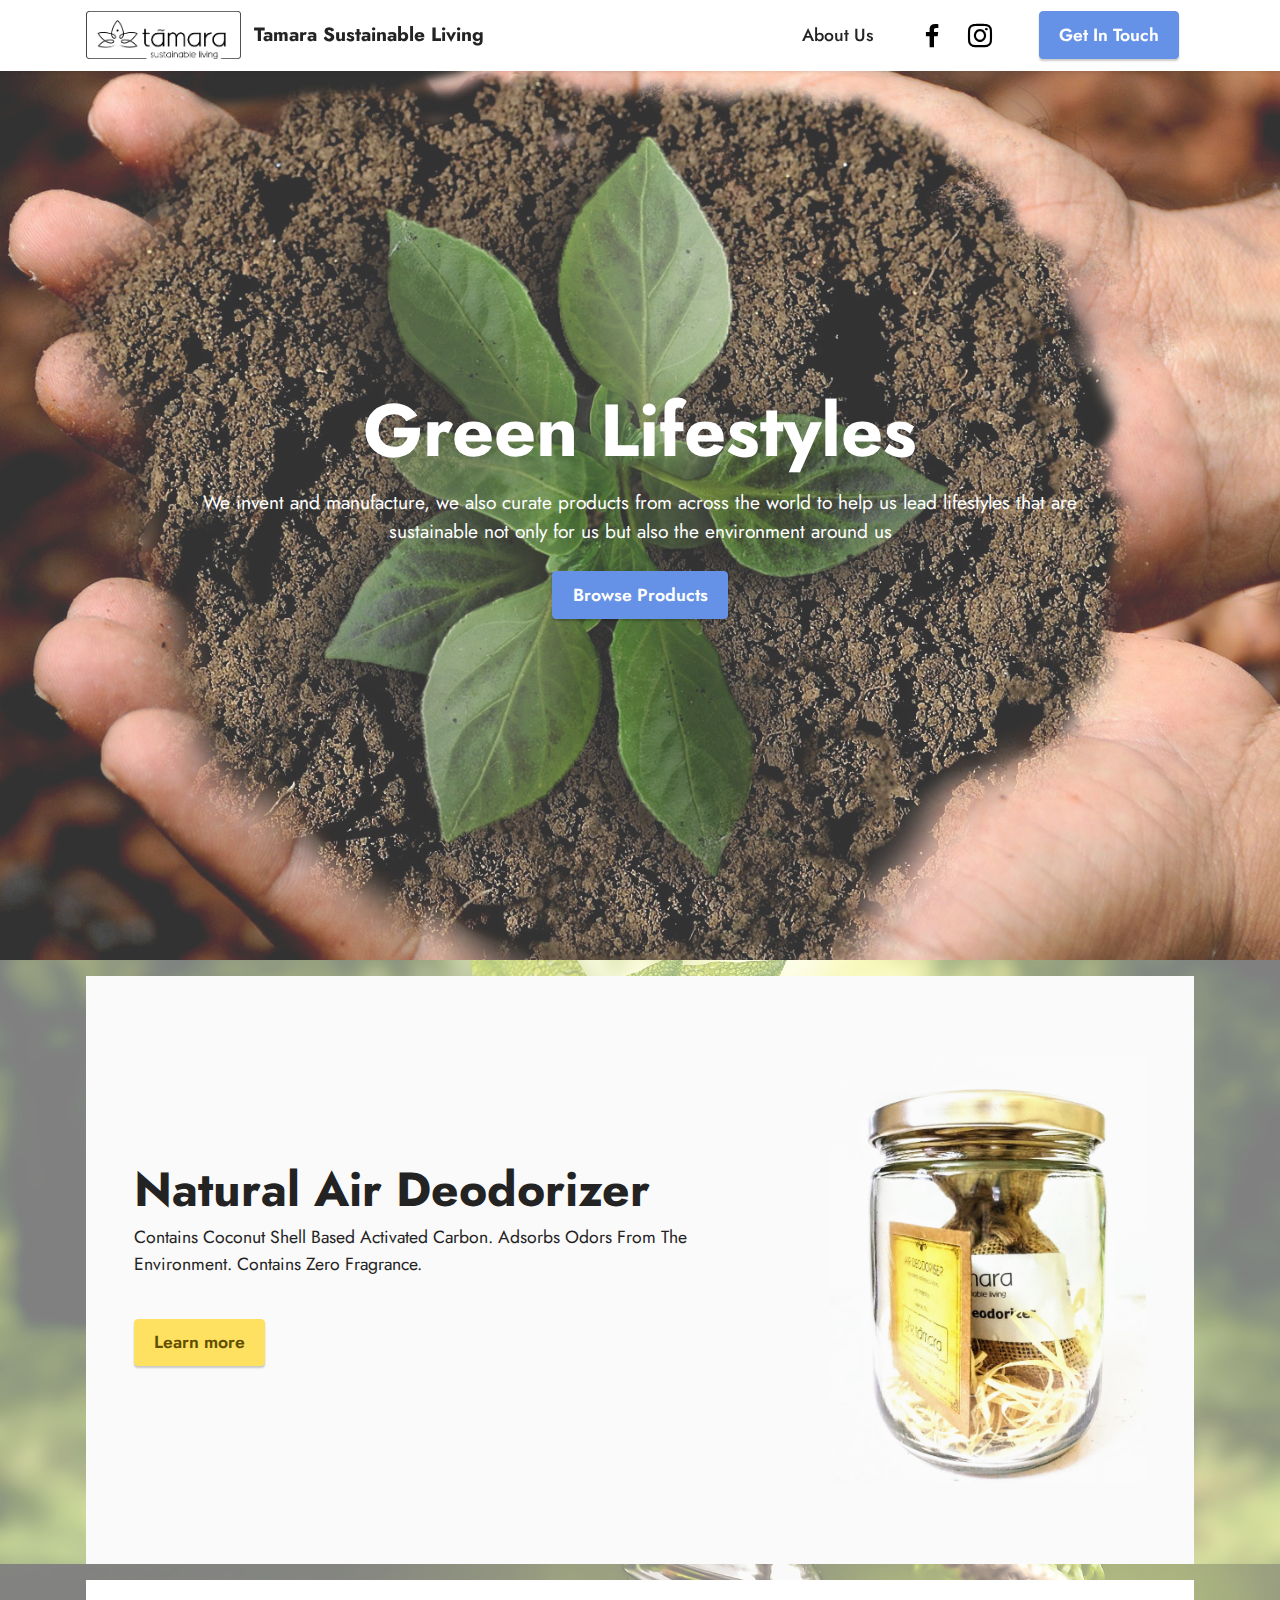
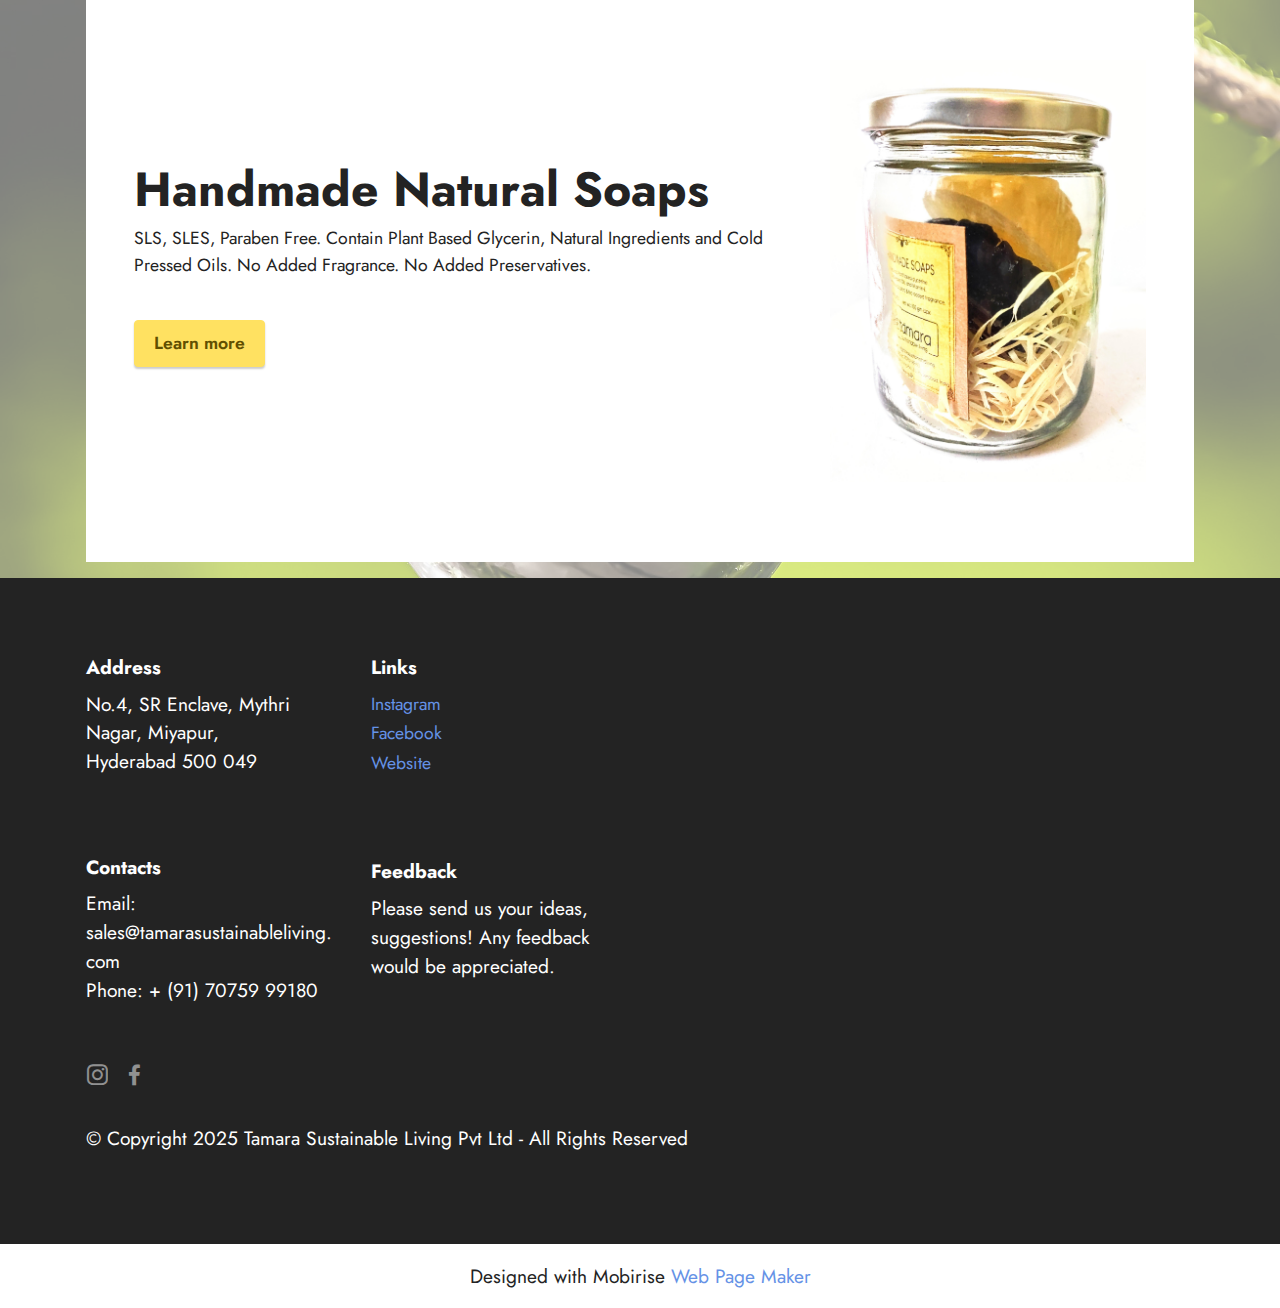
<file: index.html>
<!DOCTYPE html>
<html  >
<head>
  <!-- Site made with Mobirise Website Builder v5.6.13, https://mobirise.com -->
  <meta charset="UTF-8">
  <meta http-equiv="X-UA-Compatible" content="IE=edge">
  <meta name="generator" content="Mobirise v5.6.13, mobirise.com">
  <meta name="twitter:card" content="summary_large_image"/>
  <meta name="twitter:image:src" content="">
  <meta property="og:image" content="">
  <meta name="twitter:title" content="Tamara Sustainable Living">
  <meta name="viewport" content="width=device-width, initial-scale=1, minimum-scale=1">
  <link rel="shortcut icon" href="assets/images/1june2022-logo.png" type="image/x-icon">
  <meta name="description" content="Products for sustainable lifestyles">
  
  
  <title>Tamara Sustainable Living</title>
  <link rel="stylesheet" href="assets/bootstrap/css/bootstrap.min.css">
  <link rel="stylesheet" href="assets/bootstrap/css/bootstrap-grid.min.css">
  <link rel="stylesheet" href="assets/bootstrap/css/bootstrap-reboot.min.css">
  <link rel="stylesheet" href="assets/dropdown/css/style.css">
  <link rel="stylesheet" href="assets/socicon/css/styles.css">
  <link rel="stylesheet" href="assets/theme/css/style.css">
  <link rel="preload" href="https://fonts.googleapis.com/css?family=Jost:100,200,300,400,500,600,700,800,900,100i,200i,300i,400i,500i,600i,700i,800i,900i&display=swap" as="style" onload="this.onload=null;this.rel='stylesheet'">
  <noscript><link rel="stylesheet" href="https://fonts.googleapis.com/css?family=Jost:100,200,300,400,500,600,700,800,900,100i,200i,300i,400i,500i,600i,700i,800i,900i&display=swap"></noscript>
  <link rel="preload" as="style" href="assets/mobirise/css/mbr-additional.css"><link rel="stylesheet" href="assets/mobirise/css/mbr-additional.css" type="text/css">
  
  
  
  
</head>
<body>

<!-- Analytics -->
<!-- Google tag (gtag.js) -->
<script async src="https://www.googletagmanager.com/gtag/js?id=G-QPHDC0S735"></script>
<script>
  window.dataLayer = window.dataLayer || [];
  function gtag(){dataLayer.push(arguments);}
  gtag('js', new Date());

  gtag('config', 'G-QPHDC0S735');
</script>
<!-- /Analytics -->


  
  <section data-bs-version="5.1" class="menu menu2 cid-tkdRDjCgHW" once="menu" id="menu2-1">
    
    <nav class="navbar navbar-dropdown navbar-fixed-top navbar-expand-lg">
        <div class="container">
            <div class="navbar-brand">
                <span class="navbar-logo">
                    <a href="index.html#header18-8">
                        <img src="assets/images/1june2022-logo.png" alt="Mobirise Website Builder" style="height: 3rem;">
                    </a>
                </span>
                <span class="navbar-caption-wrap"><a class="navbar-caption text-black text-primary display-7" href="index.html#header18-8">Tamara Sustainable Living</a></span>
            </div>
            <button class="navbar-toggler" type="button" data-toggle="collapse" data-bs-toggle="collapse" data-target="#navbarSupportedContent" data-bs-target="#navbarSupportedContent" aria-controls="navbarNavAltMarkup" aria-expanded="false" aria-label="Toggle navigation">
                <div class="hamburger">
                    <span></span>
                    <span></span>
                    <span></span>
                    <span></span>
                </div>
            </button>
            <div class="collapse navbar-collapse" id="navbarSupportedContent">
                <ul class="navbar-nav nav-dropdown" data-app-modern-menu="true"><li class="nav-item"><a class="nav-link link text-black text-primary display-4" href="page3.html#header2-17">
                            About Us</a></li></ul>
                <div class="icons-menu">
                    <a class="iconfont-wrapper" href="https://facebook.com/tamarasustainableliving" target="_blank">
                        <span class="p-2 mbr-iconfont socicon-facebook socicon"></span>
                    </a>
                    <a class="iconfont-wrapper" href="https://instagram.com/tamarasustainableliving" target="_blank">
                        <span class="p-2 mbr-iconfont socicon-instagram socicon"></span>
                    </a>
                    
                    
                </div>
                <div class="navbar-buttons mbr-section-btn"><a class="btn btn-primary display-4" href="index.html#footer6-a">Get In Touch</a></div>
            </div>
        </div>
    </nav>
</section>

<section data-bs-version="5.1" class="header18 cid-tke2HuEKQz mbr-fullscreen" id="header18-8">

    

    
    <div class="mbr-overlay" style="opacity: 0.2; background-color: rgb(250, 250, 250);"></div>

    <div class="align-center container">
        <div class="row justify-content-center">
            <div class="col-12 col-lg-10">
                <h1 class="mbr-section-title mbr-fonts-style mbr-white mb-3 display-1"><strong>Green Lifestyles</strong></h1>
                
                <p class="mbr-text mbr-fonts-style mbr-white display-7">
                    We invent and manufacture, we also curate products from across the world to help us lead lifestyles that are sustainable not only for us but also the environment around us</p>
                <div class="mbr-section-btn mt-3"><a class="btn btn-primary display-4" href="index.html#features16-4">Browse Products</a></div>
            </div>
        </div>
    </div>
</section>

<section data-bs-version="5.1" class="features15 cid-tkdV9pWVuX" id="features16-4">

    

    
    <div class="mbr-overlay" style="opacity: 0.5; background-color: rgb(255, 255, 255);">
    </div>
    <div class="container">
        <div class="content-wrapper">
            <div class="row align-items-center">
                <div class="col-12 col-lg">
                    <div class="text-wrapper">
                        <h6 class="card-title mbr-fonts-style display-2">
                            <strong>Natural Air Deodorizer</strong></h6>
                        <p class="mbr-text mbr-fonts-style mb-4 display-4">
                            Contains Coconut Shell Based Activated Carbon. Adsorbs Odors From The Environment. Contains Zero Fragrance.</p>
                        <div class="mbr-section-btn mt-3"><a class="btn btn-warning display-4" href="page1.html#header9-e">Learn more</a></div>
                    </div>
                </div>
                <div class="col-12 col-lg-4">
                    <div class="image-wrapper">
                        <img src="assets/images/img-20221014-174159858.jpg" alt="Mobirise Website Builder">
                    </div>
                </div>
            </div>
        </div>
    </div>
</section>

<section data-bs-version="5.1" class="features15 cid-tkdVkixgId" id="features16-5">

    

    
    <div class="mbr-overlay" style="opacity: 0.5; background-color: rgb(255, 255, 255);">
    </div>
    <div class="container">
        <div class="content-wrapper">
            <div class="row align-items-center">
                <div class="col-12 col-lg">
                    <div class="text-wrapper">
                        <h6 class="card-title mbr-fonts-style display-2">
                            <strong>Handmade Natural Soaps</strong></h6>
                        <p class="mbr-text mbr-fonts-style mb-4 display-4">SLS, SLES, Paraben Free. Contain Plant Based Glycerin, Natural Ingredients and Cold Pressed Oils. No Added Fragrance. No Added Preservatives.</p>
                        <div class="mbr-section-btn mt-3"><a class="btn btn-warning display-4" href="page2.html#header1-18">Learn more</a></div>
                    </div>
                </div>
                <div class="col-12 col-lg-4">
                    <div class="image-wrapper">
                        <img src="assets/images/img-20221014-165956653.jpg" alt="Mobirise Website Builder">
                    </div>
                </div>
            </div>
        </div>
    </div>
</section>

<section data-bs-version="5.1" class="footer6 cid-tkeVUMjMqn" once="footers" id="footer6-a">

    

    

    <div class="container">
        <div class="row content mbr-white">
            <div class="col-12 col-md-3 mbr-fonts-style display-7">
                <h5 class="mbr-section-subtitle mbr-fonts-style mb-2 display-7">
                    <strong>Address</strong>
                </h5>
                <p class="mbr-text mbr-fonts-style display-7">No.4, SR Enclave, Mythri Nagar, Miyapur, <br>Hyderabad 500 049<br></p> <br>
                <h5 class="mbr-section-subtitle mbr-fonts-style mb-2 mt-4 display-7">
                    <strong>Contacts</strong>
                </h5>
                <p class="mbr-text mbr-fonts-style mb-4 display-7">
                    Email: sales@tamarasustainableliving.com<br>
                    Phone: + (91) 70759 99180<br><br></p>
            </div>
            <div class="col-12 col-md-3 mbr-fonts-style display-7">
                <h5 class="mbr-section-subtitle mbr-fonts-style mb-2 display-7">
                    <strong>Links</strong>
                </h5>
                <ul class="list mbr-fonts-style mb-4 display-4">
                    <li class="mbr-text item-wrap"><a class="text-primary" href="https://instagram.com/tamarasustainableliving">Instagram</a></li>
                    <li class="mbr-text item-wrap"><a class="text-primary" href="https://facebook.com/tamarasustainableliving">Facebook</a></li>
                    <li class="mbr-text item-wrap"><a class="text-primary" href="https://www.tamarasustainableliving.com">Website</a></li><li class="mbr-text item-wrap"><br></li>
                </ul>
                <h5 class="mbr-section-subtitle mbr-fonts-style mb-2 mt-5 display-7">
                    <strong>Feedback</strong>
                </h5>
                <p class="mbr-text mbr-fonts-style mb-4 display-7">
                    Please send us your ideas,&nbsp; suggestions! Any feedback would be appreciated.
                </p>
            </div>
            <div class="col-12 col-md-6">
                <div class="google-map"><iframe frameborder="0" style="border:0" src="https://www.google.com/maps/embed/v1/place?key=AIzaSyCZI5F_k6S1k46ujh0SNrapM89f7mJxd30&amp;q=Manjeera Pipeline Road, Hyderabad" allowfullscreen=""></iframe></div>
            </div>
            <div class="col-md-6">
                <div class="social-list align-left">
                    <div class="soc-item">
                        <a href="https://instagram.com/tamarasustainableliving" target="_blank">
                            <span class="mbr-iconfont mbr-iconfont-social socicon-instagram socicon"></span>
                        </a>
                    </div>
                    <div class="soc-item">
                        <a href="https://www.facebook.com/tamarasustainableliving" target="_blank">
                            <span class="mbr-iconfont mbr-iconfont-social socicon-facebook socicon"></span>
                        </a>
                    </div>
                    
                    
                    
                    
                </div>
            </div>
        </div>
        <div class="footer-lower">
            <div class="media-container-row">
                <div class="col-sm-12">
                    <hr>
                </div>
            </div>
            <div class="col-sm-12 copyright pl-0">
                <p class="mbr-text mbr-fonts-style mbr-white display-7">
                    © Copyright 2025 Tamara Sustainable Living Pvt Ltd - All Rights Reserved
                </p>
            </div>
        </div>
    </div>
</section><section class="display-7" style="padding: 0;align-items: center;justify-content: center;flex-wrap: wrap;    align-content: center;display: flex;position: relative;height: 4rem;"><a href="https://mobiri.se/516400" style="flex: 1 1;height: 4rem;position: absolute;width: 100%;z-index: 1;"><img alt="" style="height: 4rem;" src="[data-uri]"></a><p style="margin: 0;text-align: center;" class="display-7">Designed with Mobirise &#8204;</p><a style="z-index:1" href="https://mobirise.com/web-page-maker.html">Web Page Maker</a></section><script src="assets/bootstrap/js/bootstrap.bundle.min.js"></script>  <script src="assets/smoothscroll/smooth-scroll.js"></script>  <script src="assets/ytplayer/index.js"></script>  <script src="assets/dropdown/js/navbar-dropdown.js"></script>  <script src="assets/theme/js/script.js"></script>  
  
  
</body>
</html>
</file>
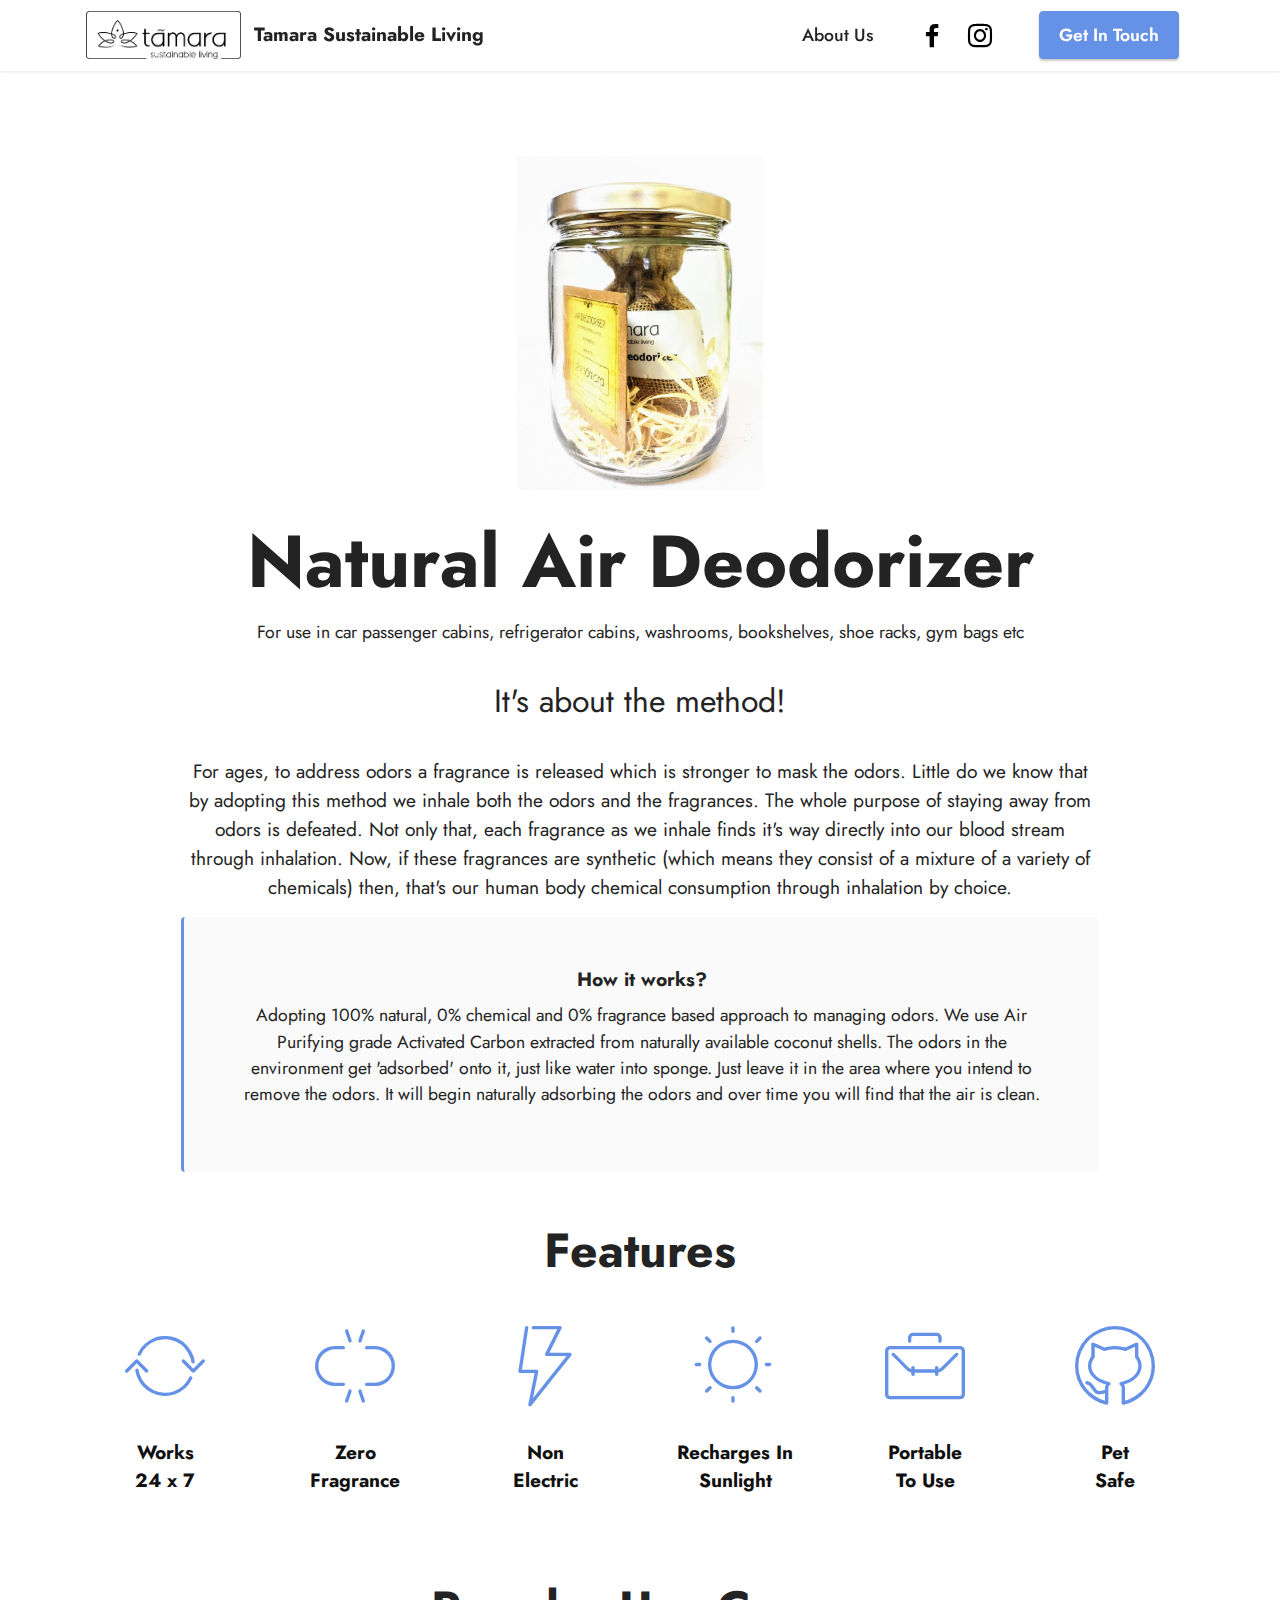
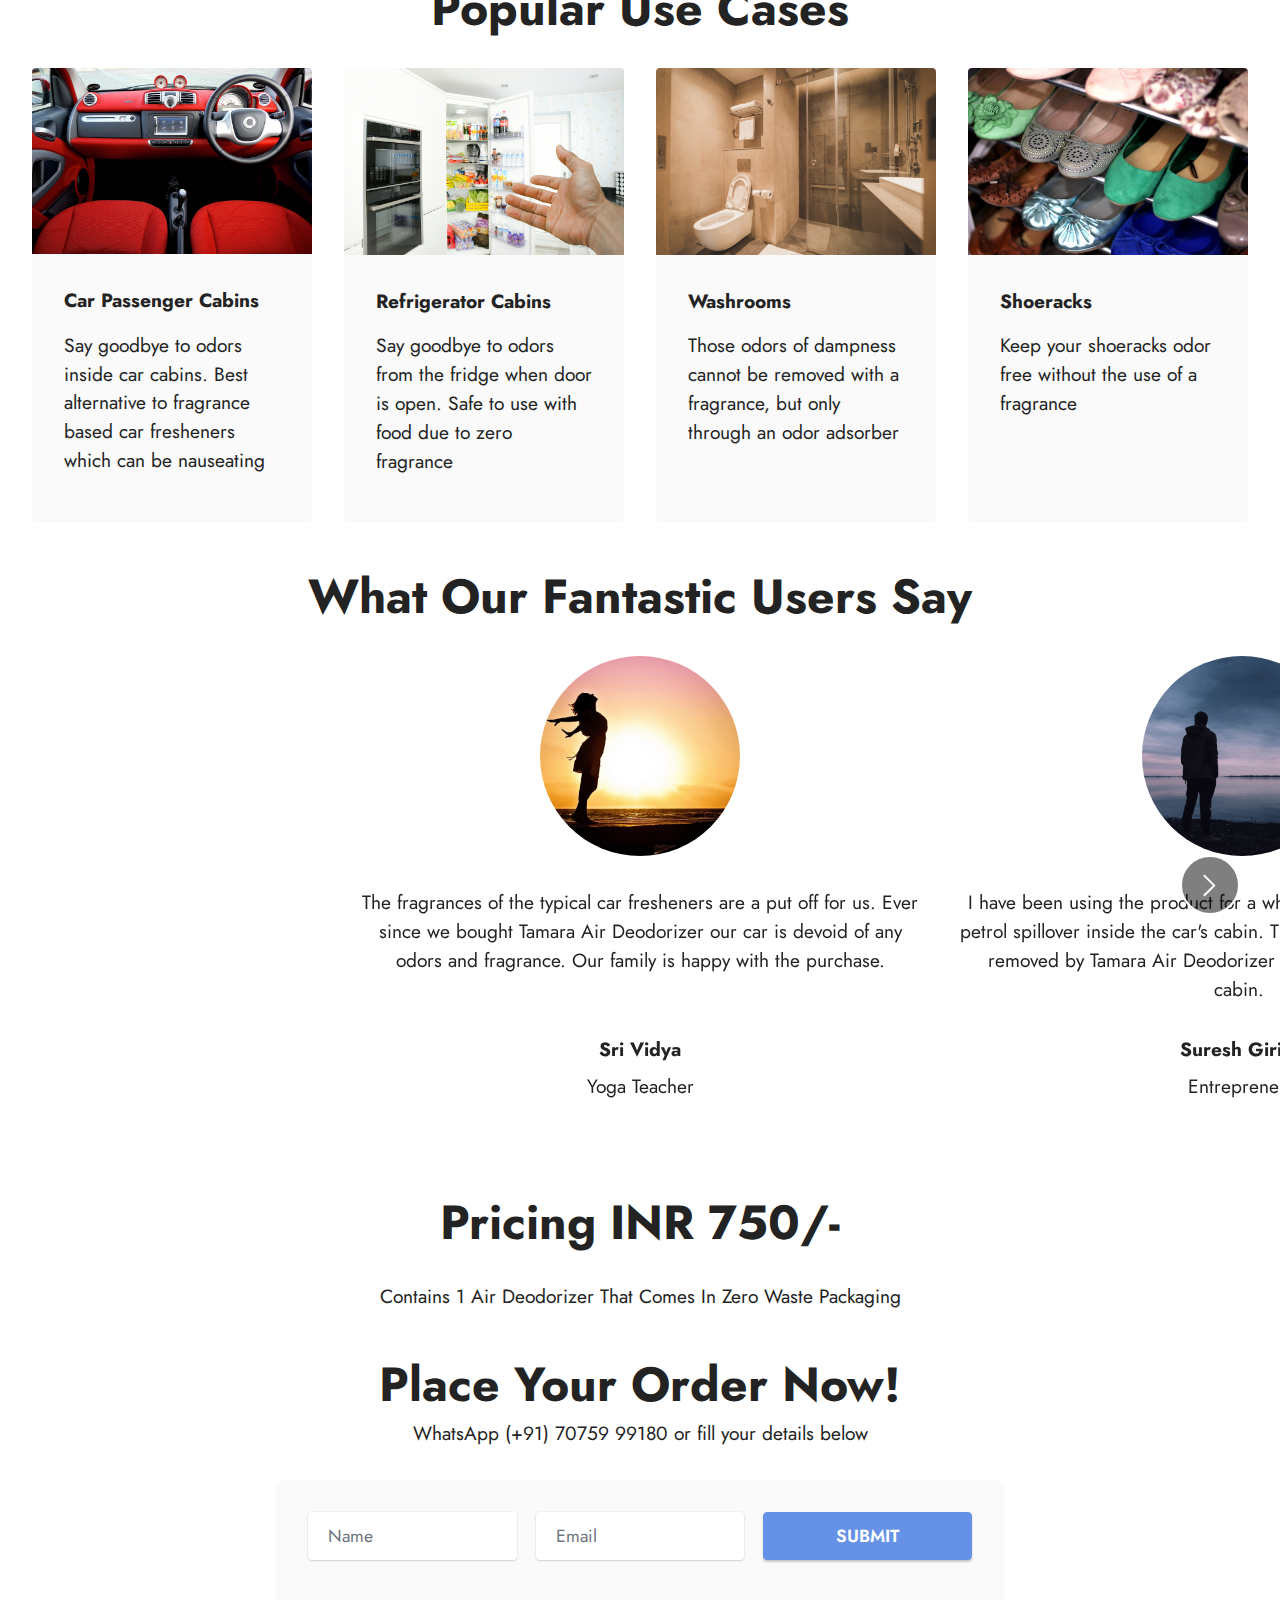
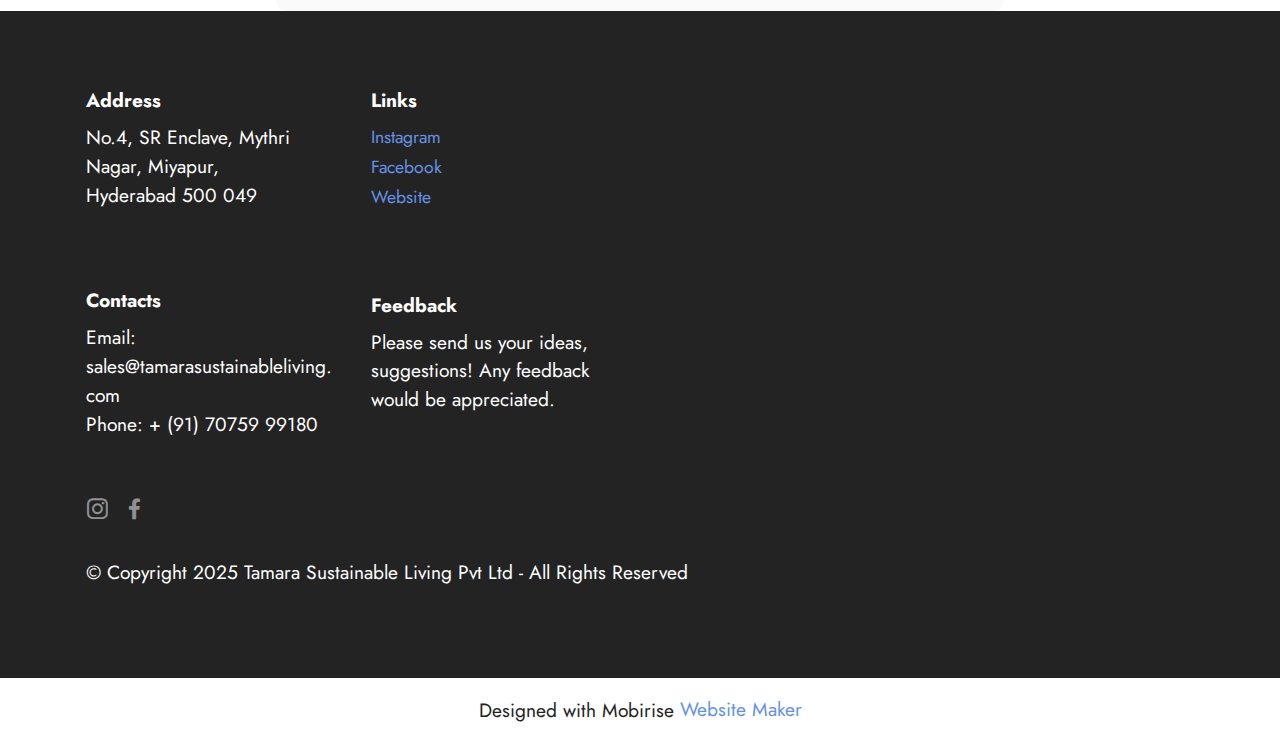
<file: page1.html>
<!DOCTYPE html>
<html  >
<head>
  <!-- Site made with Mobirise Website Builder v5.6.13, https://mobirise.com -->
  <meta charset="UTF-8">
  <meta http-equiv="X-UA-Compatible" content="IE=edge">
  <meta name="generator" content="Mobirise v5.6.13, mobirise.com">
  <meta name="twitter:card" content="summary_large_image"/>
  <meta name="twitter:image:src" content="">
  <meta property="og:image" content="">
  <meta name="twitter:title" content="Natural Air Deodorizer">
  <meta name="viewport" content="width=device-width, initial-scale=1, minimum-scale=1">
  <link rel="shortcut icon" href="assets/images/1june2022-logo.png" type="image/x-icon">
  <meta name="description" content="">
  
  
  <title>Natural Air Deodorizer</title>
  <link rel="stylesheet" href="assets/web/assets/mobirise-icons/mobirise-icons.css">
  <link rel="stylesheet" href="assets/web/assets/mobirise-icons2/mobirise2.css">
  <link rel="stylesheet" href="assets/bootstrap/css/bootstrap.min.css">
  <link rel="stylesheet" href="assets/bootstrap/css/bootstrap-grid.min.css">
  <link rel="stylesheet" href="assets/bootstrap/css/bootstrap-reboot.min.css">
  <link rel="stylesheet" href="assets/dropdown/css/style.css">
  <link rel="stylesheet" href="assets/socicon/css/styles.css">
  <link rel="stylesheet" href="assets/theme/css/style.css">
  <link rel="preload" href="https://fonts.googleapis.com/css?family=Jost:100,200,300,400,500,600,700,800,900,100i,200i,300i,400i,500i,600i,700i,800i,900i&display=swap" as="style" onload="this.onload=null;this.rel='stylesheet'">
  <noscript><link rel="stylesheet" href="https://fonts.googleapis.com/css?family=Jost:100,200,300,400,500,600,700,800,900,100i,200i,300i,400i,500i,600i,700i,800i,900i&display=swap"></noscript>
  <link rel="preload" as="style" href="assets/mobirise/css/mbr-additional.css"><link rel="stylesheet" href="assets/mobirise/css/mbr-additional.css" type="text/css">
  
  
  
  
</head>
<body>

<!-- Analytics -->
<!-- Google tag (gtag.js) -->
<script async src="https://www.googletagmanager.com/gtag/js?id=G-QPHDC0S735"></script>
<script>
  window.dataLayer = window.dataLayer || [];
  function gtag(){dataLayer.push(arguments);}
  gtag('js', new Date());

  gtag('config', 'G-QPHDC0S735');
</script>
<!-- /Analytics -->


  
  <section data-bs-version="5.1" class="menu menu2 cid-tkdRDjCgHW" once="menu" id="menu2-b">
    
    <nav class="navbar navbar-dropdown navbar-fixed-top navbar-expand-lg">
        <div class="container">
            <div class="navbar-brand">
                <span class="navbar-logo">
                    <a href="index.html#header18-8">
                        <img src="assets/images/1june2022-logo.png" alt="Mobirise Website Builder" style="height: 3rem;">
                    </a>
                </span>
                <span class="navbar-caption-wrap"><a class="navbar-caption text-black text-primary display-7" href="index.html#header18-8">Tamara Sustainable Living</a></span>
            </div>
            <button class="navbar-toggler" type="button" data-toggle="collapse" data-bs-toggle="collapse" data-target="#navbarSupportedContent" data-bs-target="#navbarSupportedContent" aria-controls="navbarNavAltMarkup" aria-expanded="false" aria-label="Toggle navigation">
                <div class="hamburger">
                    <span></span>
                    <span></span>
                    <span></span>
                    <span></span>
                </div>
            </button>
            <div class="collapse navbar-collapse" id="navbarSupportedContent">
                <ul class="navbar-nav nav-dropdown" data-app-modern-menu="true"><li class="nav-item"><a class="nav-link link text-black text-primary display-4" href="page3.html#header2-17">
                            About Us</a></li></ul>
                <div class="icons-menu">
                    <a class="iconfont-wrapper" href="https://facebook.com/tamarasustainableliving" target="_blank">
                        <span class="p-2 mbr-iconfont socicon-facebook socicon"></span>
                    </a>
                    <a class="iconfont-wrapper" href="https://instagram.com/tamarasustainableliving" target="_blank">
                        <span class="p-2 mbr-iconfont socicon-instagram socicon"></span>
                    </a>
                    
                    
                </div>
                <div class="navbar-buttons mbr-section-btn"><a class="btn btn-primary display-4" href="index.html#footer6-a">Get In Touch</a></div>
            </div>
        </div>
    </nav>
</section>

<section data-bs-version="5.1" class="header9 cid-tkeZH8jxpz" id="header9-e">

    

    
    

    <div class="text-center container">
        <div class="row justify-content-center">
            <div class="col-md-12 col-lg-9">
                <div class="image-wrap mb-4">
                    <img src="assets/images/img-20221014-174159858.jpg" alt="Mobirise Website Builder">
                </div>
                <h1 class="mbr-section-title mbr-fonts-style mb-3 display-1"><strong>Natural Air Deodorizer</strong></h1>
                <p class="mbr-text mbr-fonts-style display-4">For use in car passenger cabins, refrigerator cabins, washrooms, bookshelves, shoe racks, gym bags etc<br></p>
                
            </div>
        </div>
    </div>
</section>

<section data-bs-version="5.1" class="content5 cid-tkf0DPabEp" id="content5-f">
    
    <div class="container">
        <div class="row justify-content-center">
            <div class="col-md-12 col-lg-10">
                
                <h4 class="mbr-section-subtitle mbr-fonts-style mb-4 display-5">
                    It's about the method!</h4>
                <p class="mbr-text mbr-fonts-style display-7">
                    For ages, to address odors a fragrance is released which is stronger to mask the odors. Little do we know that by adopting this method we inhale both the odors and the fragrances. The whole purpose of staying away from odors is defeated. Not only that, each fragrance as we inhale finds it's way directly into our blood stream through inhalation. Now, if these fragrances are synthetic (which means they consist of a mixture of a variety of chemicals) then, that's our human body chemical consumption through inhalation by choice.</p>
            </div>
        </div>
    </div>
</section>

<section data-bs-version="5.1" class="content7 cid-tkf0GUDfl0" id="content7-g">
    
    <div class="container">
        <div class="row justify-content-center">
            <div class="col-12 col-md-10">
                <blockquote>
                <h5 class="mbr-section-title mbr-fonts-style mb-2 display-7"><strong>How it works?</strong></h5>
                <p class="mbr-text mbr-fonts-style display-4">Adopting 100% natural, 0% chemical and 0% fragrance based approach to managing odors. We use Air Purifying grade Activated Carbon extracted from naturally available coconut shells. The odors in the environment get 'adsorbed' onto it, just like water into sponge. Just leave it in the area where you intend to remove the odors. It will begin naturally adsorbing the odors and over time you will find that the air is clean.</p></blockquote>
            </div>
        </div>
    </div>
</section>

<section data-bs-version="5.1" class="features13 cid-tkf1JYf3kF" id="features14-h">
    

    
    
    <div class="container">
        <div class="row">
            <div class="col-12">
                <h3 class="mbr-section-title align-center mb-4 mbr-fonts-style display-2"><strong>Features</strong></h3>
            </div>
            <div class="card col-12 col-md-4 col-lg-2 p-3">
                <div class="card-wrapper">
                    <div class="card-box align-center">
                        <span class="mbr-iconfont mbri-update"></span>
                        <h4 class="card-title align-center mbr-black mbr-fonts-style display-7">
                            <strong>Works </strong><br><strong>24 x 7</strong></h4>
                    </div>
                </div>
            </div>
            <div class="card p-3 col-12 col-md-4 col-lg-2">
                <div class="card-wrapper">
                    <div class="card-box align-center">
                        <span class="mbr-iconfont mbri-unlink"></span>
                        <h4 class="card-title align-center mbr-black mbr-fonts-style display-7">
                            <strong>Zero </strong><br><strong>Fragrance</strong></h4>
                    </div>
                </div>
            </div>
            <div class="card p-3 col-12 col-md-4 col-lg-2">
                <div class="card-wrapper">
                    <div class="card-box align-center">
                        <span class="mbr-iconfont mbri-speed"></span>
                        <h4 class="card-title align-center mbr-black mbr-fonts-style display-7">
                            <strong>Non </strong><br><strong>Electric</strong></h4>
                    </div>
                </div>
            </div>
            <div class="card p-3 col-12 col-md-4 col-lg-2">
                <div class="card-wrapper">
                    <div class="card-box align-center">
                        <span class="mbr-iconfont mbri-sun"></span>
                        <h4 class="card-title align-center mbr-black mbr-fonts-style display-7">
                            <strong>Recharges In Sunlight</strong></h4>
                    </div>
                </div>
            </div>
            <div class="card p-3 col-12 col-md-4 col-lg-2">
                <div class="card-wrapper">
                    <div class="card-box align-center">
                        <span class="mbr-iconfont mbri-briefcase"></span>
                        <h4 class="card-title align-center mbr-black mbr-fonts-style display-7">
                            <strong>Portable </strong><br><strong>To Use</strong></h4>
                    </div>
                </div>
            </div>
            <div class="card p-3 col-12 col-md-4 col-lg-2">
                <div class="card-wrapper">
                    <div class="card-box align-center">
                        <span class="mbr-iconfont mbri-github"></span>
                        <h4 class="card-title align-center mbr-black mbr-fonts-style display-7">
                            <strong>Pet</strong><br><strong>Safe</strong></h4>
                    </div>
                </div>
            </div>
        </div>
    </div>
</section>

<section data-bs-version="5.1" class="gallery3 cid-tkovu3dgiP" id="gallery3-1b">
    
    
    <div class="container-fluid">
        <div class="mbr-section-head">
            <h4 class="mbr-section-title mbr-fonts-style align-center mb-0 display-2">
                <strong>Popular Use Cases</strong></h4>
            
        </div>
        <div class="row mt-4">
            <div class="item features-image сol-12 col-md-6 col-lg-3">
                <div class="item-wrapper">
                    <div class="item-img">
                        <img src="assets/images/mbr-18.jpg" alt="Mobirise Website Builder">
                    </div>
                    <div class="item-content">
                        <h5 class="item-title mbr-fonts-style display-7">
                            <strong>Car Passenger Cabins</strong></h5>
                        
                        <p class="mbr-text mbr-fonts-style mt-3 display-7">
                            Say goodbye to odors inside car cabins. Best alternative to fragrance based car fresheners which can be nauseating</p>
                    </div>
                    
                </div>
            </div>
            <div class="item features-image сol-12 col-md-6 col-lg-3">
                <div class="item-wrapper">
                    <div class="item-img">
                        <img src="assets/images/mbr-19.jpg" alt="Mobirise Website Builder">
                    </div>
                    <div class="item-content">
                        <h5 class="item-title mbr-fonts-style display-7">
                            <strong>Refrigerator Cabins</strong></h5>
                        
                        <p class="mbr-text mbr-fonts-style mt-3 display-7">
                            Say goodbye to odors from the fridge when door is open. Safe to use with food due to zero fragrance</p>
                    </div>
                    
                </div>
            </div>
            <div class="item features-image сol-12 col-md-6 col-lg-3">
                <div class="item-wrapper">
                    <div class="item-img">
                        <img src="assets/images/mbr-20.jpg" alt="Mobirise Website Builder">
                    </div>
                    <div class="item-content">
                        <h5 class="item-title mbr-fonts-style display-7">
                            <strong>Washrooms</strong></h5>
                        
                        <p class="mbr-text mbr-fonts-style mt-3 display-7">
                            Those odors of dampness cannot be removed with a fragrance, but only through an odor adsorber</p>
                    </div>
                    
                </div>
            </div>
            <div class="item features-image сol-12 col-md-6 col-lg-3">
                <div class="item-wrapper">
                    <div class="item-img">
                        <img src="assets/images/mbr-21.jpg" alt="Mobirise Website Builder" title="">
                    </div>
                    <div class="item-content">
                        <h5 class="item-title mbr-fonts-style display-7">
                            <strong>Shoeracks</strong></h5>
                        
                        <p class="mbr-text mbr-fonts-style mt-3 display-7">
                            Keep your shoeracks odor free without the use of a fragrance</p>
                    </div>
                    
                </div>
            </div>
        </div>
    </div>
</section>

<section data-bs-version="5.1" class="people5 mbr-embla cid-tkoFjG3cPm" id="people5-1c">

    

    
    

    <div class="position-relative text-center">
        <h3 class="mb-4 mbr-fonts-style display-2">
            <strong>What Our Fantastic Users Say</strong>
        </h3>

        <div class="embla" data-skip-snaps="true" data-align="center" data-auto-play="true" data-auto-play-interval="5" data-draggable="true">
            <div class="embla__viewport container-fluid">
                <div class="embla__container">
                    <div class="embla__slide slider-image item" style="margin-left: 1rem; margin-right: 1rem;">
                        <div class="user">
                            <div class="user_image">
                                <div class="item-wrapper position-relative">
                                    <img src="assets/images/mbr-16.jpg" alt="Mobirise Website Builder">
                                </div>
                            </div>
                            <div class="user_text mb-4">
                                <p class="mbr-fonts-style display-7">The fragrances of the typical car fresheners are a put off for us. Ever since we bought Tamara Air Deodorizer our car is devoid of any odors and fragrance. Our family is happy with the purchase.<br><br></p>
                            </div>
                            <div class="user_name mbr-fonts-style mb-2 display-7"><strong>Sri Vidya</strong></div>
                            <div class="user_desk mbr-fonts-style display-7">Yoga Teacher</div>
                        </div>
                    </div>
                    <div class="embla__slide slider-image item" style="margin-left: 1rem; margin-right: 1rem;">
                        <div class="user">
                            <div class="user_image">
                                <div class="item-wrapper position-relative">
                                    <img src="assets/images/mbr-17.jpg" alt="Mobirise Website Builder">
                                </div>
                            </div>
                            <div class="user_text mb-4">
                                <p class="mbr-fonts-style display-7">I have been using the product for a while, once a friend's car had a petrol spillover inside the car's cabin. This strong odor was effectively removed by&nbsp;Tamara Air Deodorizer when I placed it inside the cabin.&nbsp;</p>
                            </div>
                            <div class="user_name mbr-fonts-style mb-2 display-7">
                                <strong>Suresh Giriraj</strong></div>
                            <div class="user_desk mbr-fonts-style display-7">Entrepreneur</div>
                        </div>
                    </div>
                    <div class="embla__slide slider-image item" style="margin-left: 1rem; margin-right: 1rem;">
                        <div class="user">
                            <div class="user_image">
                                <div class="item-wrapper position-relative">
                                    <img src="assets/images/mbr-16.jpg" alt="Mobirise Website Builder">
                                </div>
                            </div>
                            <div class="user_text mb-4">
                                <p class="mbr-fonts-style display-7">
                                    I use Tamara Air Deodorizer inside the refrigerator. Since it is fragrance free, it is safe to use with foods. It keeps my fridge odor free. When I open the fridge door, it smells fresh without odors.<br><br></p>
                            </div>
                            <div class="user_name mbr-fonts-style mb-2 display-7"><strong>Sarayu Devi</strong></div>
                            <div class="user_desk mbr-fonts-style display-7">
                                Home Maker</div>
                        </div>
                    </div>
                </div>
            </div>
            <button class="embla__button embla__button--prev">
                <span class="mobi-mbri mobi-mbri-arrow-prev mbr-iconfont" aria-hidden="true"></span>
                <span class="sr-only visually-hidden visually-hidden">Previous</span>
            </button>
            <button class="embla__button embla__button--next">
                <span class="mobi-mbri mobi-mbri-arrow-next mbr-iconfont" aria-hidden="true"></span>
                <span class="sr-only visually-hidden visually-hidden">Next</span>
            </button>
        </div>
    </div>
</section>

<section data-bs-version="5.1" class="content4 cid-tkiP1No6ZE" id="content4-1a">
    

    
    
    <div class="container">
        <div class="row justify-content-center">
            <div class="title col-md-12 col-lg-10">
                <h3 class="mbr-section-title mbr-fonts-style align-center mb-4 display-2">
                    <strong>Pricing INR 750/-</strong></h3>
                <h4 class="mbr-section-subtitle align-center mbr-fonts-style mb-4 display-7">Contains 1 Air Deodorizer That Comes In Zero Waste Packaging</h4>
                
            </div>
        </div>
    </div>
</section>

<section data-bs-version="5.1" class="form9 cid-tkf6bEcqu0" id="form9-n">
    
    
    <div class="container">
        <div class="mbr-section-head">
            <h3 class="mbr-section-title mbr-fonts-style align-center mb-0 display-2"><strong>Place Your Order Now!</strong></h3>
            <h4 class="mbr-section-subtitle mbr-fonts-style align-center mb-0 mt-2 display-7">WhatsApp (+91) 70759 99180 or fill your details below</h4>
        </div>
        <div class="row justify-content-center mt-4">
            <div class="col-lg-8 mx-auto mbr-form" data-form-type="formoid">
                <form action="https://mobirise.eu/" method="POST" class="mbr-form form-with-styler mx-auto" data-form-title="Form Name"><input type="hidden" name="email" data-form-email="true" value="U+edE74Xk4xJvWMYkIKmdZ/OOgvI6A8gzWM2D5vENsOQsyN8ailDHZYYNs6ttshphSgyI0D+GehJg9CZq6NrOw2JvX5dLxsTpMnEUJFnbhTsKuC3vFuP0+EuyXfE25xH">
                    <div class="row">
                        <div hidden="hidden" data-form-alert="" class="alert alert-success col-12">Thanks for your interest! We will get back to you.</div>
                        <div hidden="hidden" data-form-alert-danger="" class="alert alert-danger col-12">Oops...! some problem!</div>
                    </div>
                    <div class="dragArea row">
                        <div class="col-lg-12">
                            
                        </div>
                        <div class="col-lg-4 col-md-12 col-sm-12 form-group mb-3" data-for="name">
                            <input type="text" name="name" placeholder="Name" data-form-field="name" class="form-control" value="" id="name-form9-n">
                        </div>
                        <div data-for="email" class="col-lg-4 col-md-12 col-sm-12 form-group mb-3">
                            <input type="email" name="email" placeholder="Email" data-form-field="email" class="form-control" value="" id="email-form9-n">
                        </div>
                        <div class="col-lg-4 col-md-12 col-sm-12 mbr-section-btn align-center"><button type="submit" class="btn btn-primary display-4">SUBMIT</button></div>
                    </div>
                </form>
            </div>
        </div>
    </div>
</section>

<section data-bs-version="5.1" class="footer6 cid-tkeVUMjMqn" once="footers" id="footer6-c">

    

    

    <div class="container">
        <div class="row content mbr-white">
            <div class="col-12 col-md-3 mbr-fonts-style display-7">
                <h5 class="mbr-section-subtitle mbr-fonts-style mb-2 display-7">
                    <strong>Address</strong>
                </h5>
                <p class="mbr-text mbr-fonts-style display-7">No.4, SR Enclave, Mythri Nagar, Miyapur, <br>Hyderabad 500 049<br></p> <br>
                <h5 class="mbr-section-subtitle mbr-fonts-style mb-2 mt-4 display-7">
                    <strong>Contacts</strong>
                </h5>
                <p class="mbr-text mbr-fonts-style mb-4 display-7">
                    Email: sales@tamarasustainableliving.com<br>
                    Phone: + (91) 70759 99180<br><br></p>
            </div>
            <div class="col-12 col-md-3 mbr-fonts-style display-7">
                <h5 class="mbr-section-subtitle mbr-fonts-style mb-2 display-7">
                    <strong>Links</strong>
                </h5>
                <ul class="list mbr-fonts-style mb-4 display-4">
                    <li class="mbr-text item-wrap"><a class="text-primary" href="https://instagram.com/tamarasustainableliving">Instagram</a></li>
                    <li class="mbr-text item-wrap"><a class="text-primary" href="https://facebook.com/tamarasustainableliving">Facebook</a></li>
                    <li class="mbr-text item-wrap"><a class="text-primary" href="https://www.tamarasustainableliving.com">Website</a></li><li class="mbr-text item-wrap"><br></li>
                </ul>
                <h5 class="mbr-section-subtitle mbr-fonts-style mb-2 mt-5 display-7">
                    <strong>Feedback</strong>
                </h5>
                <p class="mbr-text mbr-fonts-style mb-4 display-7">
                    Please send us your ideas,&nbsp; suggestions! Any feedback would be appreciated.
                </p>
            </div>
            <div class="col-12 col-md-6">
                <div class="google-map"><iframe frameborder="0" style="border:0" src="https://www.google.com/maps/embed/v1/place?key=AIzaSyCZI5F_k6S1k46ujh0SNrapM89f7mJxd30&amp;q=Manjeera Pipeline Road, Hyderabad" allowfullscreen=""></iframe></div>
            </div>
            <div class="col-md-6">
                <div class="social-list align-left">
                    <div class="soc-item">
                        <a href="https://instagram.com/tamarasustainableliving" target="_blank">
                            <span class="mbr-iconfont mbr-iconfont-social socicon-instagram socicon"></span>
                        </a>
                    </div>
                    <div class="soc-item">
                        <a href="https://www.facebook.com/tamarasustainableliving" target="_blank">
                            <span class="mbr-iconfont mbr-iconfont-social socicon-facebook socicon"></span>
                        </a>
                    </div>
                    
                    
                    
                    
                </div>
            </div>
        </div>
        <div class="footer-lower">
            <div class="media-container-row">
                <div class="col-sm-12">
                    <hr>
                </div>
            </div>
            <div class="col-sm-12 copyright pl-0">
                <p class="mbr-text mbr-fonts-style mbr-white display-7">
                    © Copyright 2025 Tamara Sustainable Living Pvt Ltd - All Rights Reserved
                </p>
            </div>
        </div>
    </div>
</section><section class="display-7" style="padding: 0;align-items: center;justify-content: center;flex-wrap: wrap;    align-content: center;display: flex;position: relative;height: 4rem;"><a href="https://mobiri.se/516400" style="flex: 1 1;height: 4rem;position: absolute;width: 100%;z-index: 1;"><img alt="" style="height: 4rem;" src="[data-uri]"></a><p style="margin: 0;text-align: center;" class="display-7">Designed with Mobirise &#8204;</p><a style="z-index:1" href="https://mobirise.com/website-maker.html">Website Maker</a></section><script src="assets/bootstrap/js/bootstrap.bundle.min.js"></script>  <script src="assets/smoothscroll/smooth-scroll.js"></script>  <script src="assets/ytplayer/index.js"></script>  <script src="assets/embla/embla.min.js"></script>  <script src="assets/embla/script.js"></script>  <script src="assets/dropdown/js/navbar-dropdown.js"></script>  <script src="assets/theme/js/script.js"></script>  <script src="assets/formoid/formoid.min.js"></script>  
  
  
</body>
</html>
</file>
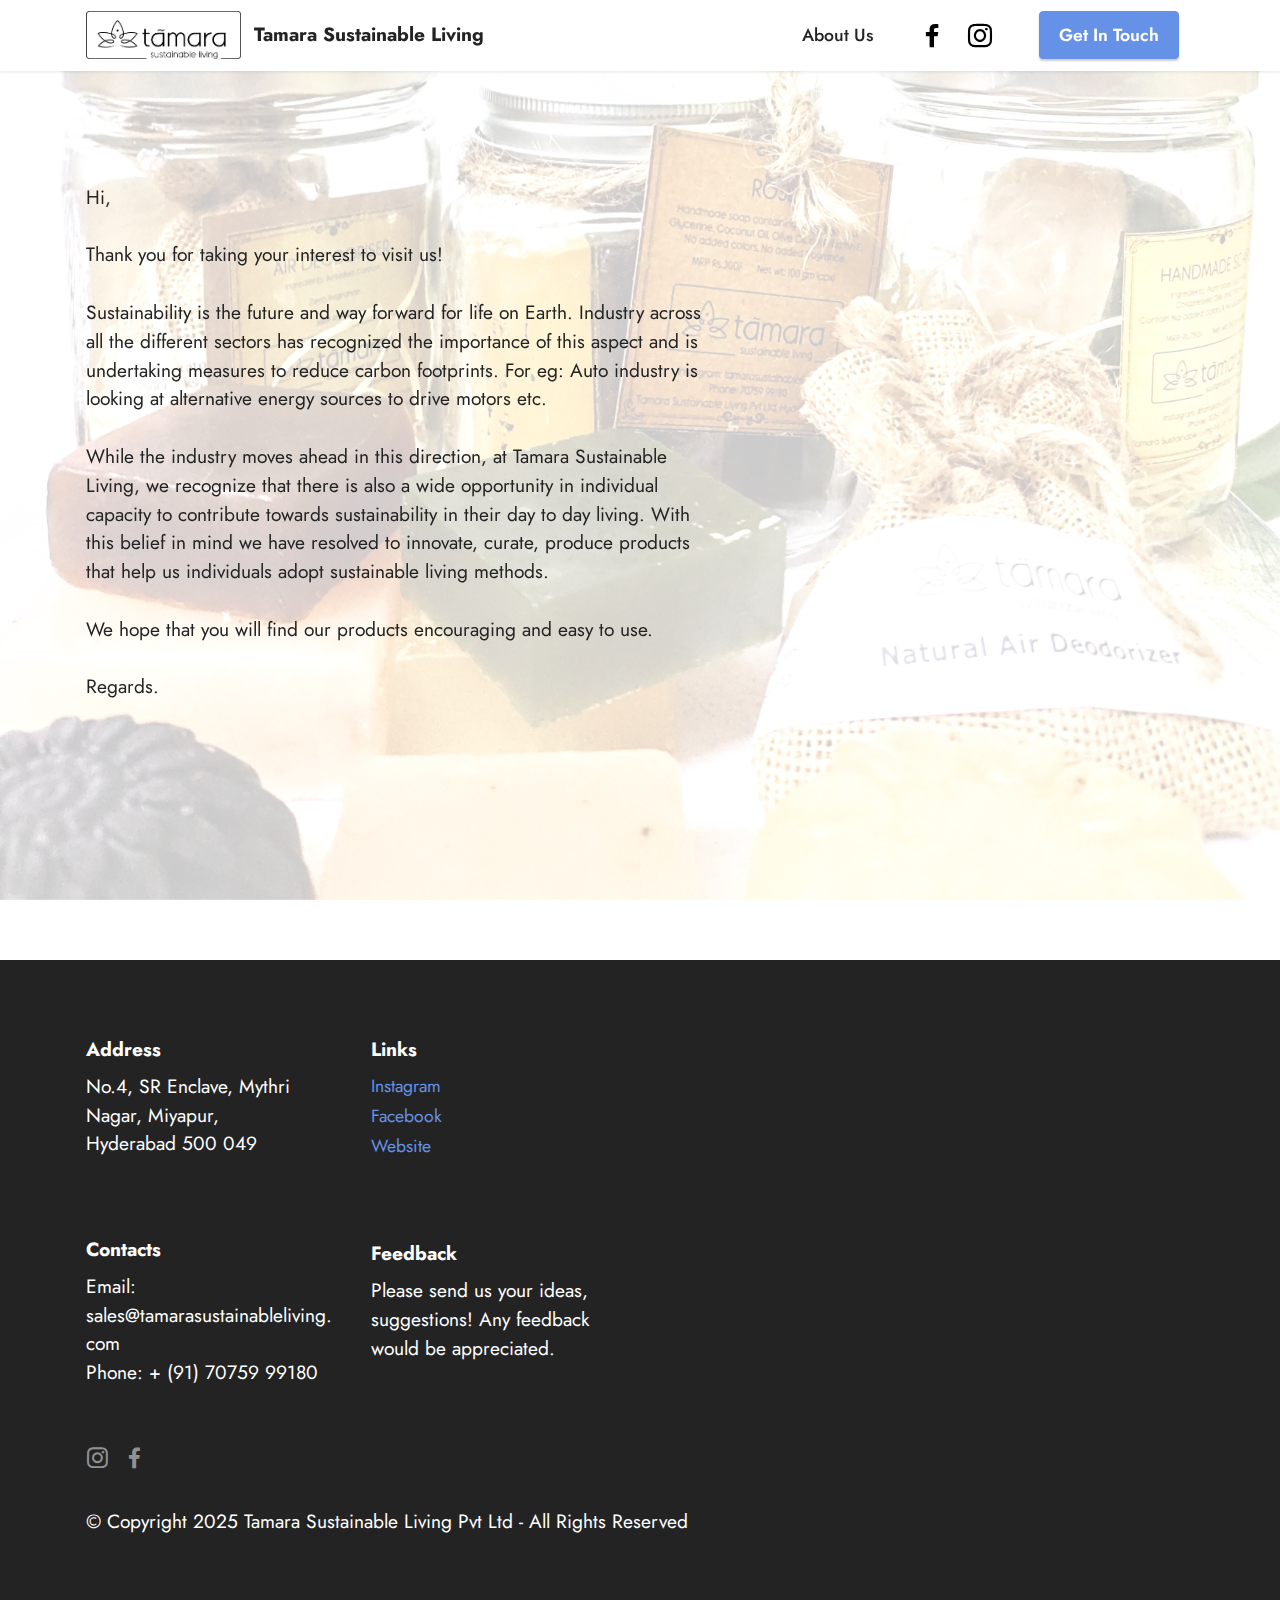
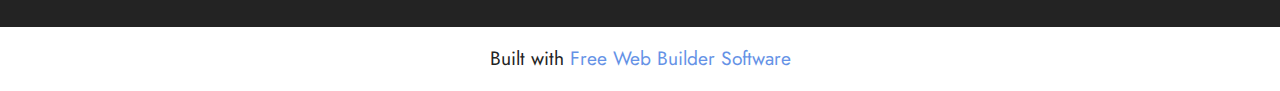
<file: page3.html>
<!DOCTYPE html>
<html  >
<head>
  <!-- Site made with Mobirise Website Builder v5.6.13, https://mobirise.com -->
  <meta charset="UTF-8">
  <meta http-equiv="X-UA-Compatible" content="IE=edge">
  <meta name="generator" content="Mobirise v5.6.13, mobirise.com">
  <meta name="twitter:card" content="summary_large_image"/>
  <meta name="twitter:image:src" content="">
  <meta property="og:image" content="">
  <meta name="twitter:title" content="About Us">
  <meta name="viewport" content="width=device-width, initial-scale=1, minimum-scale=1">
  <link rel="shortcut icon" href="assets/images/1june2022-logo.png" type="image/x-icon">
  <meta name="description" content="">
  
  
  <title>About Us</title>
  <link rel="stylesheet" href="assets/bootstrap/css/bootstrap.min.css">
  <link rel="stylesheet" href="assets/bootstrap/css/bootstrap-grid.min.css">
  <link rel="stylesheet" href="assets/bootstrap/css/bootstrap-reboot.min.css">
  <link rel="stylesheet" href="assets/parallax/jarallax.css">
  <link rel="stylesheet" href="assets/dropdown/css/style.css">
  <link rel="stylesheet" href="assets/socicon/css/styles.css">
  <link rel="stylesheet" href="assets/theme/css/style.css">
  <link rel="preload" href="https://fonts.googleapis.com/css?family=Jost:100,200,300,400,500,600,700,800,900,100i,200i,300i,400i,500i,600i,700i,800i,900i&display=swap" as="style" onload="this.onload=null;this.rel='stylesheet'">
  <noscript><link rel="stylesheet" href="https://fonts.googleapis.com/css?family=Jost:100,200,300,400,500,600,700,800,900,100i,200i,300i,400i,500i,600i,700i,800i,900i&display=swap"></noscript>
  <link rel="preload" as="style" href="assets/mobirise/css/mbr-additional.css"><link rel="stylesheet" href="assets/mobirise/css/mbr-additional.css" type="text/css">
  
  
  
  
</head>
<body>

<!-- Analytics -->
<!-- Google tag (gtag.js) -->
<script async src="https://www.googletagmanager.com/gtag/js?id=G-QPHDC0S735"></script>
<script>
  window.dataLayer = window.dataLayer || [];
  function gtag(){dataLayer.push(arguments);}
  gtag('js', new Date());

  gtag('config', 'G-QPHDC0S735');
</script>
<!-- /Analytics -->


  
  <section data-bs-version="5.1" class="header2 cid-tkhEHWZyC7 mbr-fullscreen mbr-parallax-background" id="header2-17">

    

    
    <div class="mbr-overlay" style="opacity: 0.8; background-color: rgb(255, 255, 255);"></div>

    <div class="container">
        <div class="row">
            <div class="col-12 col-lg-7">
                
                
                <p class="mbr-text mbr-fonts-style display-7">Hi,<br><br>Thank you for taking your interest to visit us!<br><br>Sustainability is the future and way forward for life on Earth. Industry across all the different sectors has recognized the importance of this aspect and is undertaking measures to reduce carbon footprints. For eg: Auto industry is looking at alternative energy sources to drive motors etc. 
<br>
<br>While the industry moves ahead in this direction, at Tamara Sustainable Living, we recognize that there is also a wide opportunity in individual capacity to contribute towards sustainability in their day to day living. With this belief in mind we have resolved to innovate, curate, produce products that help us individuals adopt sustainable living methods.
<br>
<br>We hope that you will find our products encouraging and easy to use.
<br>
<br>Regards.</p>
                
            </div>
        </div>
    </div>
</section>

<section data-bs-version="5.1" class="menu menu2 cid-tkdRDjCgHW" once="menu" id="menu2-15">
    
    <nav class="navbar navbar-dropdown navbar-fixed-top navbar-expand-lg">
        <div class="container">
            <div class="navbar-brand">
                <span class="navbar-logo">
                    <a href="index.html#header18-8">
                        <img src="assets/images/1june2022-logo.png" alt="Mobirise Website Builder" style="height: 3rem;">
                    </a>
                </span>
                <span class="navbar-caption-wrap"><a class="navbar-caption text-black text-primary display-7" href="index.html#header18-8">Tamara Sustainable Living</a></span>
            </div>
            <button class="navbar-toggler" type="button" data-toggle="collapse" data-bs-toggle="collapse" data-target="#navbarSupportedContent" data-bs-target="#navbarSupportedContent" aria-controls="navbarNavAltMarkup" aria-expanded="false" aria-label="Toggle navigation">
                <div class="hamburger">
                    <span></span>
                    <span></span>
                    <span></span>
                    <span></span>
                </div>
            </button>
            <div class="collapse navbar-collapse" id="navbarSupportedContent">
                <ul class="navbar-nav nav-dropdown" data-app-modern-menu="true"><li class="nav-item"><a class="nav-link link text-black text-primary display-4" href="page3.html#header2-17">
                            About Us</a></li></ul>
                <div class="icons-menu">
                    <a class="iconfont-wrapper" href="https://facebook.com/tamarasustainableliving" target="_blank">
                        <span class="p-2 mbr-iconfont socicon-facebook socicon"></span>
                    </a>
                    <a class="iconfont-wrapper" href="https://instagram.com/tamarasustainableliving" target="_blank">
                        <span class="p-2 mbr-iconfont socicon-instagram socicon"></span>
                    </a>
                    
                    
                </div>
                <div class="navbar-buttons mbr-section-btn"><a class="btn btn-primary display-4" href="index.html#footer6-a">Get In Touch</a></div>
            </div>
        </div>
    </nav>
</section>

<section data-bs-version="5.1" class="footer6 cid-tkeVUMjMqn" once="footers" id="footer6-16">

    

    

    <div class="container">
        <div class="row content mbr-white">
            <div class="col-12 col-md-3 mbr-fonts-style display-7">
                <h5 class="mbr-section-subtitle mbr-fonts-style mb-2 display-7">
                    <strong>Address</strong>
                </h5>
                <p class="mbr-text mbr-fonts-style display-7">No.4, SR Enclave, Mythri Nagar, Miyapur, <br>Hyderabad 500 049<br></p> <br>
                <h5 class="mbr-section-subtitle mbr-fonts-style mb-2 mt-4 display-7">
                    <strong>Contacts</strong>
                </h5>
                <p class="mbr-text mbr-fonts-style mb-4 display-7">
                    Email: sales@tamarasustainableliving.com<br>
                    Phone: + (91) 70759 99180<br><br></p>
            </div>
            <div class="col-12 col-md-3 mbr-fonts-style display-7">
                <h5 class="mbr-section-subtitle mbr-fonts-style mb-2 display-7">
                    <strong>Links</strong>
                </h5>
                <ul class="list mbr-fonts-style mb-4 display-4">
                    <li class="mbr-text item-wrap"><a class="text-primary" href="https://instagram.com/tamarasustainableliving">Instagram</a></li>
                    <li class="mbr-text item-wrap"><a class="text-primary" href="https://facebook.com/tamarasustainableliving">Facebook</a></li>
                    <li class="mbr-text item-wrap"><a class="text-primary" href="https://www.tamarasustainableliving.com">Website</a></li><li class="mbr-text item-wrap"><br></li>
                </ul>
                <h5 class="mbr-section-subtitle mbr-fonts-style mb-2 mt-5 display-7">
                    <strong>Feedback</strong>
                </h5>
                <p class="mbr-text mbr-fonts-style mb-4 display-7">
                    Please send us your ideas,&nbsp; suggestions! Any feedback would be appreciated.
                </p>
            </div>
            <div class="col-12 col-md-6">
                <div class="google-map"><iframe frameborder="0" style="border:0" src="https://www.google.com/maps/embed/v1/place?key=AIzaSyCZI5F_k6S1k46ujh0SNrapM89f7mJxd30&amp;q=Manjeera Pipeline Road, Hyderabad" allowfullscreen=""></iframe></div>
            </div>
            <div class="col-md-6">
                <div class="social-list align-left">
                    <div class="soc-item">
                        <a href="https://instagram.com/tamarasustainableliving" target="_blank">
                            <span class="mbr-iconfont mbr-iconfont-social socicon-instagram socicon"></span>
                        </a>
                    </div>
                    <div class="soc-item">
                        <a href="https://www.facebook.com/tamarasustainableliving" target="_blank">
                            <span class="mbr-iconfont mbr-iconfont-social socicon-facebook socicon"></span>
                        </a>
                    </div>
                    
                    
                    
                    
                </div>
            </div>
        </div>
        <div class="footer-lower">
            <div class="media-container-row">
                <div class="col-sm-12">
                    <hr>
                </div>
            </div>
            <div class="col-sm-12 copyright pl-0">
                <p class="mbr-text mbr-fonts-style mbr-white display-7">
                    © Copyright 2025 Tamara Sustainable Living Pvt Ltd - All Rights Reserved
                </p>
            </div>
        </div>
    </div>
</section><section class="display-7" style="padding: 0;align-items: center;justify-content: center;flex-wrap: wrap;    align-content: center;display: flex;position: relative;height: 4rem;"><a href="https://mobiri.se/516400" style="flex: 1 1;height: 4rem;position: absolute;width: 100%;z-index: 1;"><img alt="" style="height: 4rem;" src="[data-uri]"></a><p style="margin: 0;text-align: center;" class="display-7">Built with &#8204;</p><a style="z-index:1" href="https://mobirise.com"> Free Web  Builder Software</a></section><script src="assets/bootstrap/js/bootstrap.bundle.min.js"></script>  <script src="assets/parallax/jarallax.js"></script>  <script src="assets/smoothscroll/smooth-scroll.js"></script>  <script src="assets/ytplayer/index.js"></script>  <script src="assets/dropdown/js/navbar-dropdown.js"></script>  <script src="assets/theme/js/script.js"></script>  
  
  
</body>
</html>
</file>
<file: assets/dropdown/css/style.css>
.navbar-dropdown {
  left: 0;
  padding: 0;
  position: absolute;
  right: 0;
  top: 0;
  transition: all 0.45s ease;
  z-index: 1030;
  background: #282828; }
  .navbar-dropdown .navbar-logo {
    margin-right: 0.8rem;
    transition: margin 0.3s ease-in-out;
    vertical-align: middle; }
    .navbar-dropdown .navbar-logo img {
      height: 3.125rem;
      transition: all 0.3s ease-in-out; }
    .navbar-dropdown .navbar-logo.mbr-iconfont {
      font-size: 3.125rem;
      line-height: 3.125rem; }
  .navbar-dropdown .navbar-caption {
    font-weight: 700;
    white-space: normal;
    vertical-align: -4px;
    line-height: 3.125rem !important; }
    .navbar-dropdown .navbar-caption, .navbar-dropdown .navbar-caption:hover {
      color: inherit;
      text-decoration: none; }
  .navbar-dropdown .mbr-iconfont + .navbar-caption {
    vertical-align: -1px; }
  .navbar-dropdown.navbar-fixed-top {
    position: fixed; }
  .navbar-dropdown .navbar-brand span {
    vertical-align: -4px; }
  .navbar-dropdown.bg-color.transparent {
    background: none; }
  .navbar-dropdown.navbar-short .navbar-brand {
    padding: 0.625rem 0; }
    .navbar-dropdown.navbar-short .navbar-brand span {
      vertical-align: -1px; }
  .navbar-dropdown.navbar-short .navbar-caption {
    line-height: 2.375rem !important;
    vertical-align: -2px; }
  .navbar-dropdown.navbar-short .navbar-logo {
    margin-right: 0.5rem; }
    .navbar-dropdown.navbar-short .navbar-logo img {
      height: 2.375rem; }
    .navbar-dropdown.navbar-short .navbar-logo.mbr-iconfont {
      font-size: 2.375rem;
      line-height: 2.375rem; }
  .navbar-dropdown.navbar-short .mbr-table-cell {
    height: 3.625rem; }
  .navbar-dropdown .navbar-close {
    left: 0.6875rem;
    position: fixed;
    top: 0.75rem;
    z-index: 1000; }
  .navbar-dropdown .hamburger-icon {
    content: "";
    display: inline-block;
    vertical-align: middle;
    width: 16px;
    -webkit-box-shadow: 0 -6px 0 1px #282828,0 0 0 1px #282828,0 6px 0 1px #282828;
    -moz-box-shadow: 0 -6px 0 1px #282828,0 0 0 1px #282828,0 6px 0 1px #282828;
    box-shadow: 0 -6px 0 1px #282828,0 0 0 1px #282828,0 6px 0 1px #282828; }

.dropdown-menu .dropdown-toggle[data-toggle="dropdown-submenu"]::after {
  border-bottom: 0.35em solid transparent;
  border-left: 0.35em solid;
  border-right: 0;
  border-top: 0.35em solid transparent;
  margin-left: 0.3rem; }

.dropdown-menu .dropdown-item:focus {
  outline: 0; }

.nav-dropdown {
  font-size: 0.75rem;
  font-weight: 500;
  height: auto !important; }
  .nav-dropdown .nav-btn {
    padding-left: 1rem; }
  .nav-dropdown .link {
    margin: .667em 1.667em;
    font-weight: 500;
    padding: 0;
    transition: color .2s ease-in-out; }
    .nav-dropdown .link.dropdown-toggle {
      margin-right: 2.583em; }
      .nav-dropdown .link.dropdown-toggle::after {
        margin-left: .25rem;
        border-top: 0.35em solid;
        border-right: 0.35em solid transparent;
        border-left: 0.35em solid transparent;
        border-bottom: 0; }
      .nav-dropdown .link.dropdown-toggle[aria-expanded="true"] {
        margin: 0;
        padding: 0.667em 3.263em  0.667em 1.667em; }
  .nav-dropdown .link::after,
  .nav-dropdown .dropdown-item::after {
    color: inherit; }
  .nav-dropdown .btn {
    font-size: 0.75rem;
    font-weight: 700;
    letter-spacing: 0;
    margin-bottom: 0;
    padding-left: 1.25rem;
    padding-right: 1.25rem; }
  .nav-dropdown .dropdown-menu {
    border-radius: 0;
    border: 0;
    left: 0;
    margin: 0;
    padding-bottom: 1.25rem;
    padding-top: 1.25rem;
    position: relative; }
  .nav-dropdown .dropdown-submenu {
    margin-left: 0.125rem;
    top: 0; }
  .nav-dropdown .dropdown-item {
    font-weight: 500;
    line-height: 2;
    padding: 0.3846em 4.615em 0.3846em 1.5385em;
    position: relative;
    transition: color .2s ease-in-out, background-color .2s ease-in-out; }
    .nav-dropdown .dropdown-item::after {
      margin-top: -0.3077em;
      position: absolute;
      right: 1.1538em;
      top: 50%; }
    .nav-dropdown .dropdown-item:focus, .nav-dropdown .dropdown-item:hover {
      background: none; }

@media (max-width: 767px) {
  .nav-dropdown.navbar-toggleable-sm {
    bottom: 0;
    display: none;
    left: 0;
    overflow-x: hidden;
    position: fixed;
    top: 0;
    transform: translateX(-100%);
    -ms-transform: translateX(-100%);
    -webkit-transform: translateX(-100%);
    width: 18.75rem;
    z-index: 999; } }
.nav-dropdown.navbar-toggleable-xl {
  bottom: 0;
  display: none;
  left: 0;
  overflow-x: hidden;
  position: fixed;
  top: 0;
  transform: translateX(-100%);
  -ms-transform: translateX(-100%);
  -webkit-transform: translateX(-100%);
  width: 18.75rem;
  z-index: 999; }

.nav-dropdown-sm {
  display: block !important;
  overflow-x: hidden;
  overflow: auto;
  padding-top: 3.875rem; }
  .nav-dropdown-sm::after {
    content: "";
    display: block;
    height: 3rem;
    width: 100%; }
  .nav-dropdown-sm.collapse.in ~ .navbar-close {
    display: block !important; }
  .nav-dropdown-sm.collapsing, .nav-dropdown-sm.collapse.in {
    transform: translateX(0);
    -ms-transform: translateX(0);
    -webkit-transform: translateX(0);
    transition: all 0.25s ease-out;
    -webkit-transition: all 0.25s ease-out;
    background: #282828; }
  .nav-dropdown-sm.collapsing[aria-expanded="false"] {
    transform: translateX(-100%);
    -ms-transform: translateX(-100%);
    -webkit-transform: translateX(-100%); }
  .nav-dropdown-sm .nav-item {
    display: block;
    margin-left: 0 !important;
    padding-left: 0; }
  .nav-dropdown-sm .link,
  .nav-dropdown-sm .dropdown-item {
    border-top: 1px dotted rgba(255, 255, 255, 0.1);
    font-size: 0.8125rem;
    line-height: 1.6;
    margin: 0 !important;
    padding: 0.875rem 2.4rem 0.875rem 1.5625rem !important;
    position: relative;
    white-space: normal; }
    .nav-dropdown-sm .link:focus, .nav-dropdown-sm .link:hover,
    .nav-dropdown-sm .dropdown-item:focus,
    .nav-dropdown-sm .dropdown-item:hover {
      background: rgba(0, 0, 0, 0.2) !important;
      color: #c0a375; }
  .nav-dropdown-sm .nav-btn {
    position: relative;
    padding: 1.5625rem 1.5625rem 0 1.5625rem; }
    .nav-dropdown-sm .nav-btn::before {
      border-top: 1px dotted rgba(255, 255, 255, 0.1);
      content: "";
      left: 0;
      position: absolute;
      top: 0;
      width: 100%; }
    .nav-dropdown-sm .nav-btn + .nav-btn {
      padding-top: 0.625rem; }
      .nav-dropdown-sm .nav-btn + .nav-btn::before {
        display: none; }
  .nav-dropdown-sm .btn {
    padding: 0.625rem 0; }
  .nav-dropdown-sm .dropdown-toggle[data-toggle="dropdown-submenu"]::after {
    margin-left: .25rem;
    border-top: 0.35em solid;
    border-right: 0.35em solid transparent;
    border-left: 0.35em solid transparent;
    border-bottom: 0; }
  .nav-dropdown-sm .dropdown-toggle[data-toggle="dropdown-submenu"][aria-expanded="true"]::after {
    border-top: 0;
    border-right: 0.35em solid transparent;
    border-left: 0.35em solid transparent;
    border-bottom: 0.35em solid; }
  .nav-dropdown-sm .dropdown-menu {
    margin: 0;
    padding: 0;
    position: relative;
    top: 0;
    left: 0;
    width: 100%;
    border: 0;
    float: none;
    border-radius: 0;
    background: none; }
  .nav-dropdown-sm .dropdown-submenu {
    left: 100%;
    margin-left: 0.125rem;
    margin-top: -1.25rem;
    top: 0; }

.navbar-toggleable-sm .nav-dropdown .dropdown-menu {
  position: absolute; }

.navbar-toggleable-sm .nav-dropdown .dropdown-submenu {
  left: 100%;
  margin-left: 0.125rem;
  margin-top: -1.25rem;
  top: 0; }

.navbar-toggleable-sm.opened .nav-dropdown .dropdown-menu {
  position: relative; }

.navbar-toggleable-sm.opened .nav-dropdown .dropdown-submenu {
  left: 0;
  margin-left: 00rem;
  margin-top: 0rem;
  top: 0; }

.is-builder .nav-dropdown.collapsing {
  transition: none !important; }
</file>
<file: assets/socicon/css/styles.css>
@charset "UTF-8";

@font-face {
  font-family: 'Socicon';
  src:  url('../fonts/socicon.eot');
  src:  url('../fonts/socicon.eot?#iefix') format('embedded-opentype'),
    url('../fonts/socicon.woff2') format('woff2'),
    url('../fonts/socicon.ttf') format('truetype'),
    url('../fonts/socicon.woff') format('woff'),
    url('../fonts/socicon.svg#socicon') format('svg');
  font-weight: normal;
  font-style: normal;
  font-display: swap;
}

[data-icon]:before {
  font-family: "socicon" !important;
  content: attr(data-icon);
  font-style: normal !important;
  font-weight: normal !important;
  font-variant: normal !important;
  text-transform: none !important;
  speak: none;
  line-height: 1;
  -webkit-font-smoothing: antialiased;
  -moz-osx-font-smoothing: grayscale;
}

[class^="socicon-"], [class*=" socicon-"] {
  /* use !important to prevent issues with browser extensions that change fonts */
  font-family: 'Socicon' !important;
  speak: none;
  font-style: normal;
  font-weight: normal;
  font-variant: normal;
  text-transform: none;
  line-height: 1;

  /* Better Font Rendering =========== */
  -webkit-font-smoothing: antialiased;
  -moz-osx-font-smoothing: grayscale;
}

.socicon-eitaa:before {
  content: "\e97c";
}
.socicon-soroush:before {
  content: "\e97d";
}
.socicon-bale:before {
  content: "\e97e";
}
.socicon-zazzle:before {
  content: "\e97b";
}
.socicon-society6:before {
  content: "\e97a";
}
.socicon-redbubble:before {
  content: "\e979";
}
.socicon-avvo:before {
  content: "\e978";
}
.socicon-stitcher:before {
  content: "\e977";
}
.socicon-googlehangouts:before {
  content: "\e974";
}
.socicon-dlive:before {
  content: "\e975";
}
.socicon-vsco:before {
  content: "\e976";
}
.socicon-flipboard:before {
  content: "\e973";
}
.socicon-ubuntu:before {
  content: "\e958";
}
.socicon-artstation:before {
  content: "\e959";
}
.socicon-invision:before {
  content: "\e95a";
}
.socicon-torial:before {
  content: "\e95b";
}
.socicon-collectorz:before {
  content: "\e95c";
}
.socicon-seenthis:before {
  content: "\e95d";
}
.socicon-googleplaymusic:before {
  content: "\e95e";
}
.socicon-debian:before {
  content: "\e95f";
}
.socicon-filmfreeway:before {
  content: "\e960";
}
.socicon-gnome:before {
  content: "\e961";
}
.socicon-itchio:before {
  content: "\e962";
}
.socicon-jamendo:before {
  content: "\e963";
}
.socicon-mix:before {
  content: "\e964";
}
.socicon-sharepoint:before {
  content: "\e965";
}
.socicon-tinder:before {
  content: "\e966";
}
.socicon-windguru:before {
  content: "\e967";
}
.socicon-cdbaby:before {
  content: "\e968";
}
.socicon-elementaryos:before {
  content: "\e969";
}
.socicon-stage32:before {
  content: "\e96a";
}
.socicon-tiktok:before {
  content: "\e96b";
}
.socicon-gitter:before {
  content: "\e96c";
}
.socicon-letterboxd:before {
  content: "\e96d";
}
.socicon-threema:before {
  content: "\e96e";
}
.socicon-splice:before {
  content: "\e96f";
}
.socicon-metapop:before {
  content: "\e970";
}
.socicon-naver:before {
  content: "\e971";
}
.socicon-remote:before {
  content: "\e972";
}
.socicon-internet:before {
  content: "\e957";
}
.socicon-moddb:before {
  content: "\e94b";
}
.socicon-indiedb:before {
  content: "\e94c";
}
.socicon-traxsource:before {
  content: "\e94d";
}
.socicon-gamefor:before {
  content: "\e94e";
}
.socicon-pixiv:before {
  content: "\e94f";
}
.socicon-myanimelist:before {
  content: "\e950";
}
.socicon-blackberry:before {
  content: "\e951";
}
.socicon-wickr:before {
  content: "\e952";
}
.socicon-spip:before {
  content: "\e953";
}
.socicon-napster:before {
  content: "\e954";
}
.socicon-beatport:before {
  content: "\e955";
}
.socicon-hackerone:before {
  content: "\e956";
}
.socicon-hackernews:before {
  content: "\e946";
}
.socicon-smashwords:before {
  content: "\e947";
}
.socicon-kobo:before {
  content: "\e948";
}
.socicon-bookbub:before {
  content: "\e949";
}
.socicon-mailru:before {
  content: "\e94a";
}
.socicon-gitlab:before {
  content: "\e945";
}
.socicon-instructables:before {
  content: "\e944";
}
.socicon-portfolio:before {
  content: "\e943";
}
.socicon-codered:before {
  content: "\e940";
}
.socicon-origin:before {
  content: "\e941";
}
.socicon-nextdoor:before {
  content: "\e942";
}
.socicon-udemy:before {
  content: "\e93f";
}
.socicon-livemaster:before {
  content: "\e93e";
}
.socicon-crunchbase:before {
  content: "\e93b";
}
.socicon-homefy:before {
  content: "\e93c";
}
.socicon-calendly:before {
  content: "\e93d";
}
.socicon-realtor:before {
  content: "\e90f";
}
.socicon-tidal:before {
  content: "\e910";
}
.socicon-qobuz:before {
  content: "\e911";
}
.socicon-natgeo:before {
  content: "\e912";
}
.socicon-mastodon:before {
  content: "\e913";
}
.socicon-unsplash:before {
  content: "\e914";
}
.socicon-homeadvisor:before {
  content: "\e915";
}
.socicon-angieslist:before {
  content: "\e916";
}
.socicon-codepen:before {
  content: "\e917";
}
.socicon-slack:before {
  content: "\e918";
}
.socicon-openaigym:before {
  content: "\e919";
}
.socicon-logmein:before {
  content: "\e91a";
}
.socicon-fiverr:before {
  content: "\e91b";
}
.socicon-gotomeeting:before {
  content: "\e91c";
}
.socicon-aliexpress:before {
  content: "\e91d";
}
.socicon-guru:before {
  content: "\e91e";
}
.socicon-appstore:before {
  content: "\e91f";
}
.socicon-homes:before {
  content: "\e920";
}
.socicon-zoom:before {
  content: "\e921";
}
.socicon-alibaba:before {
  content: "\e922";
}
.socicon-craigslist:before {
  content: "\e923";
}
.socicon-wix:before {
  content: "\e924";
}
.socicon-redfin:before {
  content: "\e925";
}
.socicon-googlecalendar:before {
  content: "\e926";
}
.socicon-shopify:before {
  content: "\e927";
}
.socicon-freelancer:before {
  content: "\e928";
}
.socicon-seedrs:before {
  content: "\e929";
}
.socicon-bing:before {
  content: "\e92a";
}
.socicon-doodle:before {
  content: "\e92b";
}
.socicon-bonanza:before {
  content: "\e92c";
}
.socicon-squarespace:before {
  content: "\e92d";
}
.socicon-toptal:before {
  content: "\e92e";
}
.socicon-gust:before {
  content: "\e92f";
}
.socicon-ask:before {
  content: "\e930";
}
.socicon-trulia:before {
  content: "\e931";
}
.socicon-loomly:before {
  content: "\e932";
}
.socicon-ghost:before {
  content: "\e933";
}
.socicon-upwork:before {
  content: "\e934";
}
.socicon-fundable:before {
  content: "\e935";
}
.socicon-booking:before {
  content: "\e936";
}
.socicon-googlemaps:before {
  content: "\e937";
}
.socicon-zillow:before {
  content: "\e938";
}
.socicon-niconico:before {
  content: "\e939";
}
.socicon-toneden:before {
  content: "\e93a";
}
.socicon-augment:before {
  content: "\e908";
}
.socicon-bitbucket:before {
  content: "\e909";
}
.socicon-fyuse:before {
  content: "\e90a";
}
.socicon-yt-gaming:before {
  content: "\e90b";
}
.socicon-sketchfab:before {
  content: "\e90c";
}
.socicon-mobcrush:before {
  content: "\e90d";
}
.socicon-microsoft:before {
  content: "\e90e";
}
.socicon-pandora:before {
  content: "\e907";
}
.socicon-messenger:before {
  content: "\e906";
}
.socicon-gamewisp:before {
  content: "\e905";
}
.socicon-bloglovin:before {
  content: "\e904";
}
.socicon-tunein:before {
  content: "\e903";
}
.socicon-gamejolt:before {
  content: "\e901";
}
.socicon-trello:before {
  content: "\e902";
}
.socicon-spreadshirt:before {
  content: "\e900";
}
.socicon-500px:before {
  content: "\e000";
}
.socicon-8tracks:before {
  content: "\e001";
}
.socicon-airbnb:before {
  content: "\e002";
}
.socicon-alliance:before {
  content: "\e003";
}
.socicon-amazon:before {
  content: "\e004";
}
.socicon-amplement:before {
  content: "\e005";
}
.socicon-android:before {
  content: "\e006";
}
.socicon-angellist:before {
  content: "\e007";
}
.socicon-apple:before {
  content: "\e008";
}
.socicon-appnet:before {
  content: "\e009";
}
.socicon-baidu:before {
  content: "\e00a";
}
.socicon-bandcamp:before {
  content: "\e00b";
}
.socicon-battlenet:before {
  content: "\e00c";
}
.socicon-mixer:before {
  content: "\e00d";
}
.socicon-bebee:before {
  content: "\e00e";
}
.socicon-bebo:before {
  content: "\e00f";
}
.socicon-behance:before {
  content: "\e010";
}
.socicon-blizzard:before {
  content: "\e011";
}
.socicon-blogger:before {
  content: "\e012";
}
.socicon-buffer:before {
  content: "\e013";
}
.socicon-chrome:before {
  content: "\e014";
}
.socicon-coderwall:before {
  content: "\e015";
}
.socicon-curse:before {
  content: "\e016";
}
.socicon-dailymotion:before {
  content: "\e017";
}
.socicon-deezer:before {
  content: "\e018";
}
.socicon-delicious:before {
  content: "\e019";
}
.socicon-deviantart:before {
  content: "\e01a";
}
.socicon-diablo:before {
  content: "\e01b";
}
.socicon-digg:before {
  content: "\e01c";
}
.socicon-discord:before {
  content: "\e01d";
}
.socicon-disqus:before {
  content: "\e01e";
}
.socicon-douban:before {
  content: "\e01f";
}
.socicon-draugiem:before {
  content: "\e020";
}
.socicon-dribbble:before {
  content: "\e021";
}
.socicon-drupal:before {
  content: "\e022";
}
.socicon-ebay:before {
  content: "\e023";
}
.socicon-ello:before {
  content: "\e024";
}
.socicon-endomodo:before {
  content: "\e025";
}
.socicon-envato:before {
  content: "\e026";
}
.socicon-etsy:before {
  content: "\e027";
}
.socicon-facebook:before {
  content: "\e028";
}
.socicon-feedburner:before {
  content: "\e029";
}
.socicon-filmweb:before {
  content: "\e02a";
}
.socicon-firefox:before {
  content: "\e02b";
}
.socicon-flattr:before {
  content: "\e02c";
}
.socicon-flickr:before {
  content: "\e02d";
}
.socicon-formulr:before {
  content: "\e02e";
}
.socicon-forrst:before {
  content: "\e02f";
}
.socicon-foursquare:before {
  content: "\e030";
}
.socicon-friendfeed:before {
  content: "\e031";
}
.socicon-github:before {
  content: "\e032";
}
.socicon-goodreads:before {
  content: "\e033";
}
.socicon-google:before {
  content: "\e034";
}
.socicon-googlescholar:before {
  content: "\e035";
}
.socicon-googlegroups:before {
  content: "\e036";
}
.socicon-googlephotos:before {
  content: "\e037";
}
.socicon-googleplus:before {
  content: "\e038";
}
.socicon-grooveshark:before {
  content: "\e039";
}
.socicon-hackerrank:before {
  content: "\e03a";
}
.socicon-hearthstone:before {
  content: "\e03b";
}
.socicon-hellocoton:before {
  content: "\e03c";
}
.socicon-heroes:before {
  content: "\e03d";
}
.socicon-smashcast:before {
  content: "\e03e";
}
.socicon-horde:before {
  content: "\e03f";
}
.socicon-houzz:before {
  content: "\e040";
}
.socicon-icq:before {
  content: "\e041";
}
.socicon-identica:before {
  content: "\e042";
}
.socicon-imdb:before {
  content: "\e043";
}
.socicon-instagram:before {
  content: "\e044";
}
.socicon-issuu:before {
  content: "\e045";
}
.socicon-istock:before {
  content: "\e046";
}
.socicon-itunes:before {
  content: "\e047";
}
.socicon-keybase:before {
  content: "\e048";
}
.socicon-lanyrd:before {
  content: "\e049";
}
.socicon-lastfm:before {
  content: "\e04a";
}
.socicon-line:before {
  content: "\e04b";
}
.socicon-linkedin:before {
  content: "\e04c";
}
.socicon-livejournal:before {
  content: "\e04d";
}
.socicon-lyft:before {
  content: "\e04e";
}
.socicon-macos:before {
  content: "\e04f";
}
.socicon-mail:before {
  content: "\e050";
}
.socicon-medium:before {
  content: "\e051";
}
.socicon-meetup:before {
  content: "\e052";
}
.socicon-mixcloud:before {
  content: "\e053";
}
.socicon-modelmayhem:before {
  content: "\e054";
}
.socicon-mumble:before {
  content: "\e055";
}
.socicon-myspace:before {
  content: "\e056";
}
.socicon-newsvine:before {
  content: "\e057";
}
.socicon-nintendo:before {
  content: "\e058";
}
.socicon-npm:before {
  content: "\e059";
}
.socicon-odnoklassniki:before {
  content: "\e05a";
}
.socicon-openid:before {
  content: "\e05b";
}
.socicon-opera:before {
  content: "\e05c";
}
.socicon-outlook:before {
  content: "\e05d";
}
.socicon-overwatch:before {
  content: "\e05e";
}
.socicon-patreon:before {
  content: "\e05f";
}
.socicon-paypal:before {
  content: "\e060";
}
.socicon-periscope:before {
  content: "\e061";
}
.socicon-persona:before {
  content: "\e062";
}
.socicon-pinterest:before {
  content: "\e063";
}
.socicon-play:before {
  content: "\e064";
}
.socicon-player:before {
  content: "\e065";
}
.socicon-playstation:before {
  content: "\e066";
}
.socicon-pocket:before {
  content: "\e067";
}
.socicon-qq:before {
  content: "\e068";
}
.socicon-quora:before {
  content: "\e069";
}
.socicon-raidcall:before {
  content: "\e06a";
}
.socicon-ravelry:before {
  content: "\e06b";
}
.socicon-reddit:before {
  content: "\e06c";
}
.socicon-renren:before {
  content: "\e06d";
}
.socicon-researchgate:before {
  content: "\e06e";
}
.socicon-residentadvisor:before {
  content: "\e06f";
}
.socicon-reverbnation:before {
  content: "\e070";
}
.socicon-rss:before {
  content: "\e071";
}
.socicon-sharethis:before {
  content: "\e072";
}
.socicon-skype:before {
  content: "\e073";
}
.socicon-slideshare:before {
  content: "\e074";
}
.socicon-smugmug:before {
  content: "\e075";
}
.socicon-snapchat:before {
  content: "\e076";
}
.socicon-songkick:before {
  content: "\e077";
}
.socicon-soundcloud:before {
  content: "\e078";
}
.socicon-spotify:before {
  content: "\e079";
}
.socicon-stackexchange:before {
  content: "\e07a";
}
.socicon-stackoverflow:before {
  content: "\e07b";
}
.socicon-starcraft:before {
  content: "\e07c";
}
.socicon-stayfriends:before {
  content: "\e07d";
}
.socicon-steam:before {
  content: "\e07e";
}
.socicon-storehouse:before {
  content: "\e07f";
}
.socicon-strava:before {
  content: "\e080";
}
.socicon-streamjar:before {
  content: "\e081";
}
.socicon-stumbleupon:before {
  content: "\e082";
}
.socicon-swarm:before {
  content: "\e083";
}
.socicon-teamspeak:before {
  content: "\e084";
}
.socicon-teamviewer:before {
  content: "\e085";
}
.socicon-technorati:before {
  content: "\e086";
}
.socicon-telegram:before {
  content: "\e087";
}
.socicon-tripadvisor:before {
  content: "\e088";
}
.socicon-tripit:before {
  content: "\e089";
}
.socicon-triplej:before {
  content: "\e08a";
}
.socicon-tumblr:before {
  content: "\e08b";
}
.socicon-twitch:before {
  content: "\e08c";
}
.socicon-twitter:before {
  content: "\e08d";
}
.socicon-uber:before {
  content: "\e08e";
}
.socicon-ventrilo:before {
  content: "\e08f";
}
.socicon-viadeo:before {
  content: "\e090";
}
.socicon-viber:before {
  content: "\e091";
}
.socicon-viewbug:before {
  content: "\e092";
}
.socicon-vimeo:before {
  content: "\e093";
}
.socicon-vine:before {
  content: "\e094";
}
.socicon-vkontakte:before {
  content: "\e095";
}
.socicon-warcraft:before {
  content: "\e096";
}
.socicon-wechat:before {
  content: "\e097";
}
.socicon-weibo:before {
  content: "\e098";
}
.socicon-whatsapp:before {
  content: "\e099";
}
.socicon-wikipedia:before {
  content: "\e09a";
}
.socicon-windows:before {
  content: "\e09b";
}
.socicon-wordpress:before {
  content: "\e09c";
}
.socicon-wykop:before {
  content: "\e09d";
}
.socicon-xbox:before {
  content: "\e09e";
}
.socicon-xing:before {
  content: "\e09f";
}
.socicon-yahoo:before {
  content: "\e0a0";
}
.socicon-yammer:before {
  content: "\e0a1";
}
.socicon-yandex:before {
  content: "\e0a2";
}
.socicon-yelp:before {
  content: "\e0a3";
}
.socicon-younow:before {
  content: "\e0a4";
}
.socicon-youtube:before {
  content: "\e0a5";
}
.socicon-zapier:before {
  content: "\e0a6";
}
.socicon-zerply:before {
  content: "\e0a7";
}
.socicon-zomato:before {
  content: "\e0a8";
}
.socicon-zynga:before {
  content: "\e0a9";
}
</file>
<file: assets/theme/css/style.css>
@charset "UTF-8";
section {
  background-color: #ffffff;
}

body {
  font-style: normal;
  line-height: 1.5;
  font-weight: 400;
  color: #232323;
  position: relative;
}

button {
  background-color: transparent;
  border-color: transparent;
}

section,
.container,
.container-fluid {
  position: relative;
  word-wrap: break-word;
}

a.mbr-iconfont:hover {
  text-decoration: none;
}

.article .lead p,
.article .lead ul,
.article .lead ol,
.article .lead pre,
.article .lead blockquote {
  margin-bottom: 0;
}

a {
  font-style: normal;
  font-weight: 400;
  cursor: pointer;
}
a, a:hover {
  text-decoration: none;
}

.mbr-section-title {
  font-style: normal;
  line-height: 1.3;
}

.mbr-section-subtitle {
  line-height: 1.3;
}

.mbr-text {
  font-style: normal;
  line-height: 1.7;
}

h1,
h2,
h3,
h4,
h5,
h6,
.display-1,
.display-2,
.display-4,
.display-5,
.display-7,
span,
p,
a {
  line-height: 1;
  word-break: break-word;
  word-wrap: break-word;
  font-weight: 400;
}

b,
strong {
  font-weight: bold;
}

input:-webkit-autofill, input:-webkit-autofill:hover, input:-webkit-autofill:focus, input:-webkit-autofill:active {
  transition-delay: 9999s;
  -webkit-transition-property: background-color, color;
  transition-property: background-color, color;
}

textarea[type=hidden] {
  display: none;
}

section {
  background-position: 50% 50%;
  background-repeat: no-repeat;
  background-size: cover;
}
section .mbr-background-video,
section .mbr-background-video-preview {
  position: absolute;
  bottom: 0;
  left: 0;
  right: 0;
  top: 0;
}

.hidden {
  visibility: hidden;
}

.mbr-z-index20 {
  z-index: 20;
}

/*! Base colors */
.mbr-white {
  color: #ffffff;
}

.mbr-black {
  color: #111111;
}

.mbr-bg-white {
  background-color: #ffffff;
}

.mbr-bg-black {
  background-color: #000000;
}

/*! Text-aligns */
.align-left {
  text-align: left;
}

.align-center {
  text-align: center;
}

.align-right {
  text-align: right;
}

/*! Font-weight  */
.mbr-light {
  font-weight: 300;
}

.mbr-regular {
  font-weight: 400;
}

.mbr-semibold {
  font-weight: 500;
}

.mbr-bold {
  font-weight: 700;
}

/*! Media  */
.media-content {
  flex-basis: 100%;
}

.media-container-row {
  display: flex;
  flex-direction: row;
  flex-wrap: wrap;
  justify-content: center;
  align-content: center;
  align-items: start;
}
.media-container-row .media-size-item {
  width: 400px;
}

.media-container-column {
  display: flex;
  flex-direction: column;
  flex-wrap: wrap;
  justify-content: center;
  align-content: center;
  align-items: stretch;
}
.media-container-column > * {
  width: 100%;
}

@media (min-width: 992px) {
  .media-container-row {
    flex-wrap: nowrap;
  }
}
figure {
  margin-bottom: 0;
  overflow: hidden;
}

figure[mbr-media-size] {
  transition: width 0.1s;
}

img,
iframe {
  display: block;
  width: 100%;
}

.card {
  background-color: transparent;
  border: none;
}

.card-box {
  width: 100%;
}

.card-img {
  text-align: center;
  flex-shrink: 0;
  -webkit-flex-shrink: 0;
}

.media {
  max-width: 100%;
  margin: 0 auto;
}

.mbr-figure {
  align-self: center;
}

.media-container > div {
  max-width: 100%;
}

.mbr-figure img,
.card-img img {
  width: 100%;
}

@media (max-width: 991px) {
  .media-size-item {
    width: auto !important;
  }

  .media {
    width: auto;
  }

  .mbr-figure {
    width: 100% !important;
  }
}
/*! Buttons */
.mbr-section-btn {
  margin-left: -0.6rem;
  margin-right: -0.6rem;
  font-size: 0;
}

.btn {
  font-weight: 600;
  border-width: 1px;
  font-style: normal;
  margin: 0.6rem 0.6rem;
  white-space: normal;
  transition: all 0.2s ease-in-out;
  display: inline-flex;
  align-items: center;
  justify-content: center;
  word-break: break-word;
}

.btn-sm {
  font-weight: 600;
  letter-spacing: 0px;
  transition: all 0.3s ease-in-out;
}

.btn-md {
  font-weight: 600;
  letter-spacing: 0px;
  transition: all 0.3s ease-in-out;
}

.btn-lg {
  font-weight: 600;
  letter-spacing: 0px;
  transition: all 0.3s ease-in-out;
}

.btn-form {
  margin: 0;
}
.btn-form:hover {
  cursor: pointer;
}

nav .mbr-section-btn {
  margin-left: 0rem;
  margin-right: 0rem;
}

/*! Btn icon margin */
.btn .mbr-iconfont,
.btn.btn-sm .mbr-iconfont {
  order: 1;
  cursor: pointer;
  margin-left: 0.5rem;
  vertical-align: sub;
}

.btn.btn-md .mbr-iconfont,
.btn.btn-md .mbr-iconfont {
  margin-left: 0.8rem;
}

.mbr-regular {
  font-weight: 400;
}

.mbr-semibold {
  font-weight: 500;
}

.mbr-bold {
  font-weight: 700;
}

[type=submit] {
  -webkit-appearance: none;
}

/*! Full-screen */
.mbr-fullscreen .mbr-overlay {
  min-height: 100vh;
}

.mbr-fullscreen {
  display: flex;
  display: -moz-flex;
  display: -ms-flex;
  display: -o-flex;
  align-items: center;
  min-height: 100vh;
  padding-top: 3rem;
  padding-bottom: 3rem;
}

/*! Map */
.map {
  height: 25rem;
  position: relative;
}
.map iframe {
  width: 100%;
  height: 100%;
}

/*! Scroll to top arrow */
.mbr-arrow-up {
  bottom: 25px;
  right: 90px;
  position: fixed;
  text-align: right;
  z-index: 5000;
  color: #ffffff;
  font-size: 22px;
}

.mbr-arrow-up a {
  background: rgba(0, 0, 0, 0.2);
  border-radius: 50%;
  color: #fff;
  display: inline-block;
  height: 60px;
  width: 60px;
  border: 2px solid #fff;
  outline-style: none !important;
  position: relative;
  text-decoration: none;
  transition: all 0.3s ease-in-out;
  cursor: pointer;
  text-align: center;
}
.mbr-arrow-up a:hover {
  background-color: rgba(0, 0, 0, 0.4);
}
.mbr-arrow-up a i {
  line-height: 60px;
}

.mbr-arrow-up-icon {
  display: block;
  color: #fff;
}

.mbr-arrow-up-icon::before {
  content: "›";
  display: inline-block;
  font-family: serif;
  font-size: 22px;
  line-height: 1;
  font-style: normal;
  position: relative;
  top: 6px;
  left: -4px;
  transform: rotate(-90deg);
}

/*! Arrow Down */
.mbr-arrow {
  position: absolute;
  bottom: 45px;
  left: 50%;
  width: 60px;
  height: 60px;
  cursor: pointer;
  background-color: rgba(80, 80, 80, 0.5);
  border-radius: 50%;
  transform: translateX(-50%);
}
@media (max-width: 767px) {
  .mbr-arrow {
    display: none;
  }
}
.mbr-arrow > a {
  display: inline-block;
  text-decoration: none;
  outline-style: none;
  -webkit-animation: arrowdown 1.7s ease-in-out infinite;
          animation: arrowdown 1.7s ease-in-out infinite;
  color: #ffffff;
}
.mbr-arrow > a > i {
  position: absolute;
  top: -2px;
  left: 15px;
  font-size: 2rem;
}

#scrollToTop a i::before {
  content: "";
  position: absolute;
  display: block;
  border-bottom: 2.5px solid #fff;
  border-left: 2.5px solid #fff;
  width: 27.8%;
  height: 27.8%;
  left: 50%;
  top: 51%;
  transform: translateY(-30%) translateX(-50%) rotate(135deg);
}

@keyframes arrowdown {
  0% {
    transform: translateY(0px);
  }
  50% {
    transform: translateY(-5px);
  }
  100% {
    transform: translateY(0px);
  }
}
@-webkit-keyframes arrowdown {
  0% {
    transform: translateY(0px);
  }
  50% {
    transform: translateY(-5px);
  }
  100% {
    transform: translateY(0px);
  }
}
@media (max-width: 500px) {
  .mbr-arrow-up {
    left: 0;
    right: 0;
    text-align: center;
  }
}
/*Gradients animation*/
@keyframes gradient-animation {
  from {
    background-position: 0% 100%;
    -webkit-animation-timing-function: ease-in-out;
            animation-timing-function: ease-in-out;
  }
  to {
    background-position: 100% 0%;
    -webkit-animation-timing-function: ease-in-out;
            animation-timing-function: ease-in-out;
  }
}
@-webkit-keyframes gradient-animation {
  from {
    background-position: 0% 100%;
    -webkit-animation-timing-function: ease-in-out;
            animation-timing-function: ease-in-out;
  }
  to {
    background-position: 100% 0%;
    -webkit-animation-timing-function: ease-in-out;
            animation-timing-function: ease-in-out;
  }
}
.bg-gradient {
  background-size: 200% 200%;
  animation: gradient-animation 5s infinite alternate;
  -webkit-animation: gradient-animation 5s infinite alternate;
}

.menu .navbar-brand {
  display: -webkit-flex;
}
.menu .navbar-brand span {
  display: flex;
  display: -webkit-flex;
}
.menu .navbar-brand .navbar-caption-wrap {
  display: -webkit-flex;
}
.menu .navbar-brand .navbar-logo img {
  display: -webkit-flex;
  width: auto;
}
@media (min-width: 768px) and (max-width: 991px) {
  .menu .navbar-toggleable-sm .navbar-nav {
    display: -ms-flexbox;
  }
}
@media (max-width: 991px) {
  .menu .navbar-collapse {
    max-height: 93.5vh;
  }
  .menu .navbar-collapse.show {
    overflow: auto;
  }
}
@media (min-width: 992px) {
  .menu .navbar-nav.nav-dropdown {
    display: -webkit-flex;
  }
  .menu .navbar-toggleable-sm .navbar-collapse {
    display: -webkit-flex !important;
  }
  .menu .collapsed .navbar-collapse {
    max-height: 93.5vh;
  }
  .menu .collapsed .navbar-collapse.show {
    overflow: auto;
  }
}
@media (max-width: 767px) {
  .menu .navbar-collapse {
    max-height: 80vh;
  }
}

.nav-link .mbr-iconfont {
  margin-right: 0.5rem;
}

.navbar {
  display: -webkit-flex;
  -webkit-flex-wrap: wrap;
  -webkit-align-items: center;
  -webkit-justify-content: space-between;
}

.navbar-collapse {
  -webkit-flex-basis: 100%;
  -webkit-flex-grow: 1;
  -webkit-align-items: center;
}

.nav-dropdown .link {
  padding: 0.667em 1.667em !important;
  margin: 0 !important;
}

.nav {
  display: -webkit-flex;
  -webkit-flex-wrap: wrap;
}

.row {
  display: -webkit-flex;
  -webkit-flex-wrap: wrap;
}

.justify-content-center {
  -webkit-justify-content: center;
}

.form-inline {
  display: -webkit-flex;
}

.card-wrapper {
  -webkit-flex: 1;
}

.carousel-control {
  z-index: 10;
  display: -webkit-flex;
}

.carousel-controls {
  display: -webkit-flex;
}

.media {
  display: -webkit-flex;
}

.form-group:focus {
  outline: none;
}

.jq-selectbox__select {
  padding: 7px 0;
  position: relative;
}

.jq-selectbox__dropdown {
  overflow: hidden;
  border-radius: 10px;
  position: absolute;
  top: 100%;
  left: 0 !important;
  width: 100% !important;
}

.jq-selectbox__trigger-arrow {
  right: 0;
  transform: translateY(-50%);
}

.jq-selectbox li {
  padding: 1.07em 0.5em;
}

input[type=range] {
  padding-left: 0 !important;
  padding-right: 0 !important;
}

.modal-dialog,
.modal-content {
  height: 100%;
}

.modal-dialog .carousel-inner {
  height: calc(100vh - 1.75rem);
}
@media (max-width: 575px) {
  .modal-dialog .carousel-inner {
    height: calc(100vh - 1rem);
  }
}

.carousel-item {
  text-align: center;
}

.carousel-item img {
  margin: auto;
}

.navbar-toggler {
  align-self: flex-start;
  padding: 0.25rem 0.75rem;
  font-size: 1.25rem;
  line-height: 1;
  background: transparent;
  border: 1px solid transparent;
  border-radius: 0.25rem;
}

.navbar-toggler:focus,
.navbar-toggler:hover {
  text-decoration: none;
  box-shadow: none;
}

.navbar-toggler-icon {
  display: inline-block;
  width: 1.5em;
  height: 1.5em;
  vertical-align: middle;
  content: "";
  background: no-repeat center center;
  background-size: 100% 100%;
}

.navbar-toggler-left {
  position: absolute;
  left: 1rem;
}

.navbar-toggler-right {
  position: absolute;
  right: 1rem;
}

.card-img {
  width: auto;
}

.menu .navbar.collapsed:not(.beta-menu) {
  flex-direction: column;
}

.carousel-item.active,
.carousel-item-next,
.carousel-item-prev {
  display: flex;
}

.note-air-layout .dropup .dropdown-menu,
.note-air-layout .navbar-fixed-bottom .dropdown .dropdown-menu {
  bottom: initial !important;
}

html,
body {
  height: auto;
  min-height: 100vh;
}

.dropup .dropdown-toggle::after {
  display: none;
}

.form-asterisk {
  font-family: initial;
  position: absolute;
  top: -2px;
  font-weight: normal;
}

.form-control-label {
  position: relative;
  cursor: pointer;
  margin-bottom: 0.357em;
  padding: 0;
}

.alert {
  color: #ffffff;
  border-radius: 0;
  border: 0;
  font-size: 1.1rem;
  line-height: 1.5;
  margin-bottom: 1.875rem;
  padding: 1.25rem;
  position: relative;
  text-align: center;
}
.alert.alert-form::after {
  background-color: inherit;
  bottom: -7px;
  content: "";
  display: block;
  height: 14px;
  left: 50%;
  margin-left: -7px;
  position: absolute;
  transform: rotate(45deg);
  width: 14px;
}

.form-control {
  background-color: #ffffff;
  background-clip: border-box;
  color: #232323;
  line-height: 1rem !important;
  height: auto;
  padding: 0.6rem 1.2rem;
  transition: border-color 0.25s ease 0s;
  border: 1px solid transparent !important;
  border-radius: 4px;
  box-shadow: rgba(0, 0, 0, 0.07) 0px 1px 1px 0px, rgba(0, 0, 0, 0.07) 0px 1px 3px 0px, rgba(0, 0, 0, 0.03) 0px 0px 0px 1px;
}
.form-active .form-control:invalid {
  border-color: red;
}

form .row {
  margin-left: -0.6rem;
  margin-right: -0.6rem;
}
form .row [class*=col] {
  padding-left: 0.6rem;
  padding-right: 0.6rem;
}

form .mbr-section-btn {
  margin: 0;
  padding-left: 0.6rem;
  padding-right: 0.6rem;
}

form .btn {
  display: flex;
  padding: 0.6rem 1.2rem;
  margin: 0;
}

form .form-check-input {
  margin-top: 0.5;
}

textarea.form-control {
  line-height: 1.5rem !important;
}

.form-group {
  margin-bottom: 1.2rem;
}

.form-control,
form .btn {
  min-height: 48px;
}

.gdpr-block label span.textGDPR input[name=gdpr] {
  top: 7px;
}

.form-control:focus {
  box-shadow: none;
}

:focus {
  outline: none;
}

.mbr-overlay {
  background-color: #000;
  bottom: 0;
  left: 0;
  opacity: 0.5;
  position: absolute;
  right: 0;
  top: 0;
  z-index: 0;
  pointer-events: none;
}

blockquote {
  font-style: italic;
  padding: 3rem;
  font-size: 1.09rem;
  position: relative;
  border-left: 3px solid;
}

ul,
ol,
pre,
blockquote {
  margin-bottom: 2.3125rem;
}

.mt-4 {
  margin-top: 2rem !important;
}

.mb-4 {
  margin-bottom: 2rem !important;
}

@media (min-width: 992px) {
  .container {
    padding-left: 16px;
    padding-right: 16px;
  }

  .row {
    margin-left: -16px;
    margin-right: -16px;
  }
  .row > [class*=col] {
    padding-left: 16px;
    padding-right: 16px;
  }
}
@media (min-width: 768px) {
  .container-fluid {
    padding-left: 32px;
    padding-right: 32px;
  }
}
@media (min-width: 768px) and (max-width: 991px) {
  .mbr-container {
    padding-left: 32px;
    padding-right: 32px;
  }
}
@media (max-width: 767px) {
  .mbr-container {
    padding-left: 16px;
    padding-right: 16px;
  }
}
.card-wrapper,
.item-wrapper {
  overflow: hidden;
}

.app-video-wrapper > img {
  opacity: 1;
}

.item {
  position: relative;
}

.dropdown-menu .dropdown-menu {
  left: 100%;
}

.dropdown-item + .dropdown-menu {
  display: none;
}

.dropdown-item:hover + .dropdown-menu,
.dropdown-menu:hover {
  display: block;
}

@media (min-aspect-ratio: 16/9) {
  .mbr-video-foreground {
    height: 300% !important;
    top: -100% !important;
  }
}
@media (max-aspect-ratio: 16/9) {
  .mbr-video-foreground {
    width: 300% !important;
    left: -100% !important;
  }
}.engine {
	position: absolute;
	text-indent: -2400px;
	text-align: center;
	padding: 0;
	top: 0;
	left: -2400px;
}
</file>
<file: assets/mobirise/css/mbr-additional.css>
body {
  font-family: Jost;
}
.display-1 {
  font-family: 'Jost', sans-serif;
  font-size: 4.6rem;
  line-height: 1.1;
}
.display-1 > .mbr-iconfont {
  font-size: 5.75rem;
}
.display-2 {
  font-family: 'Jost', sans-serif;
  font-size: 3rem;
  line-height: 1.1;
}
.display-2 > .mbr-iconfont {
  font-size: 3.75rem;
}
.display-4 {
  font-family: 'Jost', sans-serif;
  font-size: 1.1rem;
  line-height: 1.5;
}
.display-4 > .mbr-iconfont {
  font-size: 1.375rem;
}
.display-5 {
  font-family: 'Jost', sans-serif;
  font-size: 2rem;
  line-height: 1.5;
}
.display-5 > .mbr-iconfont {
  font-size: 2.5rem;
}
.display-7 {
  font-family: 'Jost', sans-serif;
  font-size: 1.2rem;
  line-height: 1.5;
}
.display-7 > .mbr-iconfont {
  font-size: 1.5rem;
}
/* ---- Fluid typography for mobile devices ---- */
/* 1.4 - font scale ratio ( bootstrap == 1.42857 ) */
/* 100vw - current viewport width */
/* (48 - 20)  48 == 48rem == 768px, 20 == 20rem == 320px(minimal supported viewport) */
/* 0.65 - min scale variable, may vary */
@media (max-width: 992px) {
  .display-1 {
    font-size: 3.68rem;
  }
}
@media (max-width: 768px) {
  .display-1 {
    font-size: 3.22rem;
    font-size: calc( 2.26rem + (4.6 - 2.26) * ((100vw - 20rem) / (48 - 20)));
    line-height: calc( 1.1 * (2.26rem + (4.6 - 2.26) * ((100vw - 20rem) / (48 - 20))));
  }
  .display-2 {
    font-size: 2.4rem;
    font-size: calc( 1.7rem + (3 - 1.7) * ((100vw - 20rem) / (48 - 20)));
    line-height: calc( 1.3 * (1.7rem + (3 - 1.7) * ((100vw - 20rem) / (48 - 20))));
  }
  .display-4 {
    font-size: 0.88rem;
    font-size: calc( 1.0350000000000001rem + (1.1 - 1.0350000000000001) * ((100vw - 20rem) / (48 - 20)));
    line-height: calc( 1.4 * (1.0350000000000001rem + (1.1 - 1.0350000000000001) * ((100vw - 20rem) / (48 - 20))));
  }
  .display-5 {
    font-size: 1.6rem;
    font-size: calc( 1.35rem + (2 - 1.35) * ((100vw - 20rem) / (48 - 20)));
    line-height: calc( 1.4 * (1.35rem + (2 - 1.35) * ((100vw - 20rem) / (48 - 20))));
  }
  .display-7 {
    font-size: 0.96rem;
    font-size: calc( 1.07rem + (1.2 - 1.07) * ((100vw - 20rem) / (48 - 20)));
    line-height: calc( 1.4 * (1.07rem + (1.2 - 1.07) * ((100vw - 20rem) / (48 - 20))));
  }
}
/* Buttons */
.btn {
  padding: 0.6rem 1.2rem;
  border-radius: 4px;
}
.btn-sm {
  padding: 0.6rem 1.2rem;
  border-radius: 4px;
}
.btn-md {
  padding: 0.6rem 1.2rem;
  border-radius: 4px;
}
.btn-lg {
  padding: 1rem 2.6rem;
  border-radius: 4px;
}
.bg-primary {
  background-color: #6592e6 !important;
}
.bg-success {
  background-color: #40b0bf !important;
}
.bg-info {
  background-color: #47b5ed !important;
}
.bg-warning {
  background-color: #ffe161 !important;
}
.bg-danger {
  background-color: #ff9966 !important;
}
.btn-primary,
.btn-primary:active {
  background-color: #6592e6 !important;
  border-color: #6592e6 !important;
  color: #ffffff !important;
  box-shadow: 0 2px 2px 0 rgba(0, 0, 0, 0.2);
}
.btn-primary:hover,
.btn-primary:focus,
.btn-primary.focus,
.btn-primary.active {
  color: #ffffff !important;
  background-color: #2260d2 !important;
  border-color: #2260d2 !important;
  box-shadow: 0 2px 5px 0 rgba(0, 0, 0, 0.2);
}
.btn-primary.disabled,
.btn-primary:disabled {
  color: #ffffff !important;
  background-color: #2260d2 !important;
  border-color: #2260d2 !important;
}
.btn-secondary,
.btn-secondary:active {
  background-color: #ff6666 !important;
  border-color: #ff6666 !important;
  color: #ffffff !important;
  box-shadow: 0 2px 2px 0 rgba(0, 0, 0, 0.2);
}
.btn-secondary:hover,
.btn-secondary:focus,
.btn-secondary.focus,
.btn-secondary.active {
  color: #ffffff !important;
  background-color: #ff0f0f !important;
  border-color: #ff0f0f !important;
  box-shadow: 0 2px 5px 0 rgba(0, 0, 0, 0.2);
}
.btn-secondary.disabled,
.btn-secondary:disabled {
  color: #ffffff !important;
  background-color: #ff0f0f !important;
  border-color: #ff0f0f !important;
}
.btn-info,
.btn-info:active {
  background-color: #47b5ed !important;
  border-color: #47b5ed !important;
  color: #ffffff !important;
  box-shadow: 0 2px 2px 0 rgba(0, 0, 0, 0.2);
}
.btn-info:hover,
.btn-info:focus,
.btn-info.focus,
.btn-info.active {
  color: #ffffff !important;
  background-color: #148cca !important;
  border-color: #148cca !important;
  box-shadow: 0 2px 5px 0 rgba(0, 0, 0, 0.2);
}
.btn-info.disabled,
.btn-info:disabled {
  color: #ffffff !important;
  background-color: #148cca !important;
  border-color: #148cca !important;
}
.btn-success,
.btn-success:active {
  background-color: #40b0bf !important;
  border-color: #40b0bf !important;
  color: #ffffff !important;
  box-shadow: 0 2px 2px 0 rgba(0, 0, 0, 0.2);
}
.btn-success:hover,
.btn-success:focus,
.btn-success.focus,
.btn-success.active {
  color: #ffffff !important;
  background-color: #2a747e !important;
  border-color: #2a747e !important;
  box-shadow: 0 2px 5px 0 rgba(0, 0, 0, 0.2);
}
.btn-success.disabled,
.btn-success:disabled {
  color: #ffffff !important;
  background-color: #2a747e !important;
  border-color: #2a747e !important;
}
.btn-warning,
.btn-warning:active {
  background-color: #ffe161 !important;
  border-color: #ffe161 !important;
  color: #614f00 !important;
  box-shadow: 0 2px 2px 0 rgba(0, 0, 0, 0.2);
}
.btn-warning:hover,
.btn-warning:focus,
.btn-warning.focus,
.btn-warning.active {
  color: #0a0800 !important;
  background-color: #ffd10a !important;
  border-color: #ffd10a !important;
  box-shadow: 0 2px 5px 0 rgba(0, 0, 0, 0.2);
}
.btn-warning.disabled,
.btn-warning:disabled {
  color: #614f00 !important;
  background-color: #ffd10a !important;
  border-color: #ffd10a !important;
}
.btn-danger,
.btn-danger:active {
  background-color: #ff9966 !important;
  border-color: #ff9966 !important;
  color: #ffffff !important;
  box-shadow: 0 2px 2px 0 rgba(0, 0, 0, 0.2);
}
.btn-danger:hover,
.btn-danger:focus,
.btn-danger.focus,
.btn-danger.active {
  color: #ffffff !important;
  background-color: #ff5f0f !important;
  border-color: #ff5f0f !important;
  box-shadow: 0 2px 5px 0 rgba(0, 0, 0, 0.2);
}
.btn-danger.disabled,
.btn-danger:disabled {
  color: #ffffff !important;
  background-color: #ff5f0f !important;
  border-color: #ff5f0f !important;
}
.btn-white,
.btn-white:active {
  background-color: #fafafa !important;
  border-color: #fafafa !important;
  color: #7a7a7a !important;
  box-shadow: 0 2px 2px 0 rgba(0, 0, 0, 0.2);
}
.btn-white:hover,
.btn-white:focus,
.btn-white.focus,
.btn-white.active {
  color: #4f4f4f !important;
  background-color: #cfcfcf !important;
  border-color: #cfcfcf !important;
  box-shadow: 0 2px 5px 0 rgba(0, 0, 0, 0.2);
}
.btn-white.disabled,
.btn-white:disabled {
  color: #7a7a7a !important;
  background-color: #cfcfcf !important;
  border-color: #cfcfcf !important;
}
.btn-black,
.btn-black:active {
  background-color: #232323 !important;
  border-color: #232323 !important;
  color: #ffffff !important;
  box-shadow: 0 2px 2px 0 rgba(0, 0, 0, 0.2);
}
.btn-black:hover,
.btn-black:focus,
.btn-black.focus,
.btn-black.active {
  color: #ffffff !important;
  background-color: #000000 !important;
  border-color: #000000 !important;
  box-shadow: 0 2px 5px 0 rgba(0, 0, 0, 0.2);
}
.btn-black.disabled,
.btn-black:disabled {
  color: #ffffff !important;
  background-color: #000000 !important;
  border-color: #000000 !important;
}
.btn-primary-outline,
.btn-primary-outline:active {
  background-color: transparent !important;
  border-color: transparent;
  color: #6592e6;
}
.btn-primary-outline:hover,
.btn-primary-outline:focus,
.btn-primary-outline.focus,
.btn-primary-outline.active {
  color: #2260d2 !important;
  background-color: transparent!important;
  border-color: transparent!important;
  box-shadow: none!important;
}
.btn-primary-outline.disabled,
.btn-primary-outline:disabled {
  color: #ffffff !important;
  background-color: #6592e6 !important;
  border-color: #6592e6 !important;
}
.btn-secondary-outline,
.btn-secondary-outline:active {
  background-color: transparent !important;
  border-color: transparent;
  color: #ff6666;
}
.btn-secondary-outline:hover,
.btn-secondary-outline:focus,
.btn-secondary-outline.focus,
.btn-secondary-outline.active {
  color: #ff0f0f !important;
  background-color: transparent!important;
  border-color: transparent!important;
  box-shadow: none!important;
}
.btn-secondary-outline.disabled,
.btn-secondary-outline:disabled {
  color: #ffffff !important;
  background-color: #ff6666 !important;
  border-color: #ff6666 !important;
}
.btn-info-outline,
.btn-info-outline:active {
  background-color: transparent !important;
  border-color: transparent;
  color: #47b5ed;
}
.btn-info-outline:hover,
.btn-info-outline:focus,
.btn-info-outline.focus,
.btn-info-outline.active {
  color: #148cca !important;
  background-color: transparent!important;
  border-color: transparent!important;
  box-shadow: none!important;
}
.btn-info-outline.disabled,
.btn-info-outline:disabled {
  color: #ffffff !important;
  background-color: #47b5ed !important;
  border-color: #47b5ed !important;
}
.btn-success-outline,
.btn-success-outline:active {
  background-color: transparent !important;
  border-color: transparent;
  color: #40b0bf;
}
.btn-success-outline:hover,
.btn-success-outline:focus,
.btn-success-outline.focus,
.btn-success-outline.active {
  color: #2a747e !important;
  background-color: transparent!important;
  border-color: transparent!important;
  box-shadow: none!important;
}
.btn-success-outline.disabled,
.btn-success-outline:disabled {
  color: #ffffff !important;
  background-color: #40b0bf !important;
  border-color: #40b0bf !important;
}
.btn-warning-outline,
.btn-warning-outline:active {
  background-color: transparent !important;
  border-color: transparent;
  color: #ffe161;
}
.btn-warning-outline:hover,
.btn-warning-outline:focus,
.btn-warning-outline.focus,
.btn-warning-outline.active {
  color: #ffd10a !important;
  background-color: transparent!important;
  border-color: transparent!important;
  box-shadow: none!important;
}
.btn-warning-outline.disabled,
.btn-warning-outline:disabled {
  color: #614f00 !important;
  background-color: #ffe161 !important;
  border-color: #ffe161 !important;
}
.btn-danger-outline,
.btn-danger-outline:active {
  background-color: transparent !important;
  border-color: transparent;
  color: #ff9966;
}
.btn-danger-outline:hover,
.btn-danger-outline:focus,
.btn-danger-outline.focus,
.btn-danger-outline.active {
  color: #ff5f0f !important;
  background-color: transparent!important;
  border-color: transparent!important;
  box-shadow: none!important;
}
.btn-danger-outline.disabled,
.btn-danger-outline:disabled {
  color: #ffffff !important;
  background-color: #ff9966 !important;
  border-color: #ff9966 !important;
}
.btn-black-outline,
.btn-black-outline:active {
  background-color: transparent !important;
  border-color: transparent;
  color: #232323;
}
.btn-black-outline:hover,
.btn-black-outline:focus,
.btn-black-outline.focus,
.btn-black-outline.active {
  color: #000000 !important;
  background-color: transparent!important;
  border-color: transparent!important;
  box-shadow: none!important;
}
.btn-black-outline.disabled,
.btn-black-outline:disabled {
  color: #ffffff !important;
  background-color: #232323 !important;
  border-color: #232323 !important;
}
.btn-white-outline,
.btn-white-outline:active {
  background-color: transparent !important;
  border-color: transparent;
  color: #fafafa;
}
.btn-white-outline:hover,
.btn-white-outline:focus,
.btn-white-outline.focus,
.btn-white-outline.active {
  color: #cfcfcf !important;
  background-color: transparent!important;
  border-color: transparent!important;
  box-shadow: none!important;
}
.btn-white-outline.disabled,
.btn-white-outline:disabled {
  color: #7a7a7a !important;
  background-color: #fafafa !important;
  border-color: #fafafa !important;
}
.text-primary {
  color: #6592e6 !important;
}
.text-secondary {
  color: #ff6666 !important;
}
.text-success {
  color: #40b0bf !important;
}
.text-info {
  color: #47b5ed !important;
}
.text-warning {
  color: #ffe161 !important;
}
.text-danger {
  color: #ff9966 !important;
}
.text-white {
  color: #fafafa !important;
}
.text-black {
  color: #232323 !important;
}
a.text-primary:hover,
a.text-primary:focus,
a.text-primary.active {
  color: #205ac5 !important;
}
a.text-secondary:hover,
a.text-secondary:focus,
a.text-secondary.active {
  color: #ff0000 !important;
}
a.text-success:hover,
a.text-success:focus,
a.text-success.active {
  color: #266a73 !important;
}
a.text-info:hover,
a.text-info:focus,
a.text-info.active {
  color: #1283bc !important;
}
a.text-warning:hover,
a.text-warning:focus,
a.text-warning.active {
  color: #facb00 !important;
}
a.text-danger:hover,
a.text-danger:focus,
a.text-danger.active {
  color: #ff5500 !important;
}
a.text-white:hover,
a.text-white:focus,
a.text-white.active {
  color: #c7c7c7 !important;
}
a.text-black:hover,
a.text-black:focus,
a.text-black.active {
  color: #000000 !important;
}
a[class*="text-"]:not(.nav-link):not(.dropdown-item):not([role]):not(.navbar-caption) {
  position: relative;
  background-image: transparent;
  background-size: 10000px 2px;
  background-repeat: no-repeat;
  background-position: 0px 1.2em;
  background-position: -10000px 1.2em;
}
a[class*="text-"]:not(.nav-link):not(.dropdown-item):not([role]):not(.navbar-caption):hover {
  transition: background-position 2s ease-in-out;
  background-image: linear-gradient(currentColor 50%, currentColor 50%);
  background-position: 0px 1.2em;
}
.nav-tabs .nav-link.active {
  color: #6592e6;
}
.nav-tabs .nav-link:not(.active) {
  color: #232323;
}
.alert-success {
  background-color: #70c770;
}
.alert-info {
  background-color: #47b5ed;
}
.alert-warning {
  background-color: #ffe161;
}
.alert-danger {
  background-color: #ff9966;
}
.mbr-gallery-filter li.active .btn {
  background-color: #6592e6;
  border-color: #6592e6;
  color: #ffffff;
}
.mbr-gallery-filter li.active .btn:focus {
  box-shadow: none;
}
a,
a:hover {
  color: #6592e6;
}
.mbr-plan-header.bg-primary .mbr-plan-subtitle,
.mbr-plan-header.bg-primary .mbr-plan-price-desc {
  color: #ffffff;
}
.mbr-plan-header.bg-success .mbr-plan-subtitle,
.mbr-plan-header.bg-success .mbr-plan-price-desc {
  color: #a0d8df;
}
.mbr-plan-header.bg-info .mbr-plan-subtitle,
.mbr-plan-header.bg-info .mbr-plan-price-desc {
  color: #ffffff;
}
.mbr-plan-header.bg-warning .mbr-plan-subtitle,
.mbr-plan-header.bg-warning .mbr-plan-price-desc {
  color: #ffffff;
}
.mbr-plan-header.bg-danger .mbr-plan-subtitle,
.mbr-plan-header.bg-danger .mbr-plan-price-desc {
  color: #ffffff;
}
/* Scroll to top button*/
.scrollToTop_wraper {
  display: none;
}
.form-control {
  font-family: 'Jost', sans-serif;
  font-size: 1.1rem;
  line-height: 1.5;
  font-weight: 400;
}
.form-control > .mbr-iconfont {
  font-size: 1.375rem;
}
.form-control:hover,
.form-control:focus {
  box-shadow: rgba(0, 0, 0, 0.07) 0px 1px 1px 0px, rgba(0, 0, 0, 0.07) 0px 1px 3px 0px, rgba(0, 0, 0, 0.03) 0px 0px 0px 1px;
  border-color: #6592e6 !important;
}
.form-control:-webkit-input-placeholder {
  font-family: 'Jost', sans-serif;
  font-size: 1.1rem;
  line-height: 1.5;
  font-weight: 400;
}
.form-control:-webkit-input-placeholder > .mbr-iconfont {
  font-size: 1.375rem;
}
blockquote {
  border-color: #6592e6;
}
/* Forms */
.jq-selectbox li:hover,
.jq-selectbox li.selected {
  background-color: #6592e6;
  color: #ffffff;
}
.jq-number__spin {
  transition: 0.25s ease;
}
.jq-number__spin:hover {
  border-color: #6592e6;
}
.jq-selectbox .jq-selectbox__trigger-arrow,
.jq-number__spin.minus:after,
.jq-number__spin.plus:after {
  transition: 0.4s;
  border-top-color: #353535;
  border-bottom-color: #353535;
}
.jq-selectbox:hover .jq-selectbox__trigger-arrow,
.jq-number__spin.minus:hover:after,
.jq-number__spin.plus:hover:after {
  border-top-color: #6592e6;
  border-bottom-color: #6592e6;
}
.xdsoft_datetimepicker .xdsoft_calendar td.xdsoft_default,
.xdsoft_datetimepicker .xdsoft_calendar td.xdsoft_current,
.xdsoft_datetimepicker .xdsoft_timepicker .xdsoft_time_box > div > div.xdsoft_current {
  color: #ffffff !important;
  background-color: #6592e6 !important;
  box-shadow: none !important;
}
.xdsoft_datetimepicker .xdsoft_calendar td:hover,
.xdsoft_datetimepicker .xdsoft_timepicker .xdsoft_time_box > div > div:hover {
  color: #000000 !important;
  background: #ff6666 !important;
  box-shadow: none !important;
}
.lazy-bg {
  background-image: none !important;
}
.lazy-placeholder:not(section),
.lazy-none {
  display: block;
  position: relative;
  padding-bottom: 56.25%;
  width: 100%;
  height: auto;
}
iframe.lazy-placeholder,
.lazy-placeholder:after {
  content: '';
  position: absolute;
  width: 200px;
  height: 200px;
  background: transparent no-repeat center;
  background-size: contain;
  top: 50%;
  left: 50%;
  transform: translateX(-50%) translateY(-50%);
  background-image: url("data:image/svg+xml;charset=UTF-8,%3csvg width='32' height='32' viewBox='0 0 64 64' xmlns='http://www.w3.org/2000/svg' stroke='%236592e6' %3e%3cg fill='none' fill-rule='evenodd'%3e%3cg transform='translate(16 16)' stroke-width='2'%3e%3ccircle stroke-opacity='.5' cx='16' cy='16' r='16'/%3e%3cpath d='M32 16c0-9.94-8.06-16-16-16'%3e%3canimateTransform attributeName='transform' type='rotate' from='0 16 16' to='360 16 16' dur='1s' repeatCount='indefinite'/%3e%3c/path%3e%3c/g%3e%3c/g%3e%3c/svg%3e");
}
section.lazy-placeholder:after {
  opacity: 0.5;
}
body {
  overflow-x: hidden;
}
a {
  transition: color 0.6s;
}
.cid-tkdRDjCgHW {
  z-index: 1000;
  width: 100%;
  position: relative;
  min-height: 60px;
}
.cid-tkdRDjCgHW nav.navbar {
  position: fixed;
}
.cid-tkdRDjCgHW .dropdown-item:before {
  font-family: Moririse2 !important;
  content: "\e966";
  display: inline-block;
  width: 0;
  position: absolute;
  left: 1rem;
  top: 0.5rem;
  margin-right: 0.5rem;
  line-height: 1;
  font-size: inherit;
  vertical-align: middle;
  text-align: center;
  overflow: hidden;
  transform: scale(0, 1);
  transition: all 0.25s ease-in-out;
}
.cid-tkdRDjCgHW .dropdown-menu {
  padding: 0;
  border-radius: 4px;
  box-shadow: 0 1px 3px 0 rgba(0, 0, 0, 0.1);
}
.cid-tkdRDjCgHW .dropdown-item {
  border-bottom: 1px solid #e6e6e6;
}
.cid-tkdRDjCgHW .dropdown-item:hover,
.cid-tkdRDjCgHW .dropdown-item:focus {
  background: #6592e6 !important;
  color: white !important;
}
.cid-tkdRDjCgHW .dropdown-item:hover span {
  color: white;
}
.cid-tkdRDjCgHW .dropdown-item:first-child {
  border-top-left-radius: 4px;
  border-top-right-radius: 4px;
}
.cid-tkdRDjCgHW .dropdown-item:last-child {
  border-bottom: none;
  border-bottom-left-radius: 4px;
  border-bottom-right-radius: 4px;
}
.cid-tkdRDjCgHW .nav-dropdown .link {
  padding: 0 0.3em !important;
  margin: 0.667em 1em !important;
}
.cid-tkdRDjCgHW .nav-dropdown .link.dropdown-toggle::after {
  margin-left: 0.5rem;
  margin-top: 0.2rem;
}
.cid-tkdRDjCgHW .nav-link {
  position: relative;
}
.cid-tkdRDjCgHW .container {
  display: flex;
  margin: auto;
}
@media (min-width: 992px) {
  .cid-tkdRDjCgHW .container {
    flex-wrap: nowrap;
  }
}
.cid-tkdRDjCgHW .iconfont-wrapper {
  color: #000000 !important;
  font-size: 1.5rem;
  padding-right: 0.5rem;
}
.cid-tkdRDjCgHW .dropdown-menu,
.cid-tkdRDjCgHW .navbar.opened {
  background: #ffffff !important;
}
.cid-tkdRDjCgHW .nav-item:focus,
.cid-tkdRDjCgHW .nav-link:focus {
  outline: none;
}
.cid-tkdRDjCgHW .dropdown .dropdown-menu .dropdown-item {
  width: auto;
  transition: all 0.25s ease-in-out;
}
.cid-tkdRDjCgHW .dropdown .dropdown-menu .dropdown-item::after {
  right: 0.5rem;
}
.cid-tkdRDjCgHW .dropdown .dropdown-menu .dropdown-item .mbr-iconfont {
  margin-right: 0.5rem;
  vertical-align: sub;
}
.cid-tkdRDjCgHW .dropdown .dropdown-menu .dropdown-item .mbr-iconfont:before {
  display: inline-block;
  transform: scale(1, 1);
  transition: all 0.25s ease-in-out;
}
.cid-tkdRDjCgHW .collapsed .dropdown-menu .dropdown-item:before {
  display: none;
}
.cid-tkdRDjCgHW .collapsed .dropdown .dropdown-menu .dropdown-item {
  padding: 0.235em 1.5em 0.235em 1.5em !important;
  transition: none;
  margin: 0 !important;
}
.cid-tkdRDjCgHW .navbar {
  min-height: 70px;
  transition: all 0.3s;
  border-bottom: 1px solid transparent;
  box-shadow: 0 1px 3px 0 rgba(0, 0, 0, 0.1);
  background: #ffffff;
}
.cid-tkdRDjCgHW .navbar.opened {
  transition: all 0.3s;
}
.cid-tkdRDjCgHW .navbar .dropdown-item {
  padding: 0.5rem 1.8rem;
}
.cid-tkdRDjCgHW .navbar .navbar-logo img {
  width: auto;
}
.cid-tkdRDjCgHW .navbar .navbar-collapse {
  justify-content: flex-end;
  z-index: 1;
}
.cid-tkdRDjCgHW .navbar.collapsed {
  justify-content: center;
}
.cid-tkdRDjCgHW .navbar.collapsed .nav-item .nav-link::before {
  display: none;
}
.cid-tkdRDjCgHW .navbar.collapsed.opened .dropdown-menu {
  top: 0;
}
@media (min-width: 992px) {
  .cid-tkdRDjCgHW .navbar.collapsed.opened:not(.navbar-short) .navbar-collapse {
    max-height: calc(98.5vh - 3rem);
  }
}
.cid-tkdRDjCgHW .navbar.collapsed .dropdown-menu .dropdown-submenu {
  left: 0 !important;
}
.cid-tkdRDjCgHW .navbar.collapsed .dropdown-menu .dropdown-item:after {
  right: auto;
}
.cid-tkdRDjCgHW .navbar.collapsed .dropdown-menu .dropdown-toggle[data-toggle="dropdown-submenu"]:after {
  margin-left: 0.5rem;
  margin-top: 0.2rem;
  border-top: 0.35em solid;
  border-right: 0.35em solid transparent;
  border-left: 0.35em solid transparent;
  border-bottom: 0;
  top: 41%;
}
.cid-tkdRDjCgHW .navbar.collapsed ul.navbar-nav li {
  margin: auto;
}
.cid-tkdRDjCgHW .navbar.collapsed .dropdown-menu .dropdown-item {
  padding: 0.25rem 1.5rem;
  text-align: center;
}
.cid-tkdRDjCgHW .navbar.collapsed .icons-menu {
  padding-left: 0;
  padding-right: 0;
  padding-top: 0.5rem;
  padding-bottom: 0.5rem;
}
@media (max-width: 991px) {
  .cid-tkdRDjCgHW .navbar .nav-item .nav-link::before {
    display: none;
  }
  .cid-tkdRDjCgHW .navbar.opened .dropdown-menu {
    top: 0;
  }
  .cid-tkdRDjCgHW .navbar .dropdown-menu .dropdown-submenu {
    left: 0 !important;
  }
  .cid-tkdRDjCgHW .navbar .dropdown-menu .dropdown-item:after {
    right: auto;
  }
  .cid-tkdRDjCgHW .navbar .dropdown-menu .dropdown-toggle[data-toggle="dropdown-submenu"]:after {
    margin-left: 0.5rem;
    margin-top: 0.2rem;
    border-top: 0.35em solid;
    border-right: 0.35em solid transparent;
    border-left: 0.35em solid transparent;
    border-bottom: 0;
    top: 40%;
  }
  .cid-tkdRDjCgHW .navbar .navbar-logo img {
    height: 3rem !important;
  }
  .cid-tkdRDjCgHW .navbar ul.navbar-nav li {
    margin: auto;
  }
  .cid-tkdRDjCgHW .navbar .dropdown-menu .dropdown-item {
    padding: 0.25rem 1.5rem !important;
    text-align: center;
  }
  .cid-tkdRDjCgHW .navbar .navbar-brand {
    flex-shrink: initial;
    flex-basis: auto;
    word-break: break-word;
    padding-right: 2rem;
  }
  .cid-tkdRDjCgHW .navbar .navbar-toggler {
    flex-basis: auto;
  }
  .cid-tkdRDjCgHW .navbar .icons-menu {
    padding-left: 0;
    padding-top: 0.5rem;
    padding-bottom: 0.5rem;
  }
}
@media (max-width: 991px) and (max-width: 767px) {
  .cid-tkdRDjCgHW .navbar .navbar-brand {
    width: calc(100% - 31px);
  }
}
.cid-tkdRDjCgHW .navbar.navbar-short {
  min-height: 60px;
}
.cid-tkdRDjCgHW .navbar.navbar-short .navbar-logo img {
  height: 2.5rem !important;
}
.cid-tkdRDjCgHW .navbar.navbar-short .navbar-brand {
  min-height: 60px;
  padding: 0;
}
.cid-tkdRDjCgHW .navbar-brand {
  min-height: 70px;
  flex-shrink: 0;
  align-items: center;
  margin-right: 0;
  padding: 10px 0;
  transition: all 0.3s;
  word-break: break-word;
  z-index: 1;
}
.cid-tkdRDjCgHW .navbar-brand .navbar-caption {
  line-height: inherit !important;
}
.cid-tkdRDjCgHW .navbar-brand .navbar-logo a {
  outline: none;
}
.cid-tkdRDjCgHW .dropdown-item.active,
.cid-tkdRDjCgHW .dropdown-item:active {
  background-color: transparent;
}
.cid-tkdRDjCgHW .navbar-expand-lg .navbar-nav .nav-link {
  padding: 0;
}
.cid-tkdRDjCgHW .nav-dropdown .link.dropdown-toggle {
  margin-right: 1.667em;
}
.cid-tkdRDjCgHW .nav-dropdown .link.dropdown-toggle[aria-expanded="true"] {
  margin-right: 0;
  padding: 0.667em 1.667em;
}
.cid-tkdRDjCgHW .navbar.navbar-expand-lg .dropdown .dropdown-menu {
  background: #ffffff;
}
.cid-tkdRDjCgHW .navbar.navbar-expand-lg .dropdown .dropdown-menu .dropdown-submenu {
  margin: 0;
  left: 100%;
}
.cid-tkdRDjCgHW .navbar .dropdown.open > .dropdown-menu {
  display: block;
}
.cid-tkdRDjCgHW ul.navbar-nav {
  flex-wrap: wrap;
}
.cid-tkdRDjCgHW .navbar-buttons {
  text-align: center;
  min-width: 170px;
}
.cid-tkdRDjCgHW button.navbar-toggler {
  outline: none;
  width: 31px;
  height: 20px;
  cursor: pointer;
  transition: all 0.2s;
  position: relative;
  align-self: center;
}
.cid-tkdRDjCgHW button.navbar-toggler .hamburger span {
  position: absolute;
  right: 0;
  width: 30px;
  height: 2px;
  border-right: 5px;
  background-color: #000000;
}
.cid-tkdRDjCgHW button.navbar-toggler .hamburger span:nth-child(1) {
  top: 0;
  transition: all 0.2s;
}
.cid-tkdRDjCgHW button.navbar-toggler .hamburger span:nth-child(2) {
  top: 8px;
  transition: all 0.15s;
}
.cid-tkdRDjCgHW button.navbar-toggler .hamburger span:nth-child(3) {
  top: 8px;
  transition: all 0.15s;
}
.cid-tkdRDjCgHW button.navbar-toggler .hamburger span:nth-child(4) {
  top: 16px;
  transition: all 0.2s;
}
.cid-tkdRDjCgHW nav.opened .hamburger span:nth-child(1) {
  top: 8px;
  width: 0;
  opacity: 0;
  right: 50%;
  transition: all 0.2s;
}
.cid-tkdRDjCgHW nav.opened .hamburger span:nth-child(2) {
  transform: rotate(45deg);
  transition: all 0.25s;
}
.cid-tkdRDjCgHW nav.opened .hamburger span:nth-child(3) {
  transform: rotate(-45deg);
  transition: all 0.25s;
}
.cid-tkdRDjCgHW nav.opened .hamburger span:nth-child(4) {
  top: 8px;
  width: 0;
  opacity: 0;
  right: 50%;
  transition: all 0.2s;
}
.cid-tkdRDjCgHW .navbar-dropdown {
  padding: 0 1rem;
  position: fixed;
}
.cid-tkdRDjCgHW a.nav-link {
  display: flex;
  align-items: center;
  justify-content: center;
}
.cid-tkdRDjCgHW .icons-menu {
  flex-wrap: nowrap;
  display: flex;
  justify-content: center;
  padding-left: 1rem;
  padding-right: 1rem;
  padding-top: 0.3rem;
  text-align: center;
}
@media screen and (-ms-high-contrast: active), (-ms-high-contrast: none) {
  .cid-tkdRDjCgHW .navbar {
    height: 70px;
  }
  .cid-tkdRDjCgHW .navbar.opened {
    height: auto;
  }
  .cid-tkdRDjCgHW .nav-item .nav-link:hover::before {
    width: 175%;
    max-width: calc(100% + 2rem);
    left: -1rem;
  }
}
.cid-tke2HuEKQz {
  background-image: url("../../../assets/images/mbr-14.jpg");
}
.cid-tke2HuEKQz .mbr-fallback-image.disabled {
  display: none;
}
.cid-tke2HuEKQz .mbr-fallback-image {
  display: block;
  background-size: cover;
  background-position: center center;
  width: 100%;
  height: 100%;
  position: absolute;
  top: 0;
}
.cid-tke2HuEKQz .mbr-section-title {
  color: #ffffff;
}
.cid-tkdV9pWVuX {
  padding-top: 1rem;
  padding-bottom: 0rem;
  background-image: url("../../../assets/images/mbr-1.jpg");
}
.cid-tkdV9pWVuX .mbr-fallback-image.disabled {
  display: none;
}
.cid-tkdV9pWVuX .mbr-fallback-image {
  display: block;
  background-size: cover;
  background-position: center center;
  width: 100%;
  height: 100%;
  position: absolute;
  top: 0;
}
.cid-tkdV9pWVuX .content-wrapper {
  background: #fafafa;
}
@media (max-width: 991px) {
  .cid-tkdV9pWVuX .content-wrapper .row {
    flex-direction: column-reverse;
  }
  .cid-tkdV9pWVuX .content-wrapper .image-wrapper {
    margin-bottom: 2rem;
  }
}
@media (max-width: 767px) {
  .cid-tkdV9pWVuX .content-wrapper {
    padding: 1rem;
  }
}
@media (min-width: 768px) and (max-width: 991px) {
  .cid-tkdV9pWVuX .content-wrapper {
    padding: 2rem;
  }
}
@media (min-width: 992px) {
  .cid-tkdV9pWVuX .content-wrapper {
    padding: 5rem 3rem;
  }
  .cid-tkdV9pWVuX .content-wrapper .text-wrapper {
    padding-right: 2rem;
  }
}
.cid-tkdV9pWVuX .image-wrapper img {
  width: 100%;
  object-fit: cover;
}
.cid-tkdVkixgId {
  padding-top: 1rem;
  padding-bottom: 1rem;
  background-image: url("../../../assets/images/mbr-15.jpg");
}
.cid-tkdVkixgId .mbr-fallback-image.disabled {
  display: none;
}
.cid-tkdVkixgId .mbr-fallback-image {
  display: block;
  background-size: cover;
  background-position: center center;
  width: 100%;
  height: 100%;
  position: absolute;
  top: 0;
}
.cid-tkdVkixgId .content-wrapper {
  background: #ffffff;
}
@media (max-width: 991px) {
  .cid-tkdVkixgId .content-wrapper .row {
    flex-direction: column-reverse;
  }
  .cid-tkdVkixgId .content-wrapper .image-wrapper {
    margin-bottom: 2rem;
  }
}
@media (max-width: 767px) {
  .cid-tkdVkixgId .content-wrapper {
    padding: 1rem;
  }
}
@media (min-width: 768px) and (max-width: 991px) {
  .cid-tkdVkixgId .content-wrapper {
    padding: 2rem;
  }
}
@media (min-width: 992px) {
  .cid-tkdVkixgId .content-wrapper {
    padding: 5rem 3rem;
  }
  .cid-tkdVkixgId .content-wrapper .text-wrapper {
    padding-right: 2rem;
  }
}
.cid-tkdVkixgId .image-wrapper img {
  width: 100%;
  object-fit: cover;
}
.cid-tkeVUMjMqn {
  padding-top: 75px;
  padding-bottom: 75px;
  background-color: #232323;
}
@media (max-width: 767px) {
  .cid-tkeVUMjMqn .content {
    text-align: center;
  }
  .cid-tkeVUMjMqn .content > div:not(:last-child) {
    margin-bottom: 2rem;
  }
}
.cid-tkeVUMjMqn .map {
  height: 18.75rem;
}
@media (max-width: 767px) {
  .cid-tkeVUMjMqn .footer-lower .copyright {
    margin-bottom: 1rem;
    text-align: center;
  }
}
.cid-tkeVUMjMqn .footer-lower hr {
  margin: 1rem 0;
  border-color: #fff;
  opacity: 0.05;
}
.cid-tkeVUMjMqn .google-map {
  height: 25rem;
  position: relative;
}
.cid-tkeVUMjMqn .google-map iframe {
  height: 100%;
  width: 100%;
}
.cid-tkeVUMjMqn .google-map [data-state-details] {
  color: #6b6763;
  font-family: Montserrat;
  height: 1.5em;
  margin-top: -0.75em;
  padding-left: 1.25rem;
  padding-right: 1.25rem;
  position: absolute;
  text-align: center;
  top: 50%;
  width: 100%;
}
.cid-tkeVUMjMqn .google-map[data-state] {
  background: #e9e5dc;
}
.cid-tkeVUMjMqn .google-map[data-state="loading"] [data-state-details] {
  display: none;
}
.cid-tkeVUMjMqn .social-list {
  padding-left: 0;
  margin-bottom: 0;
  margin-left: -7px;
  list-style: none;
  display: flex;
  -webkit-justify-content: flex-start;
  justify-content: flex-start;
  -webkit-flex-wrap: wrap;
  flex-wrap: wrap;
}
.cid-tkeVUMjMqn .social-list .mbr-iconfont-social {
  font-size: 1.3rem;
  color: #fff;
}
.cid-tkeVUMjMqn .social-list .soc-item {
  margin: 0 0.5rem;
}
.cid-tkeVUMjMqn .social-list a {
  margin: 0;
  opacity: 0.5;
  -webkit-transition: 0.2s linear;
  transition: 0.2s linear;
}
.cid-tkeVUMjMqn .social-list a:hover {
  opacity: 1;
}
@media (max-width: 767px) {
  .cid-tkeVUMjMqn .social-list {
    -webkit-justify-content: center;
    justify-content: center;
  }
}
.cid-tkeVUMjMqn .list {
  list-style-type: none;
  padding: 0;
}
.cid-tkeZH8jxpz {
  padding-top: 6rem;
  padding-bottom: 1rem;
  background-color: #ffffff;
}
.cid-tkeZH8jxpz .mbr-fallback-image.disabled {
  display: none;
}
.cid-tkeZH8jxpz .mbr-fallback-image {
  display: block;
  background-size: cover;
  background-position: center center;
  width: 100%;
  height: 100%;
  position: absolute;
  top: 0;
}
.cid-tkeZH8jxpz .image-wrap img {
  width: 100%;
}
@media (min-width: 992px) {
  .cid-tkeZH8jxpz .image-wrap img {
    display: block;
    margin: auto;
    width: 30%;
  }
}
.cid-tkf0DPabEp {
  padding-top: 0rem;
  padding-bottom: 0rem;
  background-color: #ffffff;
}
.cid-tkf0DPabEp .mbr-section-subtitle {
  text-align: center;
}
.cid-tkf0DPabEp .mbr-text {
  text-align: center;
}
.cid-tkf0GUDfl0 {
  padding-top: 0rem;
  padding-bottom: 0rem;
  background-color: #ffffff;
}
.cid-tkf0GUDfl0 blockquote {
  border-color: #6592e6;
  border-radius: 4px;
  background-color: #fafafa;
}
.cid-tkf0GUDfl0 .mbr-section-title {
  text-align: center;
}
.cid-tkf0GUDfl0 .mbr-text {
  text-align: center;
}
.cid-tkf1JYf3kF {
  padding-top: 1rem;
  padding-bottom: 0rem;
  background-color: #ffffff;
}
.cid-tkf1JYf3kF .mbr-fallback-image.disabled {
  display: none;
}
.cid-tkf1JYf3kF .mbr-fallback-image {
  display: block;
  background-size: cover;
  background-position: center center;
  width: 100%;
  height: 100%;
  position: absolute;
  top: 0;
}
.cid-tkf1JYf3kF .card-box {
  z-index: 10;
  position: relative;
}
@media (min-width: 1500px) {
  .cid-tkf1JYf3kF .container {
    max-width: 1400px;
  }
}
.cid-tkf1JYf3kF .card {
  margin: auto;
}
.cid-tkf1JYf3kF .mbr-iconfont {
  display: block;
  font-size: 5rem;
  color: #6592e6;
  margin-bottom: 2rem;
}
.cid-tkf1JYf3kF .card-wrapper {
  display: flex;
  justify-content: center;
  align-items: center;
}
.cid-tkf1JYf3kF .row {
  justify-content: center;
}
.cid-tkovu3dgiP {
  padding-top: 4rem;
  padding-bottom: 1rem;
  background-color: #ffffff;
}
.cid-tkovu3dgiP img,
.cid-tkovu3dgiP .item-img {
  width: 100%;
}
.cid-tkovu3dgiP .item:focus,
.cid-tkovu3dgiP span:focus {
  outline: none;
}
.cid-tkovu3dgiP .item {
  cursor: pointer;
  margin-bottom: 2rem;
}
.cid-tkovu3dgiP .item-wrapper {
  position: relative;
  border-radius: 4px;
  background: #fafafa;
  height: 100%;
  display: flex;
  flex-flow: column nowrap;
}
@media (min-width: 992px) {
  .cid-tkovu3dgiP .item-wrapper .item-content {
    padding: 2rem;
  }
}
@media (max-width: 991px) {
  .cid-tkovu3dgiP .item-wrapper .item-content {
    padding: 1rem;
  }
}
.cid-tkovu3dgiP .mbr-section-btn {
  margin-top: auto !important;
}
.cid-tkovu3dgiP .mbr-section-title {
  color: #232323;
}
.cid-tkovu3dgiP .mbr-text,
.cid-tkovu3dgiP .mbr-section-btn {
  text-align: left;
}
.cid-tkovu3dgiP .item-title {
  text-align: left;
}
.cid-tkovu3dgiP .item-subtitle {
  text-align: center;
}
.cid-tkoFjG3cPm {
  padding-top: 0rem;
  padding-bottom: 6rem;
  background-color: #ffffff;
}
.cid-tkoFjG3cPm .mbr-fallback-image.disabled {
  display: none;
}
.cid-tkoFjG3cPm .mbr-fallback-image {
  display: block;
  background-size: cover;
  background-position: center center;
  width: 100%;
  height: 100%;
  position: absolute;
  top: 0;
}
.cid-tkoFjG3cPm .embla__slide {
  display: flex;
  justify-content: center;
  position: relative;
  min-width: 570px;
  max-width: 570px;
}
@media (max-width: 768px) {
  .cid-tkoFjG3cPm .embla__slide {
    min-width: 70%;
    max-width: initial;
    margin-left: 1rem !important;
    margin-right: 1rem !important;
  }
}
.cid-tkoFjG3cPm .embla__button--next,
.cid-tkoFjG3cPm .embla__button--prev {
  display: flex;
}
.cid-tkoFjG3cPm .embla__button {
  top: 50%;
  width: 60px;
  height: 60px;
  margin-top: -1.5rem;
  font-size: 22px;
  background-color: rgba(0, 0, 0, 0.5);
  color: #fff;
  border: 2px solid #fff;
  border-radius: 50%;
  transition: all 0.3s;
  position: absolute;
  display: flex;
  justify-content: center;
  align-items: center;
}
@media (max-width: 768px) {
  .cid-tkoFjG3cPm .embla__button {
    display: none;
  }
}
.cid-tkoFjG3cPm .embla__button:disabled {
  cursor: default;
  display: none;
}
.cid-tkoFjG3cPm .embla__button:hover {
  background: #000;
  color: rgba(255, 255, 255, 0.5);
}
.cid-tkoFjG3cPm .embla__button.embla__button--prev {
  left: 0;
  margin-left: 2.5rem;
}
.cid-tkoFjG3cPm .embla__button.embla__button--next {
  right: 0;
  margin-right: 2.5rem;
}
@media (max-width: 768px) {
  .cid-tkoFjG3cPm .embla__button {
    top: auto;
  }
}
.cid-tkoFjG3cPm .user_image {
  width: 200px;
  height: 200px;
  margin-bottom: 1.6rem;
  overflow: hidden;
  border-radius: 50%;
  margin: 0 auto 2rem auto;
}
.cid-tkoFjG3cPm .user_image .item-wrapper {
  width: 200px;
  height: 200px;
}
.cid-tkoFjG3cPm .user_image img {
  width: 100%;
  min-width: 100%;
  min-height: 100%;
  object-fit: cover;
}
@media (max-width: 230px) {
  .cid-tkoFjG3cPm .user_image {
    width: 100%;
    height: auto;
  }
}
.cid-tkoFjG3cPm .embla {
  position: relative;
  width: 100%;
}
.cid-tkoFjG3cPm .embla__viewport {
  overflow: hidden;
  width: 100%;
}
.cid-tkoFjG3cPm .embla__viewport.is-draggable {
  cursor: grab;
}
.cid-tkoFjG3cPm .embla__viewport.is-dragging {
  cursor: grabbing;
}
.cid-tkoFjG3cPm .embla__container {
  display: flex;
  user-select: none;
  -webkit-touch-callout: none;
  -khtml-user-select: none;
  -webkit-tap-highlight-color: transparent;
}
.cid-tkiP1No6ZE {
  padding-top: 0rem;
  padding-bottom: 0rem;
  background-color: #ffffff;
}
.cid-tkiP1No6ZE .mbr-fallback-image.disabled {
  display: none;
}
.cid-tkiP1No6ZE .mbr-fallback-image {
  display: block;
  background-size: cover;
  background-position: center center;
  width: 100%;
  height: 100%;
  position: absolute;
  top: 0;
}
.cid-tkf6bEcqu0 {
  padding-top: 1rem;
  padding-bottom: 0rem;
  background-color: #ffffff;
}
.cid-tkf6bEcqu0 .mbr-overlay {
  background-color: #ffffff;
  opacity: 0.4;
}
.cid-tkf6bEcqu0 form.mbr-form {
  border-radius: 10px;
  background-color: #fafafa;
}
@media (min-width: 992px) {
  .cid-tkf6bEcqu0 form.mbr-form {
    padding: 2rem;
  }
}
@media (max-width: 991px) {
  .cid-tkf6bEcqu0 form.mbr-form {
    padding: 1rem;
  }
}
.cid-tkf6bEcqu0 form.mbr-form .mbr-section-btn {
  text-align: center;
  margin-bottom: 1.2rem;
}
.cid-tkf6bEcqu0 form.mbr-form .mbr-section-btn .btn {
  width: 100%;
  height: 100%;
}
.cid-tkdRDjCgHW {
  z-index: 1000;
  width: 100%;
  position: relative;
  min-height: 60px;
}
.cid-tkdRDjCgHW nav.navbar {
  position: fixed;
}
.cid-tkdRDjCgHW .dropdown-item:before {
  font-family: Moririse2 !important;
  content: "\e966";
  display: inline-block;
  width: 0;
  position: absolute;
  left: 1rem;
  top: 0.5rem;
  margin-right: 0.5rem;
  line-height: 1;
  font-size: inherit;
  vertical-align: middle;
  text-align: center;
  overflow: hidden;
  transform: scale(0, 1);
  transition: all 0.25s ease-in-out;
}
.cid-tkdRDjCgHW .dropdown-menu {
  padding: 0;
  border-radius: 4px;
  box-shadow: 0 1px 3px 0 rgba(0, 0, 0, 0.1);
}
.cid-tkdRDjCgHW .dropdown-item {
  border-bottom: 1px solid #e6e6e6;
}
.cid-tkdRDjCgHW .dropdown-item:hover,
.cid-tkdRDjCgHW .dropdown-item:focus {
  background: #6592e6 !important;
  color: white !important;
}
.cid-tkdRDjCgHW .dropdown-item:hover span {
  color: white;
}
.cid-tkdRDjCgHW .dropdown-item:first-child {
  border-top-left-radius: 4px;
  border-top-right-radius: 4px;
}
.cid-tkdRDjCgHW .dropdown-item:last-child {
  border-bottom: none;
  border-bottom-left-radius: 4px;
  border-bottom-right-radius: 4px;
}
.cid-tkdRDjCgHW .nav-dropdown .link {
  padding: 0 0.3em !important;
  margin: 0.667em 1em !important;
}
.cid-tkdRDjCgHW .nav-dropdown .link.dropdown-toggle::after {
  margin-left: 0.5rem;
  margin-top: 0.2rem;
}
.cid-tkdRDjCgHW .nav-link {
  position: relative;
}
.cid-tkdRDjCgHW .container {
  display: flex;
  margin: auto;
}
@media (min-width: 992px) {
  .cid-tkdRDjCgHW .container {
    flex-wrap: nowrap;
  }
}
.cid-tkdRDjCgHW .iconfont-wrapper {
  color: #000000 !important;
  font-size: 1.5rem;
  padding-right: 0.5rem;
}
.cid-tkdRDjCgHW .dropdown-menu,
.cid-tkdRDjCgHW .navbar.opened {
  background: #ffffff !important;
}
.cid-tkdRDjCgHW .nav-item:focus,
.cid-tkdRDjCgHW .nav-link:focus {
  outline: none;
}
.cid-tkdRDjCgHW .dropdown .dropdown-menu .dropdown-item {
  width: auto;
  transition: all 0.25s ease-in-out;
}
.cid-tkdRDjCgHW .dropdown .dropdown-menu .dropdown-item::after {
  right: 0.5rem;
}
.cid-tkdRDjCgHW .dropdown .dropdown-menu .dropdown-item .mbr-iconfont {
  margin-right: 0.5rem;
  vertical-align: sub;
}
.cid-tkdRDjCgHW .dropdown .dropdown-menu .dropdown-item .mbr-iconfont:before {
  display: inline-block;
  transform: scale(1, 1);
  transition: all 0.25s ease-in-out;
}
.cid-tkdRDjCgHW .collapsed .dropdown-menu .dropdown-item:before {
  display: none;
}
.cid-tkdRDjCgHW .collapsed .dropdown .dropdown-menu .dropdown-item {
  padding: 0.235em 1.5em 0.235em 1.5em !important;
  transition: none;
  margin: 0 !important;
}
.cid-tkdRDjCgHW .navbar {
  min-height: 70px;
  transition: all 0.3s;
  border-bottom: 1px solid transparent;
  box-shadow: 0 1px 3px 0 rgba(0, 0, 0, 0.1);
  background: #ffffff;
}
.cid-tkdRDjCgHW .navbar.opened {
  transition: all 0.3s;
}
.cid-tkdRDjCgHW .navbar .dropdown-item {
  padding: 0.5rem 1.8rem;
}
.cid-tkdRDjCgHW .navbar .navbar-logo img {
  width: auto;
}
.cid-tkdRDjCgHW .navbar .navbar-collapse {
  justify-content: flex-end;
  z-index: 1;
}
.cid-tkdRDjCgHW .navbar.collapsed {
  justify-content: center;
}
.cid-tkdRDjCgHW .navbar.collapsed .nav-item .nav-link::before {
  display: none;
}
.cid-tkdRDjCgHW .navbar.collapsed.opened .dropdown-menu {
  top: 0;
}
@media (min-width: 992px) {
  .cid-tkdRDjCgHW .navbar.collapsed.opened:not(.navbar-short) .navbar-collapse {
    max-height: calc(98.5vh - 3rem);
  }
}
.cid-tkdRDjCgHW .navbar.collapsed .dropdown-menu .dropdown-submenu {
  left: 0 !important;
}
.cid-tkdRDjCgHW .navbar.collapsed .dropdown-menu .dropdown-item:after {
  right: auto;
}
.cid-tkdRDjCgHW .navbar.collapsed .dropdown-menu .dropdown-toggle[data-toggle="dropdown-submenu"]:after {
  margin-left: 0.5rem;
  margin-top: 0.2rem;
  border-top: 0.35em solid;
  border-right: 0.35em solid transparent;
  border-left: 0.35em solid transparent;
  border-bottom: 0;
  top: 41%;
}
.cid-tkdRDjCgHW .navbar.collapsed ul.navbar-nav li {
  margin: auto;
}
.cid-tkdRDjCgHW .navbar.collapsed .dropdown-menu .dropdown-item {
  padding: 0.25rem 1.5rem;
  text-align: center;
}
.cid-tkdRDjCgHW .navbar.collapsed .icons-menu {
  padding-left: 0;
  padding-right: 0;
  padding-top: 0.5rem;
  padding-bottom: 0.5rem;
}
@media (max-width: 991px) {
  .cid-tkdRDjCgHW .navbar .nav-item .nav-link::before {
    display: none;
  }
  .cid-tkdRDjCgHW .navbar.opened .dropdown-menu {
    top: 0;
  }
  .cid-tkdRDjCgHW .navbar .dropdown-menu .dropdown-submenu {
    left: 0 !important;
  }
  .cid-tkdRDjCgHW .navbar .dropdown-menu .dropdown-item:after {
    right: auto;
  }
  .cid-tkdRDjCgHW .navbar .dropdown-menu .dropdown-toggle[data-toggle="dropdown-submenu"]:after {
    margin-left: 0.5rem;
    margin-top: 0.2rem;
    border-top: 0.35em solid;
    border-right: 0.35em solid transparent;
    border-left: 0.35em solid transparent;
    border-bottom: 0;
    top: 40%;
  }
  .cid-tkdRDjCgHW .navbar .navbar-logo img {
    height: 3rem !important;
  }
  .cid-tkdRDjCgHW .navbar ul.navbar-nav li {
    margin: auto;
  }
  .cid-tkdRDjCgHW .navbar .dropdown-menu .dropdown-item {
    padding: 0.25rem 1.5rem !important;
    text-align: center;
  }
  .cid-tkdRDjCgHW .navbar .navbar-brand {
    flex-shrink: initial;
    flex-basis: auto;
    word-break: break-word;
    padding-right: 2rem;
  }
  .cid-tkdRDjCgHW .navbar .navbar-toggler {
    flex-basis: auto;
  }
  .cid-tkdRDjCgHW .navbar .icons-menu {
    padding-left: 0;
    padding-top: 0.5rem;
    padding-bottom: 0.5rem;
  }
}
@media (max-width: 991px) and (max-width: 767px) {
  .cid-tkdRDjCgHW .navbar .navbar-brand {
    width: calc(100% - 31px);
  }
}
.cid-tkdRDjCgHW .navbar.navbar-short {
  min-height: 60px;
}
.cid-tkdRDjCgHW .navbar.navbar-short .navbar-logo img {
  height: 2.5rem !important;
}
.cid-tkdRDjCgHW .navbar.navbar-short .navbar-brand {
  min-height: 60px;
  padding: 0;
}
.cid-tkdRDjCgHW .navbar-brand {
  min-height: 70px;
  flex-shrink: 0;
  align-items: center;
  margin-right: 0;
  padding: 10px 0;
  transition: all 0.3s;
  word-break: break-word;
  z-index: 1;
}
.cid-tkdRDjCgHW .navbar-brand .navbar-caption {
  line-height: inherit !important;
}
.cid-tkdRDjCgHW .navbar-brand .navbar-logo a {
  outline: none;
}
.cid-tkdRDjCgHW .dropdown-item.active,
.cid-tkdRDjCgHW .dropdown-item:active {
  background-color: transparent;
}
.cid-tkdRDjCgHW .navbar-expand-lg .navbar-nav .nav-link {
  padding: 0;
}
.cid-tkdRDjCgHW .nav-dropdown .link.dropdown-toggle {
  margin-right: 1.667em;
}
.cid-tkdRDjCgHW .nav-dropdown .link.dropdown-toggle[aria-expanded="true"] {
  margin-right: 0;
  padding: 0.667em 1.667em;
}
.cid-tkdRDjCgHW .navbar.navbar-expand-lg .dropdown .dropdown-menu {
  background: #ffffff;
}
.cid-tkdRDjCgHW .navbar.navbar-expand-lg .dropdown .dropdown-menu .dropdown-submenu {
  margin: 0;
  left: 100%;
}
.cid-tkdRDjCgHW .navbar .dropdown.open > .dropdown-menu {
  display: block;
}
.cid-tkdRDjCgHW ul.navbar-nav {
  flex-wrap: wrap;
}
.cid-tkdRDjCgHW .navbar-buttons {
  text-align: center;
  min-width: 170px;
}
.cid-tkdRDjCgHW button.navbar-toggler {
  outline: none;
  width: 31px;
  height: 20px;
  cursor: pointer;
  transition: all 0.2s;
  position: relative;
  align-self: center;
}
.cid-tkdRDjCgHW button.navbar-toggler .hamburger span {
  position: absolute;
  right: 0;
  width: 30px;
  height: 2px;
  border-right: 5px;
  background-color: #000000;
}
.cid-tkdRDjCgHW button.navbar-toggler .hamburger span:nth-child(1) {
  top: 0;
  transition: all 0.2s;
}
.cid-tkdRDjCgHW button.navbar-toggler .hamburger span:nth-child(2) {
  top: 8px;
  transition: all 0.15s;
}
.cid-tkdRDjCgHW button.navbar-toggler .hamburger span:nth-child(3) {
  top: 8px;
  transition: all 0.15s;
}
.cid-tkdRDjCgHW button.navbar-toggler .hamburger span:nth-child(4) {
  top: 16px;
  transition: all 0.2s;
}
.cid-tkdRDjCgHW nav.opened .hamburger span:nth-child(1) {
  top: 8px;
  width: 0;
  opacity: 0;
  right: 50%;
  transition: all 0.2s;
}
.cid-tkdRDjCgHW nav.opened .hamburger span:nth-child(2) {
  transform: rotate(45deg);
  transition: all 0.25s;
}
.cid-tkdRDjCgHW nav.opened .hamburger span:nth-child(3) {
  transform: rotate(-45deg);
  transition: all 0.25s;
}
.cid-tkdRDjCgHW nav.opened .hamburger span:nth-child(4) {
  top: 8px;
  width: 0;
  opacity: 0;
  right: 50%;
  transition: all 0.2s;
}
.cid-tkdRDjCgHW .navbar-dropdown {
  padding: 0 1rem;
  position: fixed;
}
.cid-tkdRDjCgHW a.nav-link {
  display: flex;
  align-items: center;
  justify-content: center;
}
.cid-tkdRDjCgHW .icons-menu {
  flex-wrap: nowrap;
  display: flex;
  justify-content: center;
  padding-left: 1rem;
  padding-right: 1rem;
  padding-top: 0.3rem;
  text-align: center;
}
@media screen and (-ms-high-contrast: active), (-ms-high-contrast: none) {
  .cid-tkdRDjCgHW .navbar {
    height: 70px;
  }
  .cid-tkdRDjCgHW .navbar.opened {
    height: auto;
  }
  .cid-tkdRDjCgHW .nav-item .nav-link:hover::before {
    width: 175%;
    max-width: calc(100% + 2rem);
    left: -1rem;
  }
}
.cid-tkeVUMjMqn {
  padding-top: 75px;
  padding-bottom: 75px;
  background-color: #232323;
}
@media (max-width: 767px) {
  .cid-tkeVUMjMqn .content {
    text-align: center;
  }
  .cid-tkeVUMjMqn .content > div:not(:last-child) {
    margin-bottom: 2rem;
  }
}
.cid-tkeVUMjMqn .map {
  height: 18.75rem;
}
@media (max-width: 767px) {
  .cid-tkeVUMjMqn .footer-lower .copyright {
    margin-bottom: 1rem;
    text-align: center;
  }
}
.cid-tkeVUMjMqn .footer-lower hr {
  margin: 1rem 0;
  border-color: #fff;
  opacity: 0.05;
}
.cid-tkeVUMjMqn .google-map {
  height: 25rem;
  position: relative;
}
.cid-tkeVUMjMqn .google-map iframe {
  height: 100%;
  width: 100%;
}
.cid-tkeVUMjMqn .google-map [data-state-details] {
  color: #6b6763;
  font-family: Montserrat;
  height: 1.5em;
  margin-top: -0.75em;
  padding-left: 1.25rem;
  padding-right: 1.25rem;
  position: absolute;
  text-align: center;
  top: 50%;
  width: 100%;
}
.cid-tkeVUMjMqn .google-map[data-state] {
  background: #e9e5dc;
}
.cid-tkeVUMjMqn .google-map[data-state="loading"] [data-state-details] {
  display: none;
}
.cid-tkeVUMjMqn .social-list {
  padding-left: 0;
  margin-bottom: 0;
  margin-left: -7px;
  list-style: none;
  display: flex;
  -webkit-justify-content: flex-start;
  justify-content: flex-start;
  -webkit-flex-wrap: wrap;
  flex-wrap: wrap;
}
.cid-tkeVUMjMqn .social-list .mbr-iconfont-social {
  font-size: 1.3rem;
  color: #fff;
}
.cid-tkeVUMjMqn .social-list .soc-item {
  margin: 0 0.5rem;
}
.cid-tkeVUMjMqn .social-list a {
  margin: 0;
  opacity: 0.5;
  -webkit-transition: 0.2s linear;
  transition: 0.2s linear;
}
.cid-tkeVUMjMqn .social-list a:hover {
  opacity: 1;
}
@media (max-width: 767px) {
  .cid-tkeVUMjMqn .social-list {
    -webkit-justify-content: center;
    justify-content: center;
  }
}
.cid-tkeVUMjMqn .list {
  list-style-type: none;
  padding: 0;
}
.cid-tki65JVo9F {
  background-image: url("../../../assets/images/img-20221001.jpeg");
}
.cid-tki65JVo9F .mbr-fallback-image.disabled {
  display: none;
}
.cid-tki65JVo9F .mbr-fallback-image {
  display: block;
  background-size: cover;
  background-position: center center;
  width: 100%;
  height: 100%;
  position: absolute;
  top: 0;
}
.cid-tki65JVo9F .mbr-section-title {
  text-align: left;
  color: #000000;
}
.cid-tkfTI0A0ox {
  padding-top: 6rem;
  padding-bottom: 6rem;
  background-image: url("../../../assets/images/img-20221001.jpeg");
}
.cid-tkfTI0A0ox .mbr-overlay {
  background: #fafafa;
  opacity: 0.6;
}
.cid-tkfTI0A0ox img,
.cid-tkfTI0A0ox .item-img {
  width: 100%;
  height: 100%;
  height: 200px;
  object-fit: cover;
}
.cid-tkfTI0A0ox .item:focus,
.cid-tkfTI0A0ox span:focus {
  outline: none;
}
.cid-tkfTI0A0ox .item-wrapper {
  position: relative;
}
.cid-tkfTI0A0ox .slide-content {
  position: relative;
  border-radius: 4px;
  background: #ffffff;
  height: 100%;
  display: flex;
  overflow: hidden;
  flex-flow: column nowrap;
}
@media (min-width: 992px) {
  .cid-tkfTI0A0ox .slide-content .item-content {
    padding: 2rem;
  }
}
@media (max-width: 991px) {
  .cid-tkfTI0A0ox .slide-content .item-content {
    padding: 1rem;
  }
}
.cid-tkfTI0A0ox .mbr-section-btn {
  margin-top: auto !important;
}
.cid-tkfTI0A0ox .mbr-section-title {
  color: #232323;
}
.cid-tkfTI0A0ox .mbr-text,
.cid-tkfTI0A0ox .mbr-section-btn {
  text-align: center;
}
.cid-tkfTI0A0ox .item-title {
  text-align: center;
}
.cid-tkfTI0A0ox .item-subtitle {
  text-align: center;
  color: #bbbbbb;
}
.cid-tkfTI0A0ox .embla__slide {
  display: flex;
  justify-content: center;
  position: relative;
  min-width: 370px;
  max-width: 370px;
}
@media (max-width: 768px) {
  .cid-tkfTI0A0ox .embla__slide {
    min-width: 70%;
    max-width: initial;
    margin-left: 1rem !important;
    margin-right: 1rem !important;
  }
}
.cid-tkfTI0A0ox .embla__button--next,
.cid-tkfTI0A0ox .embla__button--prev {
  display: flex;
}
.cid-tkfTI0A0ox .embla__button {
  top: 50%;
  width: 60px;
  height: 60px;
  margin-top: -1.5rem;
  font-size: 22px;
  background-color: rgba(0, 0, 0, 0.5);
  color: #fff;
  border: 2px solid #fff;
  border-radius: 50%;
  transition: all 0.3s;
  position: absolute;
  display: flex;
  justify-content: center;
  align-items: center;
}
@media (max-width: 768px) {
  .cid-tkfTI0A0ox .embla__button {
    display: none;
  }
}
.cid-tkfTI0A0ox .embla__button:disabled {
  cursor: default;
  display: none;
}
.cid-tkfTI0A0ox .embla__button:hover {
  background: #000;
  color: rgba(255, 255, 255, 0.5);
}
.cid-tkfTI0A0ox .embla__button.embla__button--prev {
  left: 0;
  margin-left: 2.5rem;
}
.cid-tkfTI0A0ox .embla__button.embla__button--next {
  right: 0;
  margin-right: 2.5rem;
}
@media (max-width: 767px) {
  .cid-tkfTI0A0ox .embla__button {
    top: auto;
  }
}
.cid-tkfTI0A0ox .embla {
  position: relative;
  width: 100%;
}
.cid-tkfTI0A0ox .embla__viewport {
  overflow: hidden;
  width: 100%;
}
.cid-tkfTI0A0ox .embla__viewport.is-draggable {
  cursor: grab;
}
.cid-tkfTI0A0ox .embla__viewport.is-dragging {
  cursor: grabbing;
}
.cid-tkfTI0A0ox .embla__container {
  display: flex;
  user-select: none;
  -webkit-touch-callout: none;
  -khtml-user-select: none;
  -webkit-tap-highlight-color: transparent;
}
@media (max-width: 768px) {
  .cid-tkfTI0A0ox .embla__container {
    margin-left: 1.3rem;
    margin-right: 1.3rem;
  }
  .cid-tkfTI0A0ox .embla__container .embla__slide:first-child {
    margin-left: 2rem !important;
  }
  .cid-tkfTI0A0ox .embla__container .embla__slide:last-child {
    margin-right: 2rem !important;
  }
}
.cid-tki6Nnt6G3 {
  padding-top: 1rem;
  padding-bottom: 0rem;
  background-image: url("../../../assets/images/background5.jpg");
}
.cid-tki6Nnt6G3 .mbr-fallback-image.disabled {
  display: none;
}
.cid-tki6Nnt6G3 .mbr-fallback-image {
  display: block;
  background-size: cover;
  background-position: center center;
  width: 100%;
  height: 100%;
  position: absolute;
  top: 0;
}
.cid-tki6Nnt6G3 .card-box {
  z-index: 10;
  position: relative;
}
@media (min-width: 1500px) {
  .cid-tki6Nnt6G3 .container {
    max-width: 1400px;
  }
}
.cid-tki6Nnt6G3 .card {
  margin: auto;
}
.cid-tki6Nnt6G3 .mbr-iconfont {
  display: block;
  font-size: 5rem;
  color: #6592e6;
  margin-bottom: 2rem;
}
.cid-tki6Nnt6G3 .card-wrapper {
  display: flex;
  justify-content: center;
  align-items: center;
}
.cid-tki6Nnt6G3 .row {
  justify-content: center;
}
.cid-tkhDh02Dui {
  padding-top: 3rem;
  padding-bottom: 0rem;
  background-color: #ffffff;
}
.cid-tkhDh02Dui .mbr-fallback-image.disabled {
  display: none;
}
.cid-tkhDh02Dui .mbr-fallback-image {
  display: block;
  background-size: cover;
  background-position: center center;
  width: 100%;
  height: 100%;
  position: absolute;
  top: 0;
}
.cid-tkhDh02Dui .top-line {
  display: flex;
  justify-content: space-between;
}
.cid-tkhDh02Dui .mbr-section-title,
.cid-tkhDh02Dui .mbr-section-subtitle {
  text-align: center;
}
.cid-tkhDh02Dui .card:not(:nth-last-child(1)) {
  margin-bottom: 2rem;
}
.cid-tkhDh02Dui .card-wrapper {
  border-radius: 4px;
  background-color: #fafafa;
}
.cid-tkhDh02Dui .image-wrapper img {
  width: 100%;
  object-fit: cover;
}
@media (max-width: 767px) {
  .cid-tkhDh02Dui .card-box {
    padding: 1rem;
  }
}
@media (min-width: 768px) {
  .cid-tkhDh02Dui .card-box {
    padding-right: 2rem;
  }
}
@media (min-width: 992px) {
  .cid-tkhDh02Dui .card-box {
    padding-left: 2rem;
    padding-right: 4rem;
  }
}
.cid-tkoIwj9qhj {
  padding-top: 2rem;
  padding-bottom: 4rem;
  background-color: #ffffff;
}
.cid-tkoIwj9qhj .mbr-fallback-image.disabled {
  display: none;
}
.cid-tkoIwj9qhj .mbr-fallback-image {
  display: block;
  background-size: cover;
  background-position: center center;
  width: 100%;
  height: 100%;
  position: absolute;
  top: 0;
}
.cid-tkoIwj9qhj .embla__slide {
  display: flex;
  justify-content: center;
  position: relative;
  min-width: 570px;
  max-width: 570px;
}
@media (max-width: 768px) {
  .cid-tkoIwj9qhj .embla__slide {
    min-width: 70%;
    max-width: initial;
    margin-left: 1rem !important;
    margin-right: 1rem !important;
  }
}
.cid-tkoIwj9qhj .embla__button--next,
.cid-tkoIwj9qhj .embla__button--prev {
  display: flex;
}
.cid-tkoIwj9qhj .embla__button {
  top: 50%;
  width: 60px;
  height: 60px;
  margin-top: -1.5rem;
  font-size: 22px;
  background-color: rgba(0, 0, 0, 0.5);
  color: #fff;
  border: 2px solid #fff;
  border-radius: 50%;
  transition: all 0.3s;
  position: absolute;
  display: flex;
  justify-content: center;
  align-items: center;
}
@media (max-width: 768px) {
  .cid-tkoIwj9qhj .embla__button {
    display: none;
  }
}
.cid-tkoIwj9qhj .embla__button:disabled {
  cursor: default;
  display: none;
}
.cid-tkoIwj9qhj .embla__button:hover {
  background: #000;
  color: rgba(255, 255, 255, 0.5);
}
.cid-tkoIwj9qhj .embla__button.embla__button--prev {
  left: 0;
  margin-left: 2.5rem;
}
.cid-tkoIwj9qhj .embla__button.embla__button--next {
  right: 0;
  margin-right: 2.5rem;
}
@media (max-width: 768px) {
  .cid-tkoIwj9qhj .embla__button {
    top: auto;
  }
}
.cid-tkoIwj9qhj .user_image {
  width: 200px;
  height: 200px;
  margin-bottom: 1.6rem;
  overflow: hidden;
  border-radius: 50%;
  margin: 0 auto 2rem auto;
}
.cid-tkoIwj9qhj .user_image .item-wrapper {
  width: 200px;
  height: 200px;
}
.cid-tkoIwj9qhj .user_image img {
  width: 100%;
  min-width: 100%;
  min-height: 100%;
  object-fit: cover;
}
@media (max-width: 230px) {
  .cid-tkoIwj9qhj .user_image {
    width: 100%;
    height: auto;
  }
}
.cid-tkoIwj9qhj .embla {
  position: relative;
  width: 100%;
}
.cid-tkoIwj9qhj .embla__viewport {
  overflow: hidden;
  width: 100%;
}
.cid-tkoIwj9qhj .embla__viewport.is-draggable {
  cursor: grab;
}
.cid-tkoIwj9qhj .embla__viewport.is-dragging {
  cursor: grabbing;
}
.cid-tkoIwj9qhj .embla__container {
  display: flex;
  user-select: none;
  -webkit-touch-callout: none;
  -khtml-user-select: none;
  -webkit-tap-highlight-color: transparent;
}
.cid-tkgeYSQabm {
  padding-top: 0rem;
  padding-bottom: 1rem;
  background-color: #ffffff;
}
.cid-tkgeYSQabm .mbr-overlay {
  background-color: #ffffff;
  opacity: 0.4;
}
.cid-tkgeYSQabm form .mbr-section-btn {
  text-align: center;
  margin-bottom: 1.2rem;
}
.cid-tkgeYSQabm form .mbr-section-btn .btn {
  width: 100%;
  height: 100%;
}
.cid-tkdRDjCgHW {
  z-index: 1000;
  width: 100%;
  position: relative;
  min-height: 60px;
}
.cid-tkdRDjCgHW nav.navbar {
  position: fixed;
}
.cid-tkdRDjCgHW .dropdown-item:before {
  font-family: Moririse2 !important;
  content: "\e966";
  display: inline-block;
  width: 0;
  position: absolute;
  left: 1rem;
  top: 0.5rem;
  margin-right: 0.5rem;
  line-height: 1;
  font-size: inherit;
  vertical-align: middle;
  text-align: center;
  overflow: hidden;
  transform: scale(0, 1);
  transition: all 0.25s ease-in-out;
}
.cid-tkdRDjCgHW .dropdown-menu {
  padding: 0;
  border-radius: 4px;
  box-shadow: 0 1px 3px 0 rgba(0, 0, 0, 0.1);
}
.cid-tkdRDjCgHW .dropdown-item {
  border-bottom: 1px solid #e6e6e6;
}
.cid-tkdRDjCgHW .dropdown-item:hover,
.cid-tkdRDjCgHW .dropdown-item:focus {
  background: #6592e6 !important;
  color: white !important;
}
.cid-tkdRDjCgHW .dropdown-item:hover span {
  color: white;
}
.cid-tkdRDjCgHW .dropdown-item:first-child {
  border-top-left-radius: 4px;
  border-top-right-radius: 4px;
}
.cid-tkdRDjCgHW .dropdown-item:last-child {
  border-bottom: none;
  border-bottom-left-radius: 4px;
  border-bottom-right-radius: 4px;
}
.cid-tkdRDjCgHW .nav-dropdown .link {
  padding: 0 0.3em !important;
  margin: 0.667em 1em !important;
}
.cid-tkdRDjCgHW .nav-dropdown .link.dropdown-toggle::after {
  margin-left: 0.5rem;
  margin-top: 0.2rem;
}
.cid-tkdRDjCgHW .nav-link {
  position: relative;
}
.cid-tkdRDjCgHW .container {
  display: flex;
  margin: auto;
}
@media (min-width: 992px) {
  .cid-tkdRDjCgHW .container {
    flex-wrap: nowrap;
  }
}
.cid-tkdRDjCgHW .iconfont-wrapper {
  color: #000000 !important;
  font-size: 1.5rem;
  padding-right: 0.5rem;
}
.cid-tkdRDjCgHW .dropdown-menu,
.cid-tkdRDjCgHW .navbar.opened {
  background: #ffffff !important;
}
.cid-tkdRDjCgHW .nav-item:focus,
.cid-tkdRDjCgHW .nav-link:focus {
  outline: none;
}
.cid-tkdRDjCgHW .dropdown .dropdown-menu .dropdown-item {
  width: auto;
  transition: all 0.25s ease-in-out;
}
.cid-tkdRDjCgHW .dropdown .dropdown-menu .dropdown-item::after {
  right: 0.5rem;
}
.cid-tkdRDjCgHW .dropdown .dropdown-menu .dropdown-item .mbr-iconfont {
  margin-right: 0.5rem;
  vertical-align: sub;
}
.cid-tkdRDjCgHW .dropdown .dropdown-menu .dropdown-item .mbr-iconfont:before {
  display: inline-block;
  transform: scale(1, 1);
  transition: all 0.25s ease-in-out;
}
.cid-tkdRDjCgHW .collapsed .dropdown-menu .dropdown-item:before {
  display: none;
}
.cid-tkdRDjCgHW .collapsed .dropdown .dropdown-menu .dropdown-item {
  padding: 0.235em 1.5em 0.235em 1.5em !important;
  transition: none;
  margin: 0 !important;
}
.cid-tkdRDjCgHW .navbar {
  min-height: 70px;
  transition: all 0.3s;
  border-bottom: 1px solid transparent;
  box-shadow: 0 1px 3px 0 rgba(0, 0, 0, 0.1);
  background: #ffffff;
}
.cid-tkdRDjCgHW .navbar.opened {
  transition: all 0.3s;
}
.cid-tkdRDjCgHW .navbar .dropdown-item {
  padding: 0.5rem 1.8rem;
}
.cid-tkdRDjCgHW .navbar .navbar-logo img {
  width: auto;
}
.cid-tkdRDjCgHW .navbar .navbar-collapse {
  justify-content: flex-end;
  z-index: 1;
}
.cid-tkdRDjCgHW .navbar.collapsed {
  justify-content: center;
}
.cid-tkdRDjCgHW .navbar.collapsed .nav-item .nav-link::before {
  display: none;
}
.cid-tkdRDjCgHW .navbar.collapsed.opened .dropdown-menu {
  top: 0;
}
@media (min-width: 992px) {
  .cid-tkdRDjCgHW .navbar.collapsed.opened:not(.navbar-short) .navbar-collapse {
    max-height: calc(98.5vh - 3rem);
  }
}
.cid-tkdRDjCgHW .navbar.collapsed .dropdown-menu .dropdown-submenu {
  left: 0 !important;
}
.cid-tkdRDjCgHW .navbar.collapsed .dropdown-menu .dropdown-item:after {
  right: auto;
}
.cid-tkdRDjCgHW .navbar.collapsed .dropdown-menu .dropdown-toggle[data-toggle="dropdown-submenu"]:after {
  margin-left: 0.5rem;
  margin-top: 0.2rem;
  border-top: 0.35em solid;
  border-right: 0.35em solid transparent;
  border-left: 0.35em solid transparent;
  border-bottom: 0;
  top: 41%;
}
.cid-tkdRDjCgHW .navbar.collapsed ul.navbar-nav li {
  margin: auto;
}
.cid-tkdRDjCgHW .navbar.collapsed .dropdown-menu .dropdown-item {
  padding: 0.25rem 1.5rem;
  text-align: center;
}
.cid-tkdRDjCgHW .navbar.collapsed .icons-menu {
  padding-left: 0;
  padding-right: 0;
  padding-top: 0.5rem;
  padding-bottom: 0.5rem;
}
@media (max-width: 991px) {
  .cid-tkdRDjCgHW .navbar .nav-item .nav-link::before {
    display: none;
  }
  .cid-tkdRDjCgHW .navbar.opened .dropdown-menu {
    top: 0;
  }
  .cid-tkdRDjCgHW .navbar .dropdown-menu .dropdown-submenu {
    left: 0 !important;
  }
  .cid-tkdRDjCgHW .navbar .dropdown-menu .dropdown-item:after {
    right: auto;
  }
  .cid-tkdRDjCgHW .navbar .dropdown-menu .dropdown-toggle[data-toggle="dropdown-submenu"]:after {
    margin-left: 0.5rem;
    margin-top: 0.2rem;
    border-top: 0.35em solid;
    border-right: 0.35em solid transparent;
    border-left: 0.35em solid transparent;
    border-bottom: 0;
    top: 40%;
  }
  .cid-tkdRDjCgHW .navbar .navbar-logo img {
    height: 3rem !important;
  }
  .cid-tkdRDjCgHW .navbar ul.navbar-nav li {
    margin: auto;
  }
  .cid-tkdRDjCgHW .navbar .dropdown-menu .dropdown-item {
    padding: 0.25rem 1.5rem !important;
    text-align: center;
  }
  .cid-tkdRDjCgHW .navbar .navbar-brand {
    flex-shrink: initial;
    flex-basis: auto;
    word-break: break-word;
    padding-right: 2rem;
  }
  .cid-tkdRDjCgHW .navbar .navbar-toggler {
    flex-basis: auto;
  }
  .cid-tkdRDjCgHW .navbar .icons-menu {
    padding-left: 0;
    padding-top: 0.5rem;
    padding-bottom: 0.5rem;
  }
}
@media (max-width: 991px) and (max-width: 767px) {
  .cid-tkdRDjCgHW .navbar .navbar-brand {
    width: calc(100% - 31px);
  }
}
.cid-tkdRDjCgHW .navbar.navbar-short {
  min-height: 60px;
}
.cid-tkdRDjCgHW .navbar.navbar-short .navbar-logo img {
  height: 2.5rem !important;
}
.cid-tkdRDjCgHW .navbar.navbar-short .navbar-brand {
  min-height: 60px;
  padding: 0;
}
.cid-tkdRDjCgHW .navbar-brand {
  min-height: 70px;
  flex-shrink: 0;
  align-items: center;
  margin-right: 0;
  padding: 10px 0;
  transition: all 0.3s;
  word-break: break-word;
  z-index: 1;
}
.cid-tkdRDjCgHW .navbar-brand .navbar-caption {
  line-height: inherit !important;
}
.cid-tkdRDjCgHW .navbar-brand .navbar-logo a {
  outline: none;
}
.cid-tkdRDjCgHW .dropdown-item.active,
.cid-tkdRDjCgHW .dropdown-item:active {
  background-color: transparent;
}
.cid-tkdRDjCgHW .navbar-expand-lg .navbar-nav .nav-link {
  padding: 0;
}
.cid-tkdRDjCgHW .nav-dropdown .link.dropdown-toggle {
  margin-right: 1.667em;
}
.cid-tkdRDjCgHW .nav-dropdown .link.dropdown-toggle[aria-expanded="true"] {
  margin-right: 0;
  padding: 0.667em 1.667em;
}
.cid-tkdRDjCgHW .navbar.navbar-expand-lg .dropdown .dropdown-menu {
  background: #ffffff;
}
.cid-tkdRDjCgHW .navbar.navbar-expand-lg .dropdown .dropdown-menu .dropdown-submenu {
  margin: 0;
  left: 100%;
}
.cid-tkdRDjCgHW .navbar .dropdown.open > .dropdown-menu {
  display: block;
}
.cid-tkdRDjCgHW ul.navbar-nav {
  flex-wrap: wrap;
}
.cid-tkdRDjCgHW .navbar-buttons {
  text-align: center;
  min-width: 170px;
}
.cid-tkdRDjCgHW button.navbar-toggler {
  outline: none;
  width: 31px;
  height: 20px;
  cursor: pointer;
  transition: all 0.2s;
  position: relative;
  align-self: center;
}
.cid-tkdRDjCgHW button.navbar-toggler .hamburger span {
  position: absolute;
  right: 0;
  width: 30px;
  height: 2px;
  border-right: 5px;
  background-color: #000000;
}
.cid-tkdRDjCgHW button.navbar-toggler .hamburger span:nth-child(1) {
  top: 0;
  transition: all 0.2s;
}
.cid-tkdRDjCgHW button.navbar-toggler .hamburger span:nth-child(2) {
  top: 8px;
  transition: all 0.15s;
}
.cid-tkdRDjCgHW button.navbar-toggler .hamburger span:nth-child(3) {
  top: 8px;
  transition: all 0.15s;
}
.cid-tkdRDjCgHW button.navbar-toggler .hamburger span:nth-child(4) {
  top: 16px;
  transition: all 0.2s;
}
.cid-tkdRDjCgHW nav.opened .hamburger span:nth-child(1) {
  top: 8px;
  width: 0;
  opacity: 0;
  right: 50%;
  transition: all 0.2s;
}
.cid-tkdRDjCgHW nav.opened .hamburger span:nth-child(2) {
  transform: rotate(45deg);
  transition: all 0.25s;
}
.cid-tkdRDjCgHW nav.opened .hamburger span:nth-child(3) {
  transform: rotate(-45deg);
  transition: all 0.25s;
}
.cid-tkdRDjCgHW nav.opened .hamburger span:nth-child(4) {
  top: 8px;
  width: 0;
  opacity: 0;
  right: 50%;
  transition: all 0.2s;
}
.cid-tkdRDjCgHW .navbar-dropdown {
  padding: 0 1rem;
  position: fixed;
}
.cid-tkdRDjCgHW a.nav-link {
  display: flex;
  align-items: center;
  justify-content: center;
}
.cid-tkdRDjCgHW .icons-menu {
  flex-wrap: nowrap;
  display: flex;
  justify-content: center;
  padding-left: 1rem;
  padding-right: 1rem;
  padding-top: 0.3rem;
  text-align: center;
}
@media screen and (-ms-high-contrast: active), (-ms-high-contrast: none) {
  .cid-tkdRDjCgHW .navbar {
    height: 70px;
  }
  .cid-tkdRDjCgHW .navbar.opened {
    height: auto;
  }
  .cid-tkdRDjCgHW .nav-item .nav-link:hover::before {
    width: 175%;
    max-width: calc(100% + 2rem);
    left: -1rem;
  }
}
.cid-tkeVUMjMqn {
  padding-top: 75px;
  padding-bottom: 75px;
  background-color: #232323;
}
@media (max-width: 767px) {
  .cid-tkeVUMjMqn .content {
    text-align: center;
  }
  .cid-tkeVUMjMqn .content > div:not(:last-child) {
    margin-bottom: 2rem;
  }
}
.cid-tkeVUMjMqn .map {
  height: 18.75rem;
}
@media (max-width: 767px) {
  .cid-tkeVUMjMqn .footer-lower .copyright {
    margin-bottom: 1rem;
    text-align: center;
  }
}
.cid-tkeVUMjMqn .footer-lower hr {
  margin: 1rem 0;
  border-color: #fff;
  opacity: 0.05;
}
.cid-tkeVUMjMqn .google-map {
  height: 25rem;
  position: relative;
}
.cid-tkeVUMjMqn .google-map iframe {
  height: 100%;
  width: 100%;
}
.cid-tkeVUMjMqn .google-map [data-state-details] {
  color: #6b6763;
  font-family: Montserrat;
  height: 1.5em;
  margin-top: -0.75em;
  padding-left: 1.25rem;
  padding-right: 1.25rem;
  position: absolute;
  text-align: center;
  top: 50%;
  width: 100%;
}
.cid-tkeVUMjMqn .google-map[data-state] {
  background: #e9e5dc;
}
.cid-tkeVUMjMqn .google-map[data-state="loading"] [data-state-details] {
  display: none;
}
.cid-tkeVUMjMqn .social-list {
  padding-left: 0;
  margin-bottom: 0;
  margin-left: -7px;
  list-style: none;
  display: flex;
  -webkit-justify-content: flex-start;
  justify-content: flex-start;
  -webkit-flex-wrap: wrap;
  flex-wrap: wrap;
}
.cid-tkeVUMjMqn .social-list .mbr-iconfont-social {
  font-size: 1.3rem;
  color: #fff;
}
.cid-tkeVUMjMqn .social-list .soc-item {
  margin: 0 0.5rem;
}
.cid-tkeVUMjMqn .social-list a {
  margin: 0;
  opacity: 0.5;
  -webkit-transition: 0.2s linear;
  transition: 0.2s linear;
}
.cid-tkeVUMjMqn .social-list a:hover {
  opacity: 1;
}
@media (max-width: 767px) {
  .cid-tkeVUMjMqn .social-list {
    -webkit-justify-content: center;
    justify-content: center;
  }
}
.cid-tkeVUMjMqn .list {
  list-style-type: none;
  padding: 0;
}
.cid-tkhEHWZyC7 {
  background-image: url("../../../assets/images/img-20221002-64030721.jpg");
}
.cid-tkhEHWZyC7 .mbr-fallback-image.disabled {
  display: none;
}
.cid-tkhEHWZyC7 .mbr-fallback-image {
  display: block;
  background-size: cover;
  background-position: center center;
  width: 100%;
  height: 100%;
  position: absolute;
  top: 0;
}
.cid-tkdRDjCgHW {
  z-index: 1000;
  width: 100%;
  position: relative;
  min-height: 60px;
}
.cid-tkdRDjCgHW nav.navbar {
  position: fixed;
}
.cid-tkdRDjCgHW .dropdown-item:before {
  font-family: Moririse2 !important;
  content: "\e966";
  display: inline-block;
  width: 0;
  position: absolute;
  left: 1rem;
  top: 0.5rem;
  margin-right: 0.5rem;
  line-height: 1;
  font-size: inherit;
  vertical-align: middle;
  text-align: center;
  overflow: hidden;
  transform: scale(0, 1);
  transition: all 0.25s ease-in-out;
}
.cid-tkdRDjCgHW .dropdown-menu {
  padding: 0;
  border-radius: 4px;
  box-shadow: 0 1px 3px 0 rgba(0, 0, 0, 0.1);
}
.cid-tkdRDjCgHW .dropdown-item {
  border-bottom: 1px solid #e6e6e6;
}
.cid-tkdRDjCgHW .dropdown-item:hover,
.cid-tkdRDjCgHW .dropdown-item:focus {
  background: #6592e6 !important;
  color: white !important;
}
.cid-tkdRDjCgHW .dropdown-item:hover span {
  color: white;
}
.cid-tkdRDjCgHW .dropdown-item:first-child {
  border-top-left-radius: 4px;
  border-top-right-radius: 4px;
}
.cid-tkdRDjCgHW .dropdown-item:last-child {
  border-bottom: none;
  border-bottom-left-radius: 4px;
  border-bottom-right-radius: 4px;
}
.cid-tkdRDjCgHW .nav-dropdown .link {
  padding: 0 0.3em !important;
  margin: 0.667em 1em !important;
}
.cid-tkdRDjCgHW .nav-dropdown .link.dropdown-toggle::after {
  margin-left: 0.5rem;
  margin-top: 0.2rem;
}
.cid-tkdRDjCgHW .nav-link {
  position: relative;
}
.cid-tkdRDjCgHW .container {
  display: flex;
  margin: auto;
}
@media (min-width: 992px) {
  .cid-tkdRDjCgHW .container {
    flex-wrap: nowrap;
  }
}
.cid-tkdRDjCgHW .iconfont-wrapper {
  color: #000000 !important;
  font-size: 1.5rem;
  padding-right: 0.5rem;
}
.cid-tkdRDjCgHW .dropdown-menu,
.cid-tkdRDjCgHW .navbar.opened {
  background: #ffffff !important;
}
.cid-tkdRDjCgHW .nav-item:focus,
.cid-tkdRDjCgHW .nav-link:focus {
  outline: none;
}
.cid-tkdRDjCgHW .dropdown .dropdown-menu .dropdown-item {
  width: auto;
  transition: all 0.25s ease-in-out;
}
.cid-tkdRDjCgHW .dropdown .dropdown-menu .dropdown-item::after {
  right: 0.5rem;
}
.cid-tkdRDjCgHW .dropdown .dropdown-menu .dropdown-item .mbr-iconfont {
  margin-right: 0.5rem;
  vertical-align: sub;
}
.cid-tkdRDjCgHW .dropdown .dropdown-menu .dropdown-item .mbr-iconfont:before {
  display: inline-block;
  transform: scale(1, 1);
  transition: all 0.25s ease-in-out;
}
.cid-tkdRDjCgHW .collapsed .dropdown-menu .dropdown-item:before {
  display: none;
}
.cid-tkdRDjCgHW .collapsed .dropdown .dropdown-menu .dropdown-item {
  padding: 0.235em 1.5em 0.235em 1.5em !important;
  transition: none;
  margin: 0 !important;
}
.cid-tkdRDjCgHW .navbar {
  min-height: 70px;
  transition: all 0.3s;
  border-bottom: 1px solid transparent;
  box-shadow: 0 1px 3px 0 rgba(0, 0, 0, 0.1);
  background: #ffffff;
}
.cid-tkdRDjCgHW .navbar.opened {
  transition: all 0.3s;
}
.cid-tkdRDjCgHW .navbar .dropdown-item {
  padding: 0.5rem 1.8rem;
}
.cid-tkdRDjCgHW .navbar .navbar-logo img {
  width: auto;
}
.cid-tkdRDjCgHW .navbar .navbar-collapse {
  justify-content: flex-end;
  z-index: 1;
}
.cid-tkdRDjCgHW .navbar.collapsed {
  justify-content: center;
}
.cid-tkdRDjCgHW .navbar.collapsed .nav-item .nav-link::before {
  display: none;
}
.cid-tkdRDjCgHW .navbar.collapsed.opened .dropdown-menu {
  top: 0;
}
@media (min-width: 992px) {
  .cid-tkdRDjCgHW .navbar.collapsed.opened:not(.navbar-short) .navbar-collapse {
    max-height: calc(98.5vh - 3rem);
  }
}
.cid-tkdRDjCgHW .navbar.collapsed .dropdown-menu .dropdown-submenu {
  left: 0 !important;
}
.cid-tkdRDjCgHW .navbar.collapsed .dropdown-menu .dropdown-item:after {
  right: auto;
}
.cid-tkdRDjCgHW .navbar.collapsed .dropdown-menu .dropdown-toggle[data-toggle="dropdown-submenu"]:after {
  margin-left: 0.5rem;
  margin-top: 0.2rem;
  border-top: 0.35em solid;
  border-right: 0.35em solid transparent;
  border-left: 0.35em solid transparent;
  border-bottom: 0;
  top: 41%;
}
.cid-tkdRDjCgHW .navbar.collapsed ul.navbar-nav li {
  margin: auto;
}
.cid-tkdRDjCgHW .navbar.collapsed .dropdown-menu .dropdown-item {
  padding: 0.25rem 1.5rem;
  text-align: center;
}
.cid-tkdRDjCgHW .navbar.collapsed .icons-menu {
  padding-left: 0;
  padding-right: 0;
  padding-top: 0.5rem;
  padding-bottom: 0.5rem;
}
@media (max-width: 991px) {
  .cid-tkdRDjCgHW .navbar .nav-item .nav-link::before {
    display: none;
  }
  .cid-tkdRDjCgHW .navbar.opened .dropdown-menu {
    top: 0;
  }
  .cid-tkdRDjCgHW .navbar .dropdown-menu .dropdown-submenu {
    left: 0 !important;
  }
  .cid-tkdRDjCgHW .navbar .dropdown-menu .dropdown-item:after {
    right: auto;
  }
  .cid-tkdRDjCgHW .navbar .dropdown-menu .dropdown-toggle[data-toggle="dropdown-submenu"]:after {
    margin-left: 0.5rem;
    margin-top: 0.2rem;
    border-top: 0.35em solid;
    border-right: 0.35em solid transparent;
    border-left: 0.35em solid transparent;
    border-bottom: 0;
    top: 40%;
  }
  .cid-tkdRDjCgHW .navbar .navbar-logo img {
    height: 3rem !important;
  }
  .cid-tkdRDjCgHW .navbar ul.navbar-nav li {
    margin: auto;
  }
  .cid-tkdRDjCgHW .navbar .dropdown-menu .dropdown-item {
    padding: 0.25rem 1.5rem !important;
    text-align: center;
  }
  .cid-tkdRDjCgHW .navbar .navbar-brand {
    flex-shrink: initial;
    flex-basis: auto;
    word-break: break-word;
    padding-right: 2rem;
  }
  .cid-tkdRDjCgHW .navbar .navbar-toggler {
    flex-basis: auto;
  }
  .cid-tkdRDjCgHW .navbar .icons-menu {
    padding-left: 0;
    padding-top: 0.5rem;
    padding-bottom: 0.5rem;
  }
}
@media (max-width: 991px) and (max-width: 767px) {
  .cid-tkdRDjCgHW .navbar .navbar-brand {
    width: calc(100% - 31px);
  }
}
.cid-tkdRDjCgHW .navbar.navbar-short {
  min-height: 60px;
}
.cid-tkdRDjCgHW .navbar.navbar-short .navbar-logo img {
  height: 2.5rem !important;
}
.cid-tkdRDjCgHW .navbar.navbar-short .navbar-brand {
  min-height: 60px;
  padding: 0;
}
.cid-tkdRDjCgHW .navbar-brand {
  min-height: 70px;
  flex-shrink: 0;
  align-items: center;
  margin-right: 0;
  padding: 10px 0;
  transition: all 0.3s;
  word-break: break-word;
  z-index: 1;
}
.cid-tkdRDjCgHW .navbar-brand .navbar-caption {
  line-height: inherit !important;
}
.cid-tkdRDjCgHW .navbar-brand .navbar-logo a {
  outline: none;
}
.cid-tkdRDjCgHW .dropdown-item.active,
.cid-tkdRDjCgHW .dropdown-item:active {
  background-color: transparent;
}
.cid-tkdRDjCgHW .navbar-expand-lg .navbar-nav .nav-link {
  padding: 0;
}
.cid-tkdRDjCgHW .nav-dropdown .link.dropdown-toggle {
  margin-right: 1.667em;
}
.cid-tkdRDjCgHW .nav-dropdown .link.dropdown-toggle[aria-expanded="true"] {
  margin-right: 0;
  padding: 0.667em 1.667em;
}
.cid-tkdRDjCgHW .navbar.navbar-expand-lg .dropdown .dropdown-menu {
  background: #ffffff;
}
.cid-tkdRDjCgHW .navbar.navbar-expand-lg .dropdown .dropdown-menu .dropdown-submenu {
  margin: 0;
  left: 100%;
}
.cid-tkdRDjCgHW .navbar .dropdown.open > .dropdown-menu {
  display: block;
}
.cid-tkdRDjCgHW ul.navbar-nav {
  flex-wrap: wrap;
}
.cid-tkdRDjCgHW .navbar-buttons {
  text-align: center;
  min-width: 170px;
}
.cid-tkdRDjCgHW button.navbar-toggler {
  outline: none;
  width: 31px;
  height: 20px;
  cursor: pointer;
  transition: all 0.2s;
  position: relative;
  align-self: center;
}
.cid-tkdRDjCgHW button.navbar-toggler .hamburger span {
  position: absolute;
  right: 0;
  width: 30px;
  height: 2px;
  border-right: 5px;
  background-color: #000000;
}
.cid-tkdRDjCgHW button.navbar-toggler .hamburger span:nth-child(1) {
  top: 0;
  transition: all 0.2s;
}
.cid-tkdRDjCgHW button.navbar-toggler .hamburger span:nth-child(2) {
  top: 8px;
  transition: all 0.15s;
}
.cid-tkdRDjCgHW button.navbar-toggler .hamburger span:nth-child(3) {
  top: 8px;
  transition: all 0.15s;
}
.cid-tkdRDjCgHW button.navbar-toggler .hamburger span:nth-child(4) {
  top: 16px;
  transition: all 0.2s;
}
.cid-tkdRDjCgHW nav.opened .hamburger span:nth-child(1) {
  top: 8px;
  width: 0;
  opacity: 0;
  right: 50%;
  transition: all 0.2s;
}
.cid-tkdRDjCgHW nav.opened .hamburger span:nth-child(2) {
  transform: rotate(45deg);
  transition: all 0.25s;
}
.cid-tkdRDjCgHW nav.opened .hamburger span:nth-child(3) {
  transform: rotate(-45deg);
  transition: all 0.25s;
}
.cid-tkdRDjCgHW nav.opened .hamburger span:nth-child(4) {
  top: 8px;
  width: 0;
  opacity: 0;
  right: 50%;
  transition: all 0.2s;
}
.cid-tkdRDjCgHW .navbar-dropdown {
  padding: 0 1rem;
  position: fixed;
}
.cid-tkdRDjCgHW a.nav-link {
  display: flex;
  align-items: center;
  justify-content: center;
}
.cid-tkdRDjCgHW .icons-menu {
  flex-wrap: nowrap;
  display: flex;
  justify-content: center;
  padding-left: 1rem;
  padding-right: 1rem;
  padding-top: 0.3rem;
  text-align: center;
}
@media screen and (-ms-high-contrast: active), (-ms-high-contrast: none) {
  .cid-tkdRDjCgHW .navbar {
    height: 70px;
  }
  .cid-tkdRDjCgHW .navbar.opened {
    height: auto;
  }
  .cid-tkdRDjCgHW .nav-item .nav-link:hover::before {
    width: 175%;
    max-width: calc(100% + 2rem);
    left: -1rem;
  }
}
.cid-tkeVUMjMqn {
  padding-top: 75px;
  padding-bottom: 75px;
  background-color: #232323;
}
@media (max-width: 767px) {
  .cid-tkeVUMjMqn .content {
    text-align: center;
  }
  .cid-tkeVUMjMqn .content > div:not(:last-child) {
    margin-bottom: 2rem;
  }
}
.cid-tkeVUMjMqn .map {
  height: 18.75rem;
}
@media (max-width: 767px) {
  .cid-tkeVUMjMqn .footer-lower .copyright {
    margin-bottom: 1rem;
    text-align: center;
  }
}
.cid-tkeVUMjMqn .footer-lower hr {
  margin: 1rem 0;
  border-color: #fff;
  opacity: 0.05;
}
.cid-tkeVUMjMqn .google-map {
  height: 25rem;
  position: relative;
}
.cid-tkeVUMjMqn .google-map iframe {
  height: 100%;
  width: 100%;
}
.cid-tkeVUMjMqn .google-map [data-state-details] {
  color: #6b6763;
  font-family: Montserrat;
  height: 1.5em;
  margin-top: -0.75em;
  padding-left: 1.25rem;
  padding-right: 1.25rem;
  position: absolute;
  text-align: center;
  top: 50%;
  width: 100%;
}
.cid-tkeVUMjMqn .google-map[data-state] {
  background: #e9e5dc;
}
.cid-tkeVUMjMqn .google-map[data-state="loading"] [data-state-details] {
  display: none;
}
.cid-tkeVUMjMqn .social-list {
  padding-left: 0;
  margin-bottom: 0;
  margin-left: -7px;
  list-style: none;
  display: flex;
  -webkit-justify-content: flex-start;
  justify-content: flex-start;
  -webkit-flex-wrap: wrap;
  flex-wrap: wrap;
}
.cid-tkeVUMjMqn .social-list .mbr-iconfont-social {
  font-size: 1.3rem;
  color: #fff;
}
.cid-tkeVUMjMqn .social-list .soc-item {
  margin: 0 0.5rem;
}
.cid-tkeVUMjMqn .social-list a {
  margin: 0;
  opacity: 0.5;
  -webkit-transition: 0.2s linear;
  transition: 0.2s linear;
}
.cid-tkeVUMjMqn .social-list a:hover {
  opacity: 1;
}
@media (max-width: 767px) {
  .cid-tkeVUMjMqn .social-list {
    -webkit-justify-content: center;
    justify-content: center;
  }
}
.cid-tkeVUMjMqn .list {
  list-style-type: none;
  padding: 0;
}
</file>
<file: assets/web/assets/mobirise-icons/mobirise-icons.css>
@font-face {
  font-family: 'MobiriseIcons';
  src:  url('mobirise-icons.eot?spat4u');
  src:  url('mobirise-icons.eot?spat4u#iefix') format('embedded-opentype'),
    url('mobirise-icons.ttf?spat4u') format('truetype'),
    url('mobirise-icons.woff?spat4u') format('woff'),
    url('mobirise-icons.svg?spat4u#MobiriseIcons') format('svg');
  font-weight: normal;
  font-style: normal;
  font-display: swap;
}

[class^="mbri-"], [class*=" mbri-"] {
  /* use !important to prevent issues with browser extensions that change fonts */
  font-family: MobiriseIcons !important;
  speak: none;
  font-style: normal;
  font-weight: normal;
  font-variant: normal;
  text-transform: none;
  line-height: 1;

  /* Better Font Rendering =========== */
  -webkit-font-smoothing: antialiased;
  -moz-osx-font-smoothing: grayscale;
}

.mbri-add-submenu:before {
  content: "\e900";
}
.mbri-alert:before {
  content: "\e901";
}
.mbri-align-center:before {
  content: "\e902";
}
.mbri-align-justify:before {
  content: "\e903";
}
.mbri-align-left:before {
  content: "\e904";
}
.mbri-align-right:before {
  content: "\e905";
}
.mbri-android:before {
  content: "\e906";
}
.mbri-apple:before {
  content: "\e907";
}
.mbri-arrow-down:before {
  content: "\e908";
}
.mbri-arrow-next:before {
  content: "\e909";
}
.mbri-arrow-prev:before {
  content: "\e90a";
}
.mbri-arrow-up:before {
  content: "\e90b";
}
.mbri-bold:before {
  content: "\e90c";
}
.mbri-bookmark:before {
  content: "\e90d";
}
.mbri-bootstrap:before {
  content: "\e90e";
}
.mbri-briefcase:before {
  content: "\e90f";
}
.mbri-browse:before {
  content: "\e910";
}
.mbri-bulleted-list:before {
  content: "\e911";
}
.mbri-calendar:before {
  content: "\e912";
}
.mbri-camera:before {
  content: "\e913";
}
.mbri-cart-add:before {
  content: "\e914";
}
.mbri-cart-full:before {
  content: "\e915";
}
.mbri-cash:before {
  content: "\e916";
}
.mbri-change-style:before {
  content: "\e917";
}
.mbri-chat:before {
  content: "\e918";
}
.mbri-clock:before {
  content: "\e919";
}
.mbri-close:before {
  content: "\e91a";
}
.mbri-cloud:before {
  content: "\e91b";
}
.mbri-code:before {
  content: "\e91c";
}
.mbri-contact-form:before {
  content: "\e91d";
}
.mbri-credit-card:before {
  content: "\e91e";
}
.mbri-cursor-click:before {
  content: "\e91f";
}
.mbri-cust-feedback:before {
  content: "\e920";
}
.mbri-database:before {
  content: "\e921";
}
.mbri-delivery:before {
  content: "\e922";
}
.mbri-desktop:before {
  content: "\e923";
}
.mbri-devices:before {
  content: "\e924";
}
.mbri-down:before {
  content: "\e925";
}
.mbri-download:before {
  content: "\e989";
}
.mbri-drag-n-drop:before {
  content: "\e927";
}
.mbri-drag-n-drop2:before {
  content: "\e928";
}
.mbri-edit:before {
  content: "\e929";
}
.mbri-edit2:before {
  content: "\e92a";
}
.mbri-error:before {
  content: "\e92b";
}
.mbri-extension:before {
  content: "\e92c";
}
.mbri-features:before {
  content: "\e92d";
}
.mbri-file:before {
  content: "\e92e";
}
.mbri-flag:before {
  content: "\e92f";
}
.mbri-folder:before {
  content: "\e930";
}
.mbri-gift:before {
  content: "\e931";
}
.mbri-github:before {
  content: "\e932";
}
.mbri-globe:before {
  content: "\e933";
}
.mbri-globe-2:before {
  content: "\e934";
}
.mbri-growing-chart:before {
  content: "\e935";
}
.mbri-hearth:before {
  content: "\e936";
}
.mbri-help:before {
  content: "\e937";
}
.mbri-home:before {
  content: "\e938";
}
.mbri-hot-cup:before {
  content: "\e939";
}
.mbri-idea:before {
  content: "\e93a";
}
.mbri-image-gallery:before {
  content: "\e93b";
}
.mbri-image-slider:before {
  content: "\e93c";
}
.mbri-info:before {
  content: "\e93d";
}
.mbri-italic:before {
  content: "\e93e";
}
.mbri-key:before {
  content: "\e93f";
}
.mbri-laptop:before {
  content: "\e940";
}
.mbri-layers:before {
  content: "\e941";
}
.mbri-left-right:before {
  content: "\e942";
}
.mbri-left:before {
  content: "\e943";
}
.mbri-letter:before {
  content: "\e944";
}
.mbri-like:before {
  content: "\e945";
}
.mbri-link:before {
  content: "\e946";
}
.mbri-lock:before {
  content: "\e947";
}
.mbri-login:before {
  content: "\e948";
}
.mbri-logout:before {
  content: "\e949";
}
.mbri-magic-stick:before {
  content: "\e94a";
}
.mbri-map-pin:before {
  content: "\e94b";
}
.mbri-menu:before {
  content: "\e94c";
}
.mbri-mobile:before {
  content: "\e94d";
}
.mbri-mobile2:before {
  content: "\e94e";
}
.mbri-mobirise:before {
  content: "\e94f";
}
.mbri-more-horizontal:before {
  content: "\e950";
}
.mbri-more-vertical:before {
  content: "\e951";
}
.mbri-music:before {
  content: "\e952";
}
.mbri-new-file:before {
  content: "\e953";
}
.mbri-numbered-list:before {
  content: "\e954";
}
.mbri-opened-folder:before {
  content: "\e955";
}
.mbri-pages:before {
  content: "\e956";
}
.mbri-paper-plane:before {
  content: "\e957";
}
.mbri-paperclip:before {
  content: "\e958";
}
.mbri-photo:before {
  content: "\e959";
}
.mbri-photos:before {
  content: "\e95a";
}
.mbri-pin:before {
  content: "\e95b";
}
.mbri-play:before {
  content: "\e95c";
}
.mbri-plus:before {
  content: "\e95d";
}
.mbri-preview:before {
  content: "\e95e";
}
.mbri-print:before {
  content: "\e95f";
}
.mbri-protect:before {
  content: "\e960";
}
.mbri-question:before {
  content: "\e961";
}
.mbri-quote-left:before {
  content: "\e962";
}
.mbri-quote-right:before {
  content: "\e963";
}
.mbri-refresh:before {
  content: "\e964";
}
.mbri-responsive:before {
  content: "\e965";
}
.mbri-right:before {
  content: "\e966";
}
.mbri-rocket:before {
  content: "\e967";
}
.mbri-sad-face:before {
  content: "\e968";
}
.mbri-sale:before {
  content: "\e969";
}
.mbri-save:before {
  content: "\e96a";
}
.mbri-search:before {
  content: "\e96b";
}
.mbri-setting:before {
  content: "\e96c";
}
.mbri-setting2:before {
  content: "\e96d";
}
.mbri-setting3:before {
  content: "\e96e";
}
.mbri-share:before {
  content: "\e96f";
}
.mbri-shopping-bag:before {
  content: "\e970";
}
.mbri-shopping-basket:before {
  content: "\e971";
}
.mbri-shopping-cart:before {
  content: "\e972";
}
.mbri-sites:before {
  content: "\e973";
}
.mbri-smile-face:before {
  content: "\e974";
}
.mbri-speed:before {
  content: "\e975";
}
.mbri-star:before {
  content: "\e976";
}
.mbri-success:before {
  content: "\e977";
}
.mbri-sun:before {
  content: "\e978";
}
.mbri-sun2:before {
  content: "\e979";
}
.mbri-tablet:before {
  content: "\e97a";
}
.mbri-tablet-vertical:before {
  content: "\e97b";
}
.mbri-target:before {
  content: "\e97c";
}
.mbri-timer:before {
  content: "\e97d";
}
.mbri-to-ftp:before {
  content: "\e97e";
}
.mbri-to-local-drive:before {
  content: "\e97f";
}
.mbri-touch-swipe:before {
  content: "\e980";
}
.mbri-touch:before {
  content: "\e981";
}
.mbri-trash:before {
  content: "\e982";
}
.mbri-underline:before {
  content: "\e983";
}
.mbri-unlink:before {
  content: "\e984";
}
.mbri-unlock:before {
  content: "\e985";
}
.mbri-up-down:before {
  content: "\e986";
}
.mbri-up:before {
  content: "\e987";
}
.mbri-update:before {
  content: "\e988";
}
.mbri-upload:before {
 content: "\e926"; 
}
.mbri-user:before {
  content: "\e98a";
}
.mbri-user2:before {
  content: "\e98b";
}
.mbri-users:before {
  content: "\e98c";
}
.mbri-video:before {
  content: "\e98d";
}
.mbri-video-play:before {
  content: "\e98e";
}
.mbri-watch:before {
  content: "\e98f";
}
.mbri-website-theme:before {
  content: "\e990";
}
.mbri-wifi:before {
  content: "\e991";
}
.mbri-windows:before {
  content: "\e992";
}
.mbri-zoom-out:before {
  content: "\e993";
}
.mbri-redo:before {
  content: "\e994";
}
.mbri-undo:before {
  content: "\e995";
}
</file>
<file: assets/web/assets/mobirise-icons2/mobirise2.css>
@font-face {
  font-family: 'Moririse2';
  font-display: swap;
  src:  url('mobirise2.eot?f2bix4');
  src:  url('mobirise2.eot?f2bix4#iefix') format('embedded-opentype'),
    url('mobirise2.ttf?f2bix4') format('truetype'),
    url('mobirise2.woff?f2bix4') format('woff'),
    url('mobirise2.svg?f2bix4#mobirise2') format('svg');
  font-weight: normal;
  font-style: normal;
}

[class^="mobi-"], [class*=" mobi-"] {
  /* use !important to prevent issues with browser extensions that change fonts */
  font-family: 'Moririse2' !important;
  speak: none;
  font-style: normal;
  font-weight: normal;
  font-variant: normal;
  text-transform: none;
  line-height: 1;

  /* Better Font Rendering =========== */
  -webkit-font-smoothing: antialiased;
  -moz-osx-font-smoothing: grayscale;
}

.mobi-mbri-add-submenu:before {
  content: "\e900";
}
.mobi-mbri-alert:before {
  content: "\e901";
}
.mobi-mbri-align-center:before {
  content: "\e902";
}
.mobi-mbri-align-justify:before {
  content: "\e903";
}
.mobi-mbri-align-left:before {
  content: "\e904";
}
.mobi-mbri-align-right:before {
  content: "\e905";
}
.mobi-mbri-android:before {
  content: "\e906";
}
.mobi-mbri-apple:before {
  content: "\e907";
}
.mobi-mbri-arrow-down:before {
  content: "\e908";
}
.mobi-mbri-arrow-next:before {
  content: "\e909";
}
.mobi-mbri-arrow-prev:before {
  content: "\e90a";
}
.mobi-mbri-arrow-up:before {
  content: "\e90b";
}
.mobi-mbri-bold:before {
  content: "\e90c";
}
.mobi-mbri-bookmark:before {
  content: "\e90d";
}
.mobi-mbri-bootstrap:before {
  content: "\e90e";
}
.mobi-mbri-briefcase:before {
  content: "\e90f";
}
.mobi-mbri-browse:before {
  content: "\e910";
}
.mobi-mbri-bulleted-list:before {
  content: "\e911";
}
.mobi-mbri-calendar:before {
  content: "\e912";
}
.mobi-mbri-camera:before {
  content: "\e913";
}
.mobi-mbri-cart-add:before {
  content: "\e914";
}
.mobi-mbri-cart-full:before {
  content: "\e915";
}
.mobi-mbri-cash:before {
  content: "\e916";
}
.mobi-mbri-change-style:before {
  content: "\e917";
}
.mobi-mbri-chat:before {
  content: "\e918";
}
.mobi-mbri-clock:before {
  content: "\e919";
}
.mobi-mbri-close:before {
  content: "\e91a";
}
.mobi-mbri-cloud:before {
  content: "\e91b";
}
.mobi-mbri-code:before {
  content: "\e91c";
}
.mobi-mbri-contact-form:before {
  content: "\e91d";
}
.mobi-mbri-credit-card:before {
  content: "\e91e";
}
.mobi-mbri-cursor-click:before {
  content: "\e91f";
}
.mobi-mbri-cust-feedback:before {
  content: "\e920";
}
.mobi-mbri-database:before {
  content: "\e921";
}
.mobi-mbri-delivery:before {
  content: "\e922";
}
.mobi-mbri-desktop:before {
  content: "\e923";
}
.mobi-mbri-devices:before {
  content: "\e924";
}
.mobi-mbri-down:before {
  content: "\e925";
}
.mobi-mbri-download-2:before {
  content: "\e926";
}
.mobi-mbri-download:before {
  content: "\e927";
}
.mobi-mbri-drag-n-drop-2:before {
  content: "\e928";
}
.mobi-mbri-drag-n-drop:before {
  content: "\e929";
}
.mobi-mbri-edit-2:before {
  content: "\e92a";
}
.mobi-mbri-edit:before {
  content: "\e92b";
}
.mobi-mbri-error:before {
  content: "\e92c";
}
.mobi-mbri-extension:before {
  content: "\e92d";
}
.mobi-mbri-features:before {
  content: "\e92e";
}
.mobi-mbri-file:before {
  content: "\e92f";
}
.mobi-mbri-flag:before {
  content: "\e930";
}
.mobi-mbri-folder:before {
  content: "\e931";
}
.mobi-mbri-gift:before {
  content: "\e932";
}
.mobi-mbri-github:before {
  content: "\e933";
}
.mobi-mbri-globe-2:before {
  content: "\e934";
}
.mobi-mbri-globe:before {
  content: "\e935";
}
.mobi-mbri-growing-chart:before {
  content: "\e936";
}
.mobi-mbri-hearth:before {
  content: "\e937";
}
.mobi-mbri-help:before {
  content: "\e938";
}
.mobi-mbri-home:before {
  content: "\e939";
}
.mobi-mbri-hot-cup:before {
  content: "\e93a";
}
.mobi-mbri-idea:before {
  content: "\e93b";
}
.mobi-mbri-image-gallery:before {
  content: "\e93c";
}
.mobi-mbri-image-slider:before {
  content: "\e93d";
}
.mobi-mbri-info:before {
  content: "\e93e";
}
.mobi-mbri-italic:before {
  content: "\e93f";
}
.mobi-mbri-key:before {
  content: "\e940";
}
.mobi-mbri-laptop:before {
  content: "\e941";
}
.mobi-mbri-layers:before {
  content: "\e942";
}
.mobi-mbri-left-right:before {
  content: "\e943";
}
.mobi-mbri-left:before {
  content: "\e944";
}
.mobi-mbri-letter:before {
  content: "\e945";
}
.mobi-mbri-like:before {
  content: "\e946";
}
.mobi-mbri-link:before {
  content: "\e947";
}
.mobi-mbri-lock:before {
  content: "\e948";
}
.mobi-mbri-login:before {
  content: "\e949";
}
.mobi-mbri-logout:before {
  content: "\e94a";
}
.mobi-mbri-magic-stick:before {
  content: "\e94b";
}
.mobi-mbri-map-pin:before {
  content: "\e94c";
}
.mobi-mbri-menu:before {
  content: "\e94d";
}
.mobi-mbri-mobile-2:before {
  content: "\e94e";
}
.mobi-mbri-mobile-horizontal:before {
  content: "\e94f";
}
.mobi-mbri-mobile:before {
  content: "\e950";
}
.mobi-mbri-mobirise:before {
  content: "\e951";
}
.mobi-mbri-more-horizontal:before {
  content: "\e952";
}
.mobi-mbri-more-vertical:before {
  content: "\e953";
}
.mobi-mbri-music:before {
  content: "\e954";
}
.mobi-mbri-new-file:before {
  content: "\e955";
}
.mobi-mbri-numbered-list:before {
  content: "\e956";
}
.mobi-mbri-opened-folder:before {
  content: "\e957";
}
.mobi-mbri-pages:before {
  content: "\e958";
}
.mobi-mbri-paper-plane:before {
  content: "\e959";
}
.mobi-mbri-paperclip:before {
  content: "\e95a";
}
.mobi-mbri-phone:before {
  content: "\e95b";
}
.mobi-mbri-photo:before {
  content: "\e95c";
}
.mobi-mbri-photos:before {
  content: "\e95d";
}
.mobi-mbri-pin:before {
  content: "\e95e";
}
.mobi-mbri-play:before {
  content: "\e95f";
}
.mobi-mbri-plus:before {
  content: "\e960";
}
.mobi-mbri-preview:before {
  content: "\e961";
}
.mobi-mbri-print:before {
  content: "\e962";
}
.mobi-mbri-protect:before {
  content: "\e963";
}
.mobi-mbri-question:before {
  content: "\e964";
}
.mobi-mbri-quote-left:before {
  content: "\e965";
}
.mobi-mbri-quote-right:before {
  content: "\e966";
}
.mobi-mbri-redo:before {
  content: "\e967";
}
.mobi-mbri-refresh:before {
  content: "\e968";
}
.mobi-mbri-responsive-2:before {
  content: "\e969";
}
.mobi-mbri-responsive:before {
  content: "\e96a";
}
.mobi-mbri-right:before {
  content: "\e96b";
}
.mobi-mbri-rocket:before {
  content: "\e96c";
}
.mobi-mbri-sad-face:before {
  content: "\e96d";
}
.mobi-mbri-sale:before {
  content: "\e96e";
}
.mobi-mbri-save:before {
  content: "\e96f";
}
.mobi-mbri-search:before {
  content: "\e970";
}
.mobi-mbri-setting-2:before {
  content: "\e971";
}
.mobi-mbri-setting-3:before {
  content: "\e972";
}
.mobi-mbri-setting:before {
  content: "\e973";
}
.mobi-mbri-share:before {
  content: "\e974";
}
.mobi-mbri-shopping-bag:before {
  content: "\e975";
}
.mobi-mbri-shopping-basket:before {
  content: "\e976";
}
.mobi-mbri-shopping-cart:before {
  content: "\e977";
}
.mobi-mbri-sites:before {
  content: "\e978";
}
.mobi-mbri-smile-face:before {
  content: "\e979";
}
.mobi-mbri-speed:before {
  content: "\e97a";
}
.mobi-mbri-star:before {
  content: "\e97b";
}
.mobi-mbri-success:before {
  content: "\e97c";
}
.mobi-mbri-sun:before {
  content: "\e97d";
}
.mobi-mbri-sun2:before {
  content: "\e97e";
}
.mobi-mbri-tablet-vertical:before {
  content: "\e97f";
}
.mobi-mbri-tablet:before {
  content: "\e980";
}
.mobi-mbri-target:before {
  content: "\e981";
}
.mobi-mbri-timer:before {
  content: "\e982";
}
.mobi-mbri-to-ftp:before {
  content: "\e983";
}
.mobi-mbri-to-local-drive:before {
  content: "\e984";
}
.mobi-mbri-touch-swipe:before {
  content: "\e985";
}
.mobi-mbri-touch:before {
  content: "\e986";
}
.mobi-mbri-trash:before {
  content: "\e987";
}
.mobi-mbri-underline:before {
  content: "\e988";
}
.mobi-mbri-undo:before {
  content: "\e989";
}
.mobi-mbri-unlink:before {
  content: "\e98a";
}
.mobi-mbri-unlock:before {
  content: "\e98b";
}
.mobi-mbri-up-down:before {
  content: "\e98c";
}
.mobi-mbri-up:before {
  content: "\e98d";
}
.mobi-mbri-update:before {
  content: "\e98e";
}
.mobi-mbri-upload-2:before {
  content: "\e98f";
}
.mobi-mbri-upload:before {
  content: "\e990";
}
.mobi-mbri-user-2:before {
  content: "\e991";
}
.mobi-mbri-user:before {
  content: "\e992";
}
.mobi-mbri-users:before {
  content: "\e993";
}
.mobi-mbri-video-play:before {
  content: "\e994";
}
.mobi-mbri-video:before {
  content: "\e995";
}
.mobi-mbri-watch:before {
  content: "\e996";
}
.mobi-mbri-website-theme-2:before {
  content: "\e997";
}
.mobi-mbri-website-theme:before {
  content: "\e998";
}
.mobi-mbri-wifi:before {
  content: "\e999";
}
.mobi-mbri-windows:before {
  content: "\e99a";
}
.mobi-mbri-zoom-in:before {
  content: "\e99b";
}
.mobi-mbri-zoom-out:before {
  content: "\e99c";
}
</file>
<file: assets/parallax/jarallax.css>
.jarallax {
    position: relative;
    z-index: 0;
}
.jarallax > .jarallax-img {
    position: absolute;
    object-fit: cover;
    /* support for plugin https://github.com/bfred-it/object-fit-images */
    font-family: 'object-fit: cover;';
    top: 0;
    left: 0;
    width: 100%;
    height: 100%;
    z-index: -1;
}
</file>
